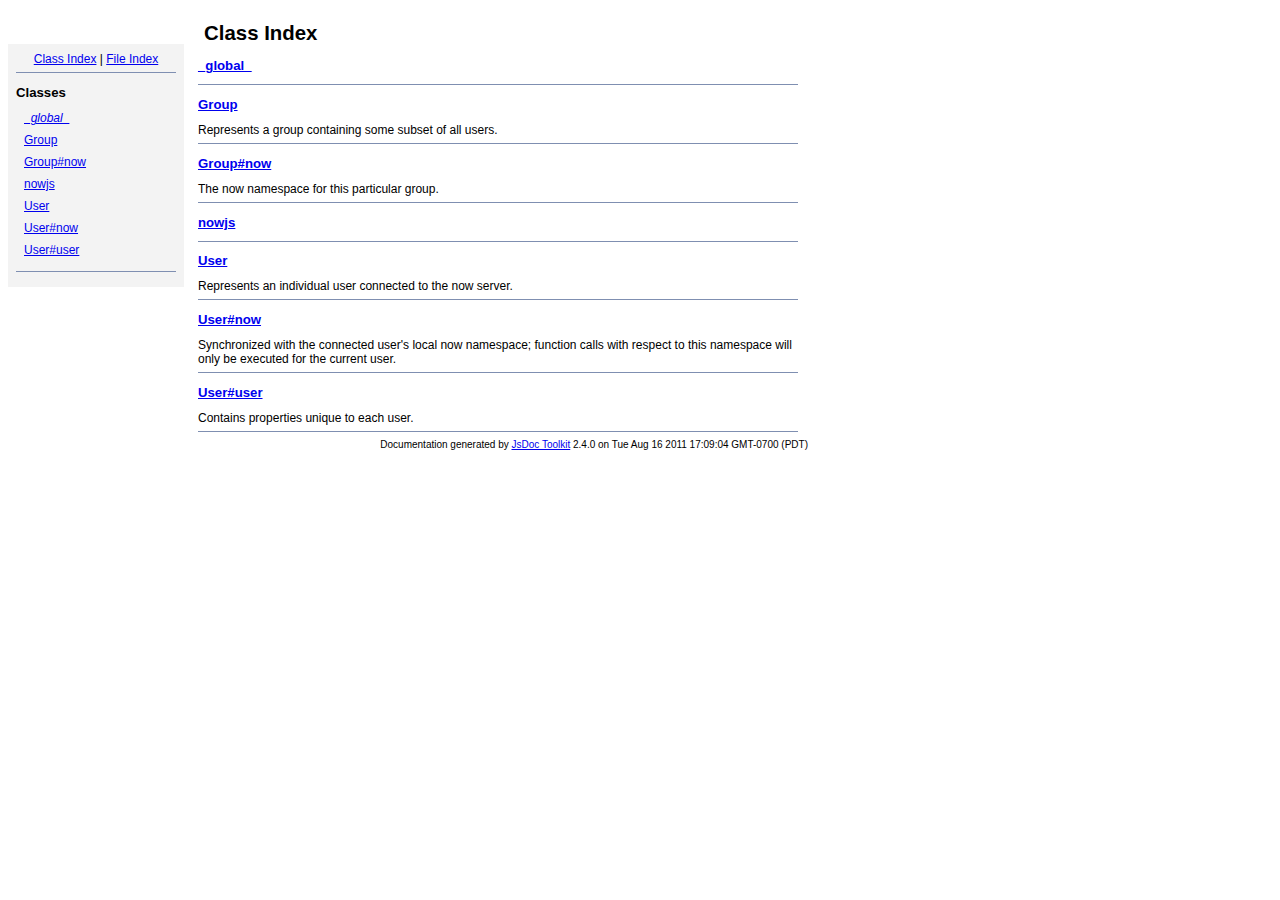
<file: node_modules/now/doc/jsdoc/index.html>
<!DOCTYPE html PUBLIC "-//W3C//DTD XHTML 1.0 Transitional//EN"
        "http://www.w3.org/TR/xhtml1/DTD/xhtml1-transitional.dtd">
<html xmlns="http://www.w3.org/1999/xhtml" xml:lang="en" lang="en">
	<head>
		<meta http-equiv="content-type" content="text/html; charset=utf8" />
		
		<title>JsDoc Reference - Index</title>
		<meta name="generator" content="JsDoc Toolkit" />
		
		<style type="text/css">
		/* default.css */
body
{
	font: 12px "Lucida Grande", Tahoma, Arial, Helvetica, sans-serif;
	width: 800px;
}

.header
{
	clear: both;
	background-color: #ccc;
	padding: 8px;
}

h1
{
	font-size: 150%;
	font-weight: bold;
	padding: 0;
	margin: 1em 0 0 .3em;
}

hr
{
	border: none 0;
	border-top: 1px solid #7F8FB1;
	height: 1px;
}

pre.code
{
	display: block;
	padding: 8px;
	border: 1px dashed #ccc;
}

#index
{
	margin-top: 24px;
	float: left;
	width: 160px;
	position: absolute;
	left: 8px;
	background-color: #F3F3F3;
	padding: 8px;
}

#content
{
	margin-left: 190px;
	width: 600px;
}

.classList
{
	list-style-type: none;
	padding: 0;
	margin: 0 0 0 8px;
	font-family: arial, sans-serif;
	font-size: 1em;
	overflow: auto;
}

.classList li
{
	padding: 0;
	margin: 0 0 8px 0;
}

.summaryTable { width: 100%; }

h1.classTitle
{
	font-size:170%;
	line-height:130%;
}

h2 { font-size: 110%; }
caption, div.sectionTitle
{
	background-color: #7F8FB1;
	color: #fff;
	font-size:130%;
	text-align: left;
	padding: 2px 6px 2px 6px;
	border: 1px #7F8FB1 solid;
}

div.sectionTitle { margin-bottom: 8px; }
.summaryTable thead { display: none; }

.summaryTable td
{
	vertical-align: top;
	padding: 4px;
	border-bottom: 1px #7F8FB1 solid;
	border-right: 1px #7F8FB1 solid;
}

/*col#summaryAttributes {}*/
.summaryTable td.attributes
{
	border-left: 1px #7F8FB1 solid;
	width: 140px;
	text-align: right;
}

td.attributes, .fixedFont
{
	line-height: 15px;
	color: #002EBE;
	font-family: "Courier New",Courier,monospace;
	font-size: 13px;
}

.summaryTable td.nameDescription
{
	text-align: left;
	font-size: 13px;
	line-height: 15px;
}

.summaryTable td.nameDescription, .description
{
	line-height: 15px;
	padding: 4px;
	padding-left: 4px;
}

.summaryTable { margin-bottom: 8px; }

ul.inheritsList
{
	list-style: square;
	margin-left: 20px;
	padding-left: 0;
}

.detailList {
	margin-left: 20px; 
	line-height: 15px;
}
.detailList dt { margin-left: 20px; }

.detailList .heading
{
	font-weight: bold;
	padding-bottom: 6px;
	margin-left: 0;
}

.light, td.attributes, .light a:link, .light a:visited
{
	color: #777;
	font-style: italic;
}

.fineprint
{
	text-align: right;
	font-size: 10px;
}
		</style>
	</head>
	
	<body>
		<div id="header">
</div>
		
		<div id="index">
			<div align="center"><a href="index.html">Class Index</a>
| <a href="files.html">File Index</a></div>
<hr />
<h2>Classes</h2>
<ul class="classList">
	
	<li><i><a href="symbols/_global_.html">_global_</a></i></li>
	
	<li><a href="symbols/Group.html">Group</a></li>
	
	<li><a href="symbols/Group%23now.html">Group#now</a></li>
	
	<li><a href="symbols/nowjs.html">nowjs</a></li>
	
	<li><a href="symbols/User.html">User</a></li>
	
	<li><a href="symbols/User%23now.html">User#now</a></li>
	
	<li><a href="symbols/User%23user.html">User#user</a></li>
	
</ul>
<hr />
		</div>
		
		<div id="content">
			<h1 class="classTitle">Class Index</h1>
			
			
			<div>
				<h2><a href="symbols/_global_.html">_global_</a></h2>
				
			</div>
			<hr />
			
			<div>
				<h2><a href="symbols/Group.html">Group</a></h2>
				Represents a group containing some subset of all
     users.
			</div>
			<hr />
			
			<div>
				<h2><a href="symbols/Group%23now.html">Group#now</a></h2>
				The now namespace for this particular group.
			</div>
			<hr />
			
			<div>
				<h2><a href="symbols/nowjs.html">nowjs</a></h2>
				
			</div>
			<hr />
			
			<div>
				<h2><a href="symbols/User.html">User</a></h2>
				Represents an individual user connected to the now
server.
			</div>
			<hr />
			
			<div>
				<h2><a href="symbols/User%23now.html">User#now</a></h2>
				Synchronized with the connected user's local now
namespace; function calls with respect to this namespace will
only be executed for the current user.
			</div>
			<hr />
			
			<div>
				<h2><a href="symbols/User%23user.html">User#user</a></h2>
				Contains properties unique to each user.
			</div>
			<hr />
			
			
		</div>
		<div class="fineprint" style="clear:both">
			
			Documentation generated by <a href="http://code.google.com/p/jsdoc-toolkit/" target="_blankt">JsDoc Toolkit</a> 2.4.0 on Tue Aug 16 2011 17:09:04 GMT-0700 (PDT)
		</div>
	</body>
</html>
</file>
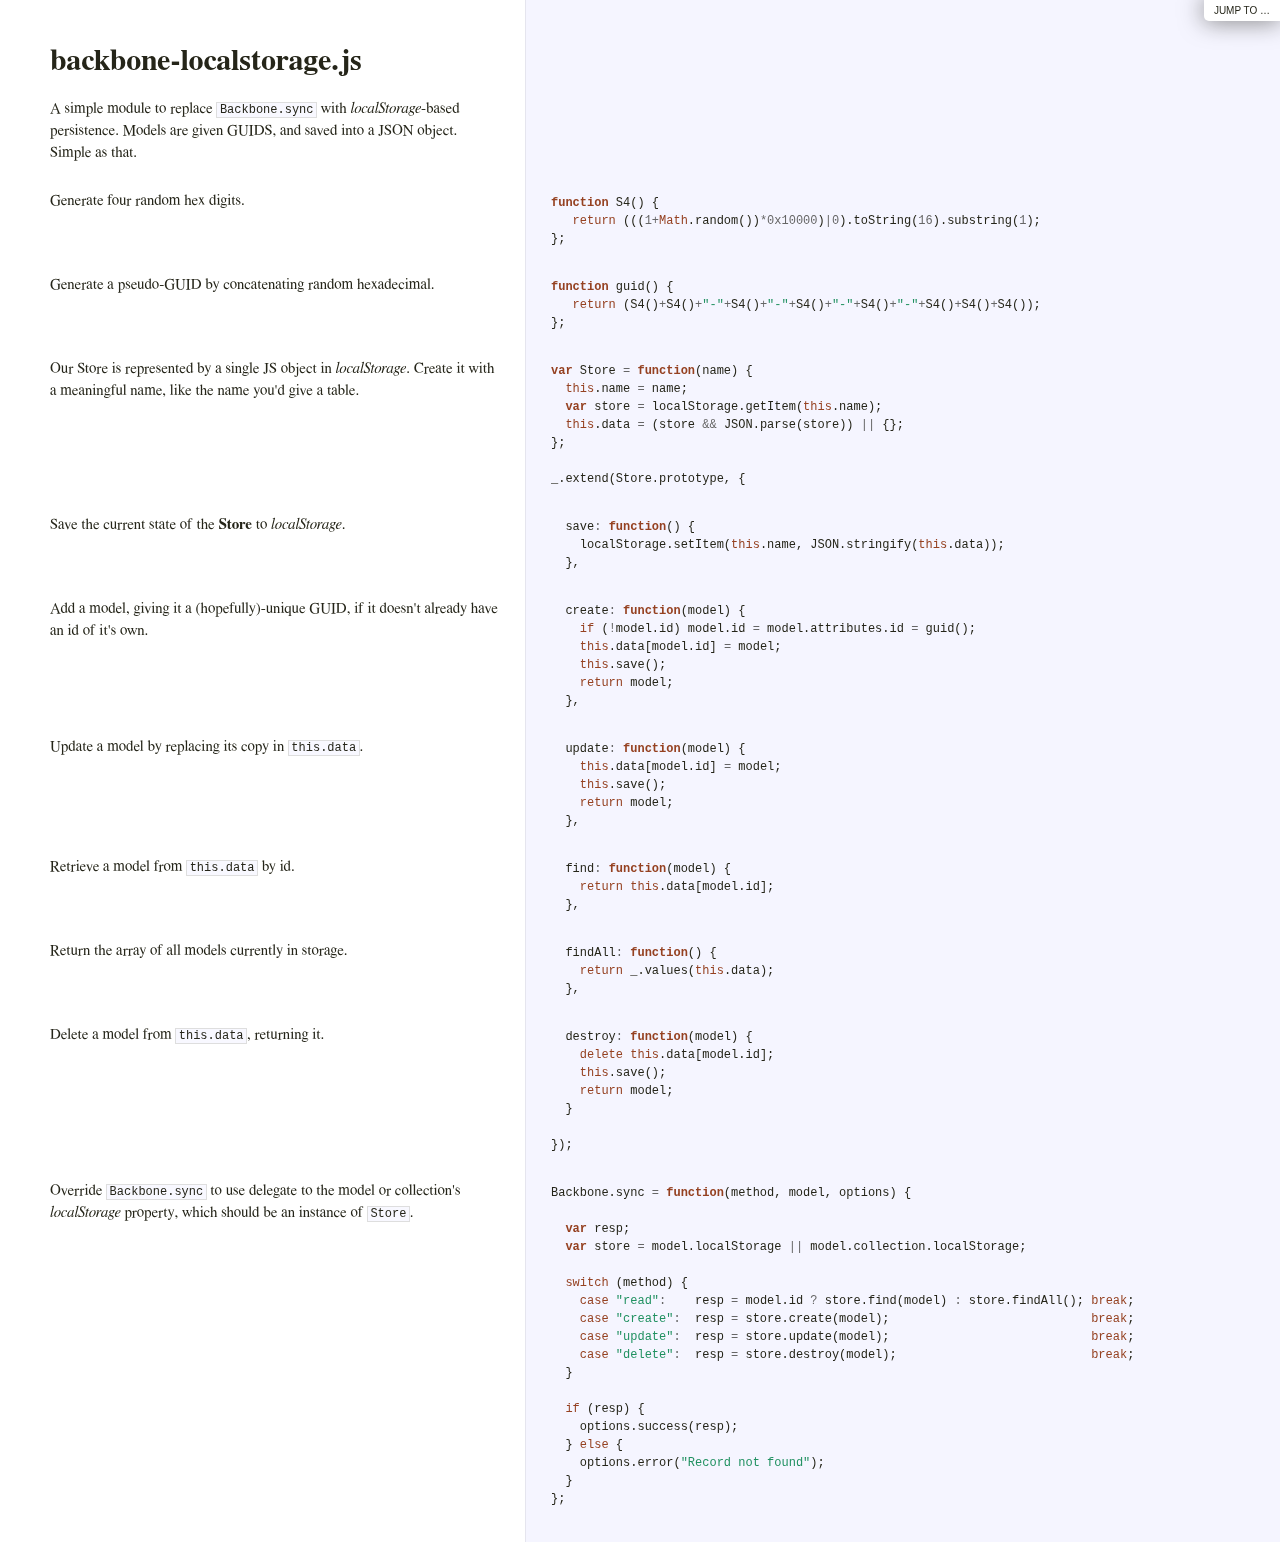
<file: node_modules/backbone/docs/backbone-localstorage.html>
<!DOCTYPE html>  <html> <head>   <title>backbone-localstorage.js</title>   <meta http-equiv="content-type" content="text/html; charset=UTF-8">   <link rel="stylesheet" media="all" href="docco.css" /> </head> <body>   <div id="container">     <div id="background"></div>            <div id="jump_to">         Jump To &hellip;         <div id="jump_wrapper">           <div id="jump_page">                                           <a class="source" href="backbone-localstorage.html">                 backbone-localstorage.js               </a>                                           <a class="source" href="todos.html">                 todos.js               </a>                        </div>         </div>       </div>          <table cellpadding="0" cellspacing="0">       <thead>         <tr>           <th class="docs">             <h1>               backbone-localstorage.js             </h1>           </th>           <th class="code">           </th>         </tr>       </thead>       <tbody>                               <tr id="section-1">             <td class="docs">               <div class="pilwrap">                 <a class="pilcrow" href="#section-1">&#182;</a>               </div>               <p>A simple module to replace <code>Backbone.sync</code> with <em>localStorage</em>-based
persistence. Models are given GUIDS, and saved into a JSON object. Simple
as that.</p>             </td>             <td class="code">               <div class="highlight"><pre></pre></div>             </td>           </tr>                               <tr id="section-2">             <td class="docs">               <div class="pilwrap">                 <a class="pilcrow" href="#section-2">&#182;</a>               </div>               <p>Generate four random hex digits.</p>             </td>             <td class="code">               <div class="highlight"><pre><span class="kd">function</span> <span class="nx">S4</span><span class="p">()</span> <span class="p">{</span>
   <span class="k">return</span> <span class="p">(((</span><span class="mi">1</span><span class="o">+</span><span class="nb">Math</span><span class="p">.</span><span class="nx">random</span><span class="p">())</span><span class="o">*</span><span class="mh">0x10000</span><span class="p">)</span><span class="o">|</span><span class="mi">0</span><span class="p">).</span><span class="nx">toString</span><span class="p">(</span><span class="mi">16</span><span class="p">).</span><span class="nx">substring</span><span class="p">(</span><span class="mi">1</span><span class="p">);</span>
<span class="p">};</span></pre></div>             </td>           </tr>                               <tr id="section-3">             <td class="docs">               <div class="pilwrap">                 <a class="pilcrow" href="#section-3">&#182;</a>               </div>               <p>Generate a pseudo-GUID by concatenating random hexadecimal.</p>             </td>             <td class="code">               <div class="highlight"><pre><span class="kd">function</span> <span class="nx">guid</span><span class="p">()</span> <span class="p">{</span>
   <span class="k">return</span> <span class="p">(</span><span class="nx">S4</span><span class="p">()</span><span class="o">+</span><span class="nx">S4</span><span class="p">()</span><span class="o">+</span><span class="s2">&quot;-&quot;</span><span class="o">+</span><span class="nx">S4</span><span class="p">()</span><span class="o">+</span><span class="s2">&quot;-&quot;</span><span class="o">+</span><span class="nx">S4</span><span class="p">()</span><span class="o">+</span><span class="s2">&quot;-&quot;</span><span class="o">+</span><span class="nx">S4</span><span class="p">()</span><span class="o">+</span><span class="s2">&quot;-&quot;</span><span class="o">+</span><span class="nx">S4</span><span class="p">()</span><span class="o">+</span><span class="nx">S4</span><span class="p">()</span><span class="o">+</span><span class="nx">S4</span><span class="p">());</span>
<span class="p">};</span></pre></div>             </td>           </tr>                               <tr id="section-4">             <td class="docs">               <div class="pilwrap">                 <a class="pilcrow" href="#section-4">&#182;</a>               </div>               <p>Our Store is represented by a single JS object in <em>localStorage</em>. Create it
with a meaningful name, like the name you'd give a table.</p>             </td>             <td class="code">               <div class="highlight"><pre><span class="kd">var</span> <span class="nx">Store</span> <span class="o">=</span> <span class="kd">function</span><span class="p">(</span><span class="nx">name</span><span class="p">)</span> <span class="p">{</span>
  <span class="k">this</span><span class="p">.</span><span class="nx">name</span> <span class="o">=</span> <span class="nx">name</span><span class="p">;</span>
  <span class="kd">var</span> <span class="nx">store</span> <span class="o">=</span> <span class="nx">localStorage</span><span class="p">.</span><span class="nx">getItem</span><span class="p">(</span><span class="k">this</span><span class="p">.</span><span class="nx">name</span><span class="p">);</span>
  <span class="k">this</span><span class="p">.</span><span class="nx">data</span> <span class="o">=</span> <span class="p">(</span><span class="nx">store</span> <span class="o">&amp;&amp;</span> <span class="nx">JSON</span><span class="p">.</span><span class="nx">parse</span><span class="p">(</span><span class="nx">store</span><span class="p">))</span> <span class="o">||</span> <span class="p">{};</span>
<span class="p">};</span>

<span class="nx">_</span><span class="p">.</span><span class="nx">extend</span><span class="p">(</span><span class="nx">Store</span><span class="p">.</span><span class="nx">prototype</span><span class="p">,</span> <span class="p">{</span></pre></div>             </td>           </tr>                               <tr id="section-5">             <td class="docs">               <div class="pilwrap">                 <a class="pilcrow" href="#section-5">&#182;</a>               </div>               <p>Save the current state of the <strong>Store</strong> to <em>localStorage</em>.</p>             </td>             <td class="code">               <div class="highlight"><pre>  <span class="nx">save</span><span class="o">:</span> <span class="kd">function</span><span class="p">()</span> <span class="p">{</span>
    <span class="nx">localStorage</span><span class="p">.</span><span class="nx">setItem</span><span class="p">(</span><span class="k">this</span><span class="p">.</span><span class="nx">name</span><span class="p">,</span> <span class="nx">JSON</span><span class="p">.</span><span class="nx">stringify</span><span class="p">(</span><span class="k">this</span><span class="p">.</span><span class="nx">data</span><span class="p">));</span>
  <span class="p">},</span></pre></div>             </td>           </tr>                               <tr id="section-6">             <td class="docs">               <div class="pilwrap">                 <a class="pilcrow" href="#section-6">&#182;</a>               </div>               <p>Add a model, giving it a (hopefully)-unique GUID, if it doesn't already
have an id of it's own.</p>             </td>             <td class="code">               <div class="highlight"><pre>  <span class="nx">create</span><span class="o">:</span> <span class="kd">function</span><span class="p">(</span><span class="nx">model</span><span class="p">)</span> <span class="p">{</span>
    <span class="k">if</span> <span class="p">(</span><span class="o">!</span><span class="nx">model</span><span class="p">.</span><span class="nx">id</span><span class="p">)</span> <span class="nx">model</span><span class="p">.</span><span class="nx">id</span> <span class="o">=</span> <span class="nx">model</span><span class="p">.</span><span class="nx">attributes</span><span class="p">.</span><span class="nx">id</span> <span class="o">=</span> <span class="nx">guid</span><span class="p">();</span>
    <span class="k">this</span><span class="p">.</span><span class="nx">data</span><span class="p">[</span><span class="nx">model</span><span class="p">.</span><span class="nx">id</span><span class="p">]</span> <span class="o">=</span> <span class="nx">model</span><span class="p">;</span>
    <span class="k">this</span><span class="p">.</span><span class="nx">save</span><span class="p">();</span>
    <span class="k">return</span> <span class="nx">model</span><span class="p">;</span>
  <span class="p">},</span></pre></div>             </td>           </tr>                               <tr id="section-7">             <td class="docs">               <div class="pilwrap">                 <a class="pilcrow" href="#section-7">&#182;</a>               </div>               <p>Update a model by replacing its copy in <code>this.data</code>.</p>             </td>             <td class="code">               <div class="highlight"><pre>  <span class="nx">update</span><span class="o">:</span> <span class="kd">function</span><span class="p">(</span><span class="nx">model</span><span class="p">)</span> <span class="p">{</span>
    <span class="k">this</span><span class="p">.</span><span class="nx">data</span><span class="p">[</span><span class="nx">model</span><span class="p">.</span><span class="nx">id</span><span class="p">]</span> <span class="o">=</span> <span class="nx">model</span><span class="p">;</span>
    <span class="k">this</span><span class="p">.</span><span class="nx">save</span><span class="p">();</span>
    <span class="k">return</span> <span class="nx">model</span><span class="p">;</span>
  <span class="p">},</span></pre></div>             </td>           </tr>                               <tr id="section-8">             <td class="docs">               <div class="pilwrap">                 <a class="pilcrow" href="#section-8">&#182;</a>               </div>               <p>Retrieve a model from <code>this.data</code> by id.</p>             </td>             <td class="code">               <div class="highlight"><pre>  <span class="nx">find</span><span class="o">:</span> <span class="kd">function</span><span class="p">(</span><span class="nx">model</span><span class="p">)</span> <span class="p">{</span>
    <span class="k">return</span> <span class="k">this</span><span class="p">.</span><span class="nx">data</span><span class="p">[</span><span class="nx">model</span><span class="p">.</span><span class="nx">id</span><span class="p">];</span>
  <span class="p">},</span></pre></div>             </td>           </tr>                               <tr id="section-9">             <td class="docs">               <div class="pilwrap">                 <a class="pilcrow" href="#section-9">&#182;</a>               </div>               <p>Return the array of all models currently in storage.</p>             </td>             <td class="code">               <div class="highlight"><pre>  <span class="nx">findAll</span><span class="o">:</span> <span class="kd">function</span><span class="p">()</span> <span class="p">{</span>
    <span class="k">return</span> <span class="nx">_</span><span class="p">.</span><span class="nx">values</span><span class="p">(</span><span class="k">this</span><span class="p">.</span><span class="nx">data</span><span class="p">);</span>
  <span class="p">},</span></pre></div>             </td>           </tr>                               <tr id="section-10">             <td class="docs">               <div class="pilwrap">                 <a class="pilcrow" href="#section-10">&#182;</a>               </div>               <p>Delete a model from <code>this.data</code>, returning it.</p>             </td>             <td class="code">               <div class="highlight"><pre>  <span class="nx">destroy</span><span class="o">:</span> <span class="kd">function</span><span class="p">(</span><span class="nx">model</span><span class="p">)</span> <span class="p">{</span>
    <span class="k">delete</span> <span class="k">this</span><span class="p">.</span><span class="nx">data</span><span class="p">[</span><span class="nx">model</span><span class="p">.</span><span class="nx">id</span><span class="p">];</span>
    <span class="k">this</span><span class="p">.</span><span class="nx">save</span><span class="p">();</span>
    <span class="k">return</span> <span class="nx">model</span><span class="p">;</span>
  <span class="p">}</span>

<span class="p">});</span></pre></div>             </td>           </tr>                               <tr id="section-11">             <td class="docs">               <div class="pilwrap">                 <a class="pilcrow" href="#section-11">&#182;</a>               </div>               <p>Override <code>Backbone.sync</code> to use delegate to the model or collection's
<em>localStorage</em> property, which should be an instance of <code>Store</code>.</p>             </td>             <td class="code">               <div class="highlight"><pre><span class="nx">Backbone</span><span class="p">.</span><span class="nx">sync</span> <span class="o">=</span> <span class="kd">function</span><span class="p">(</span><span class="nx">method</span><span class="p">,</span> <span class="nx">model</span><span class="p">,</span> <span class="nx">options</span><span class="p">)</span> <span class="p">{</span>

  <span class="kd">var</span> <span class="nx">resp</span><span class="p">;</span>
  <span class="kd">var</span> <span class="nx">store</span> <span class="o">=</span> <span class="nx">model</span><span class="p">.</span><span class="nx">localStorage</span> <span class="o">||</span> <span class="nx">model</span><span class="p">.</span><span class="nx">collection</span><span class="p">.</span><span class="nx">localStorage</span><span class="p">;</span>

  <span class="k">switch</span> <span class="p">(</span><span class="nx">method</span><span class="p">)</span> <span class="p">{</span>
    <span class="k">case</span> <span class="s2">&quot;read&quot;</span><span class="o">:</span>    <span class="nx">resp</span> <span class="o">=</span> <span class="nx">model</span><span class="p">.</span><span class="nx">id</span> <span class="o">?</span> <span class="nx">store</span><span class="p">.</span><span class="nx">find</span><span class="p">(</span><span class="nx">model</span><span class="p">)</span> <span class="o">:</span> <span class="nx">store</span><span class="p">.</span><span class="nx">findAll</span><span class="p">();</span> <span class="k">break</span><span class="p">;</span>
    <span class="k">case</span> <span class="s2">&quot;create&quot;</span><span class="o">:</span>  <span class="nx">resp</span> <span class="o">=</span> <span class="nx">store</span><span class="p">.</span><span class="nx">create</span><span class="p">(</span><span class="nx">model</span><span class="p">);</span>                            <span class="k">break</span><span class="p">;</span>
    <span class="k">case</span> <span class="s2">&quot;update&quot;</span><span class="o">:</span>  <span class="nx">resp</span> <span class="o">=</span> <span class="nx">store</span><span class="p">.</span><span class="nx">update</span><span class="p">(</span><span class="nx">model</span><span class="p">);</span>                            <span class="k">break</span><span class="p">;</span>
    <span class="k">case</span> <span class="s2">&quot;delete&quot;</span><span class="o">:</span>  <span class="nx">resp</span> <span class="o">=</span> <span class="nx">store</span><span class="p">.</span><span class="nx">destroy</span><span class="p">(</span><span class="nx">model</span><span class="p">);</span>                           <span class="k">break</span><span class="p">;</span>
  <span class="p">}</span>

  <span class="k">if</span> <span class="p">(</span><span class="nx">resp</span><span class="p">)</span> <span class="p">{</span>
    <span class="nx">options</span><span class="p">.</span><span class="nx">success</span><span class="p">(</span><span class="nx">resp</span><span class="p">);</span>
  <span class="p">}</span> <span class="k">else</span> <span class="p">{</span>
    <span class="nx">options</span><span class="p">.</span><span class="nx">error</span><span class="p">(</span><span class="s2">&quot;Record not found&quot;</span><span class="p">);</span>
  <span class="p">}</span>
<span class="p">};</span>

</pre></div>             </td>           </tr>                </tbody>     </table>   </div> </body> </html>
</file>
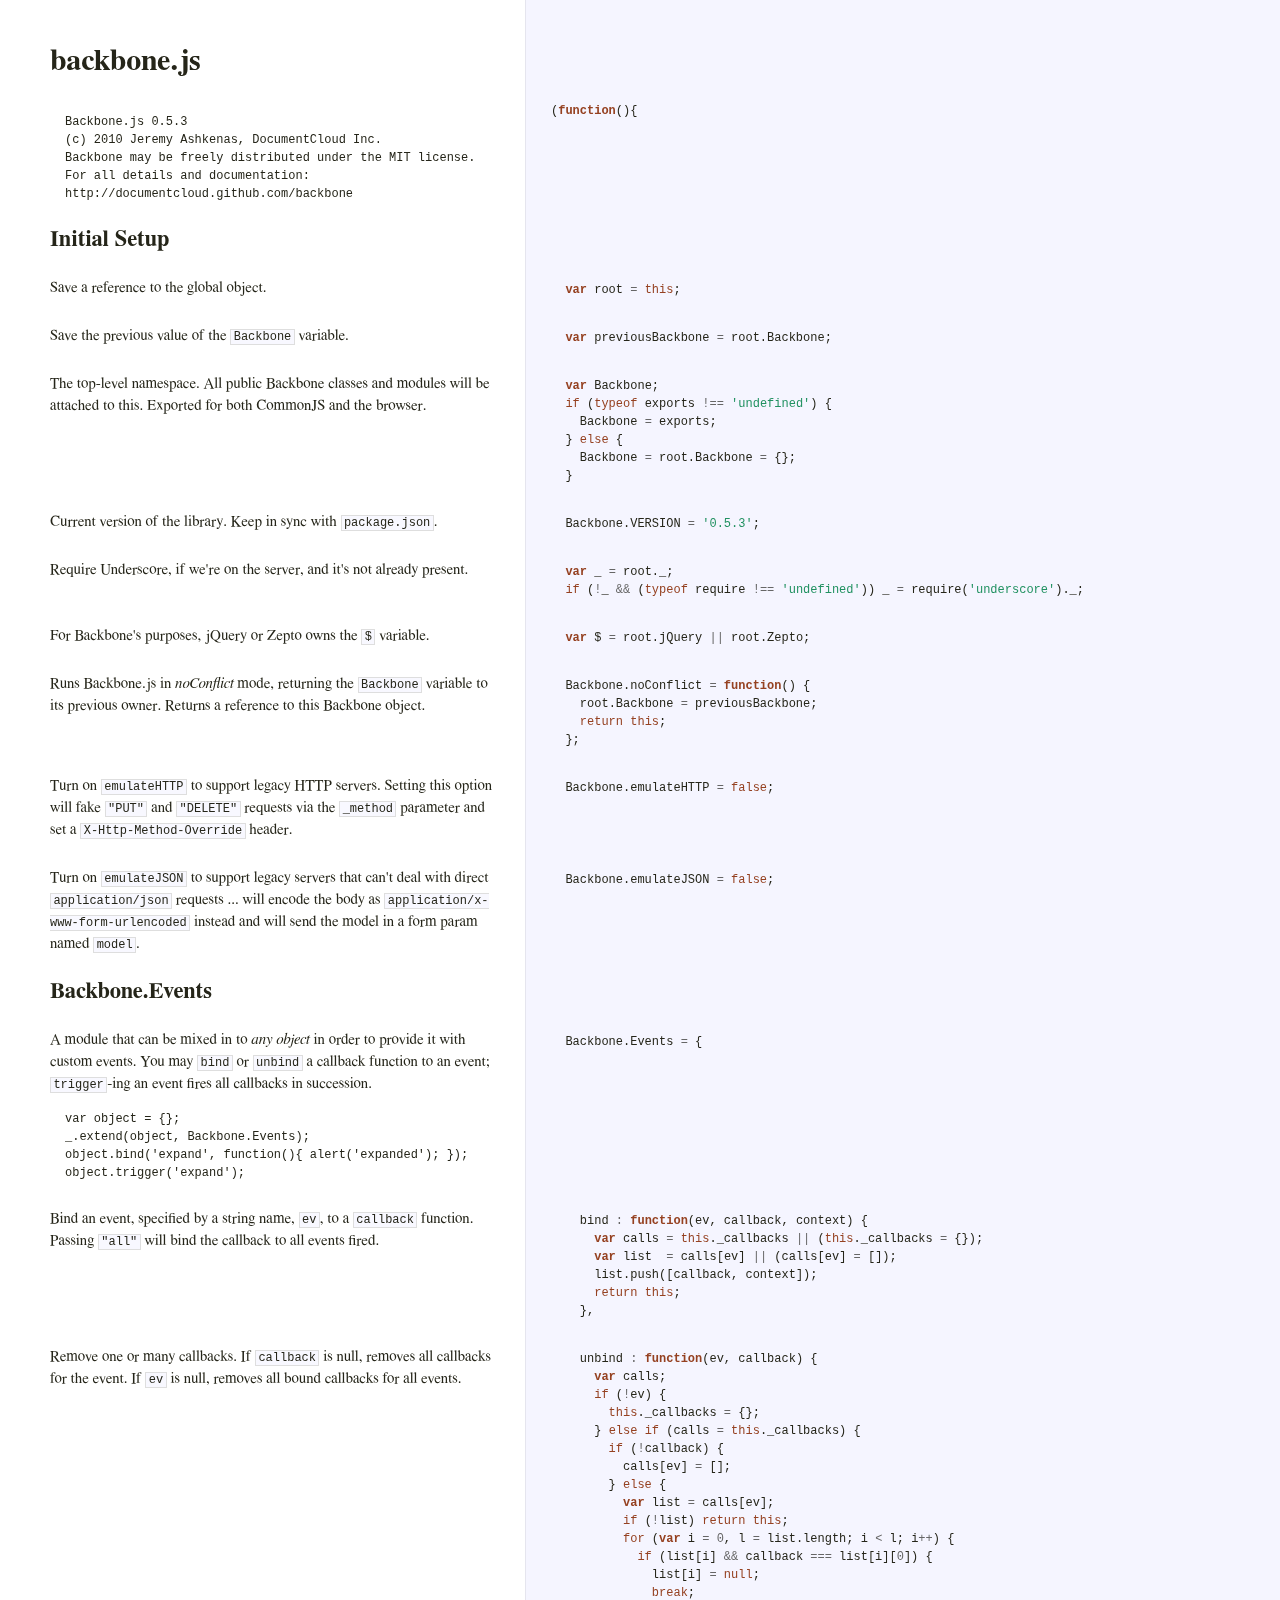
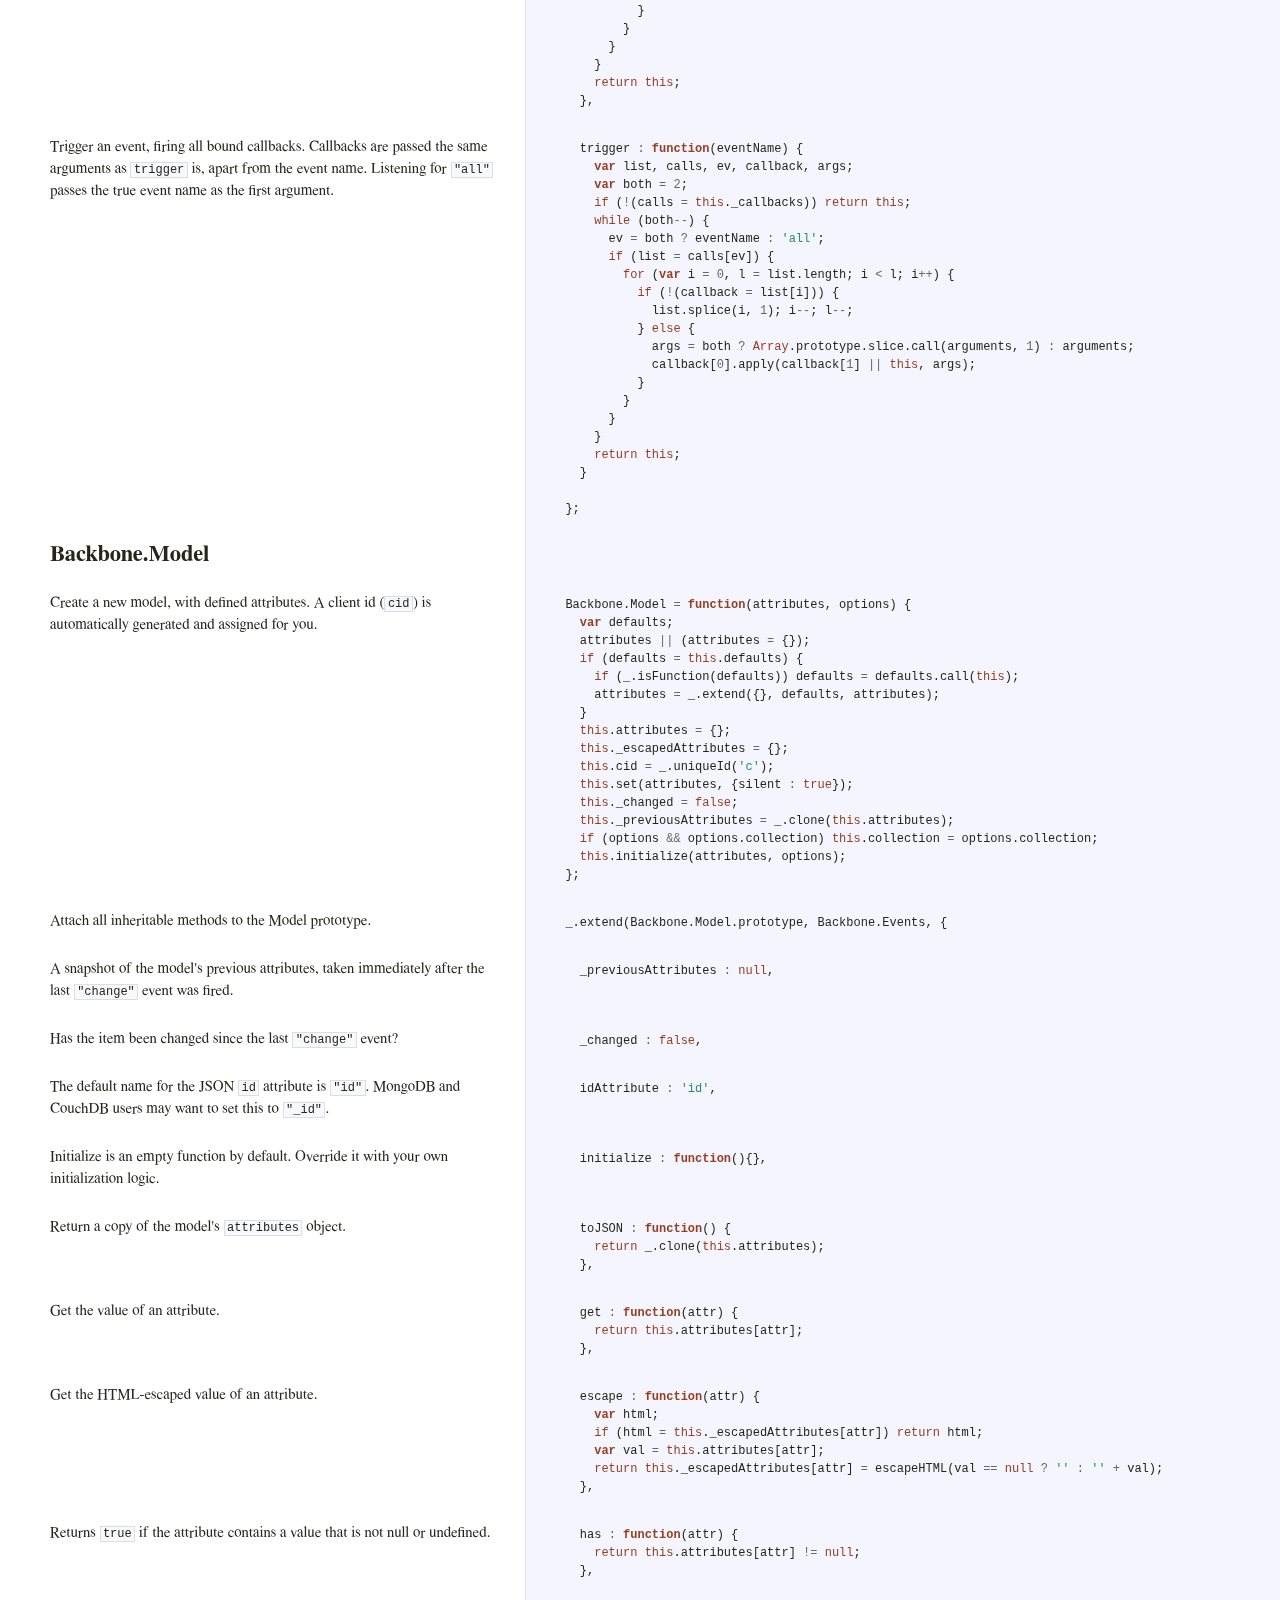
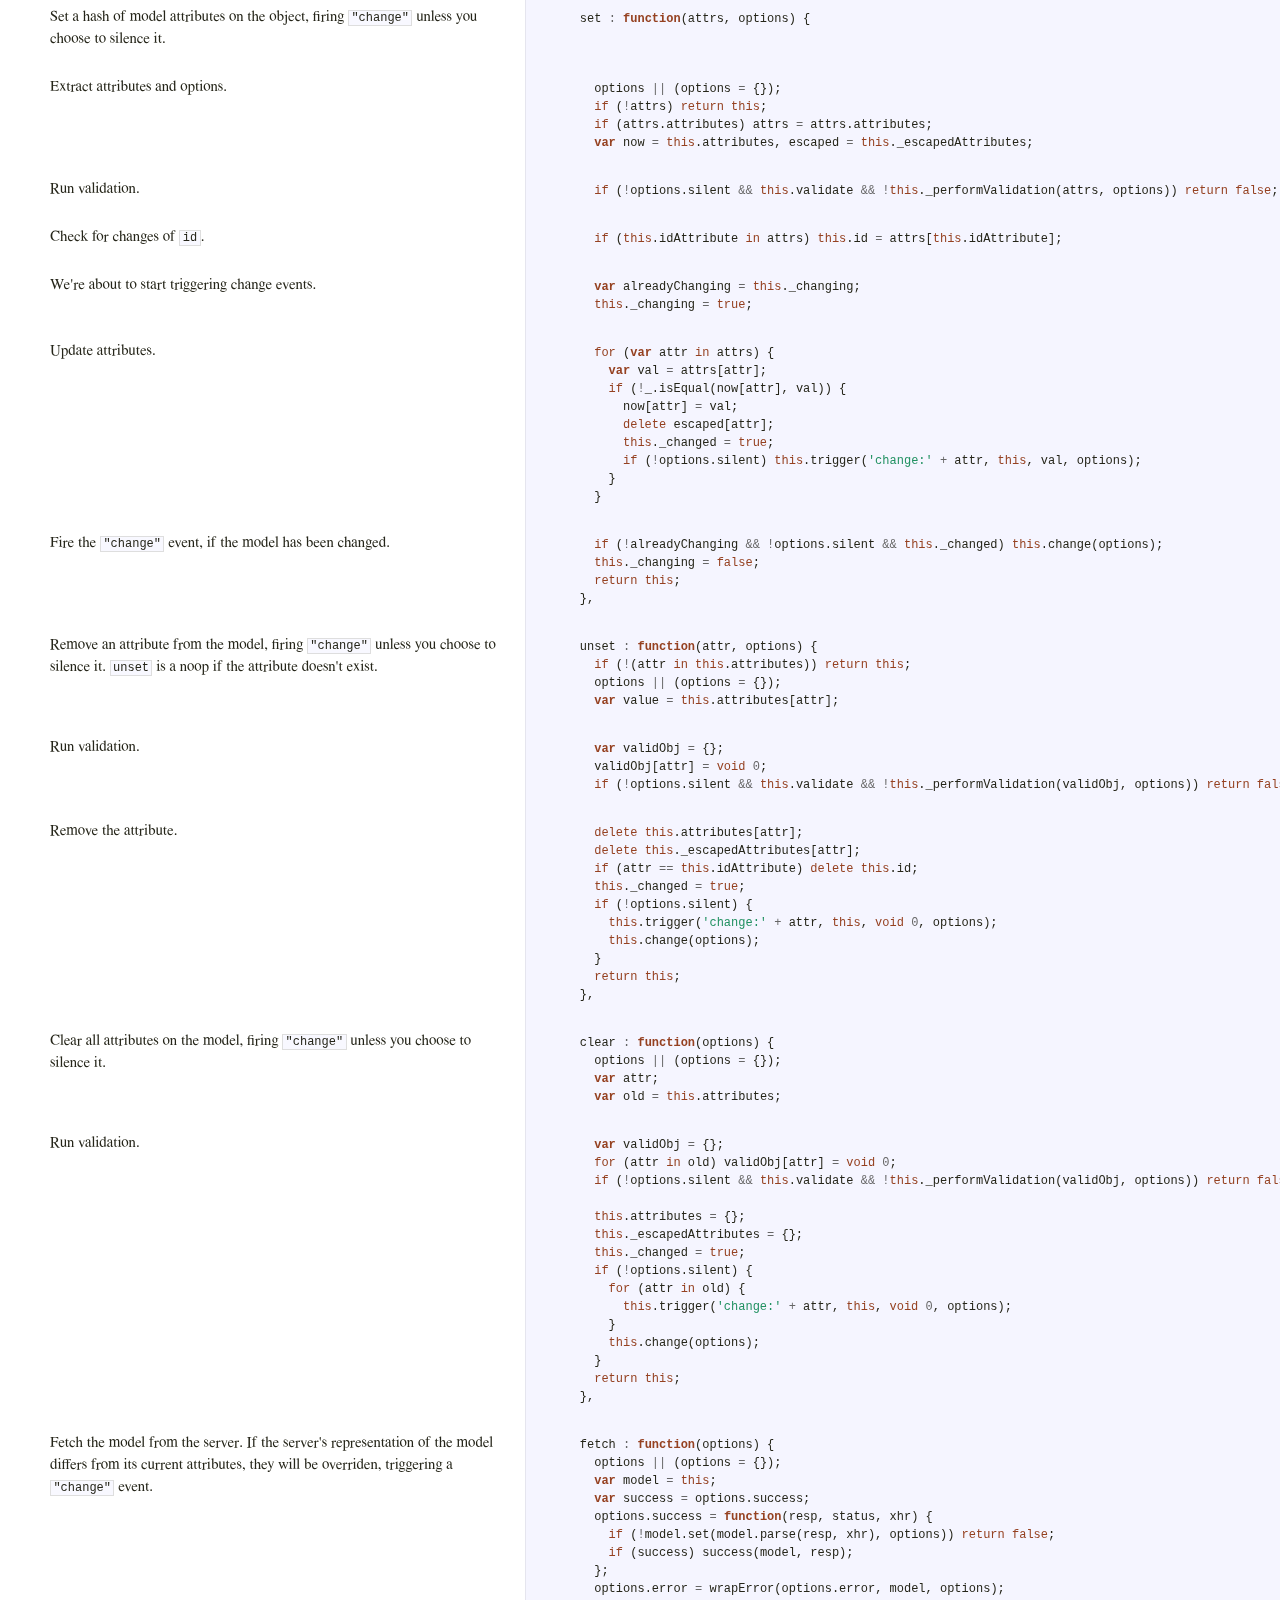
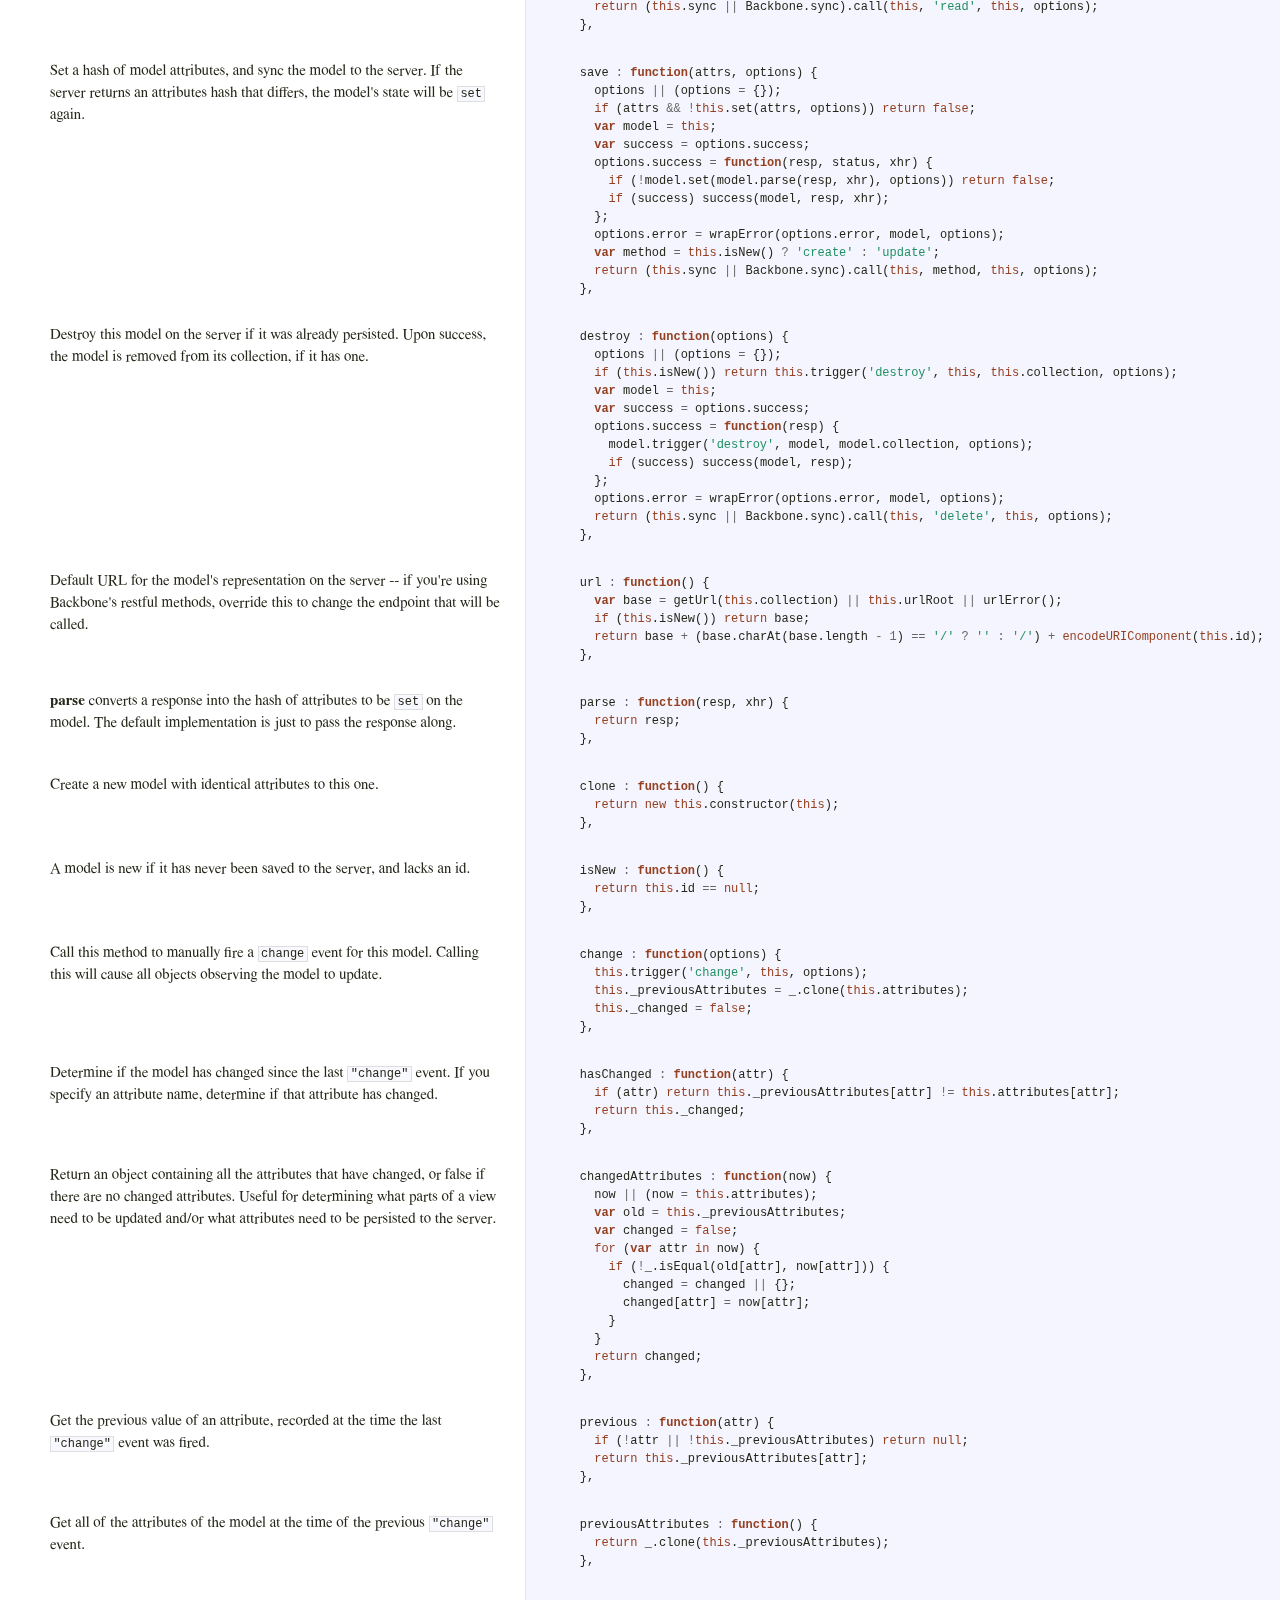
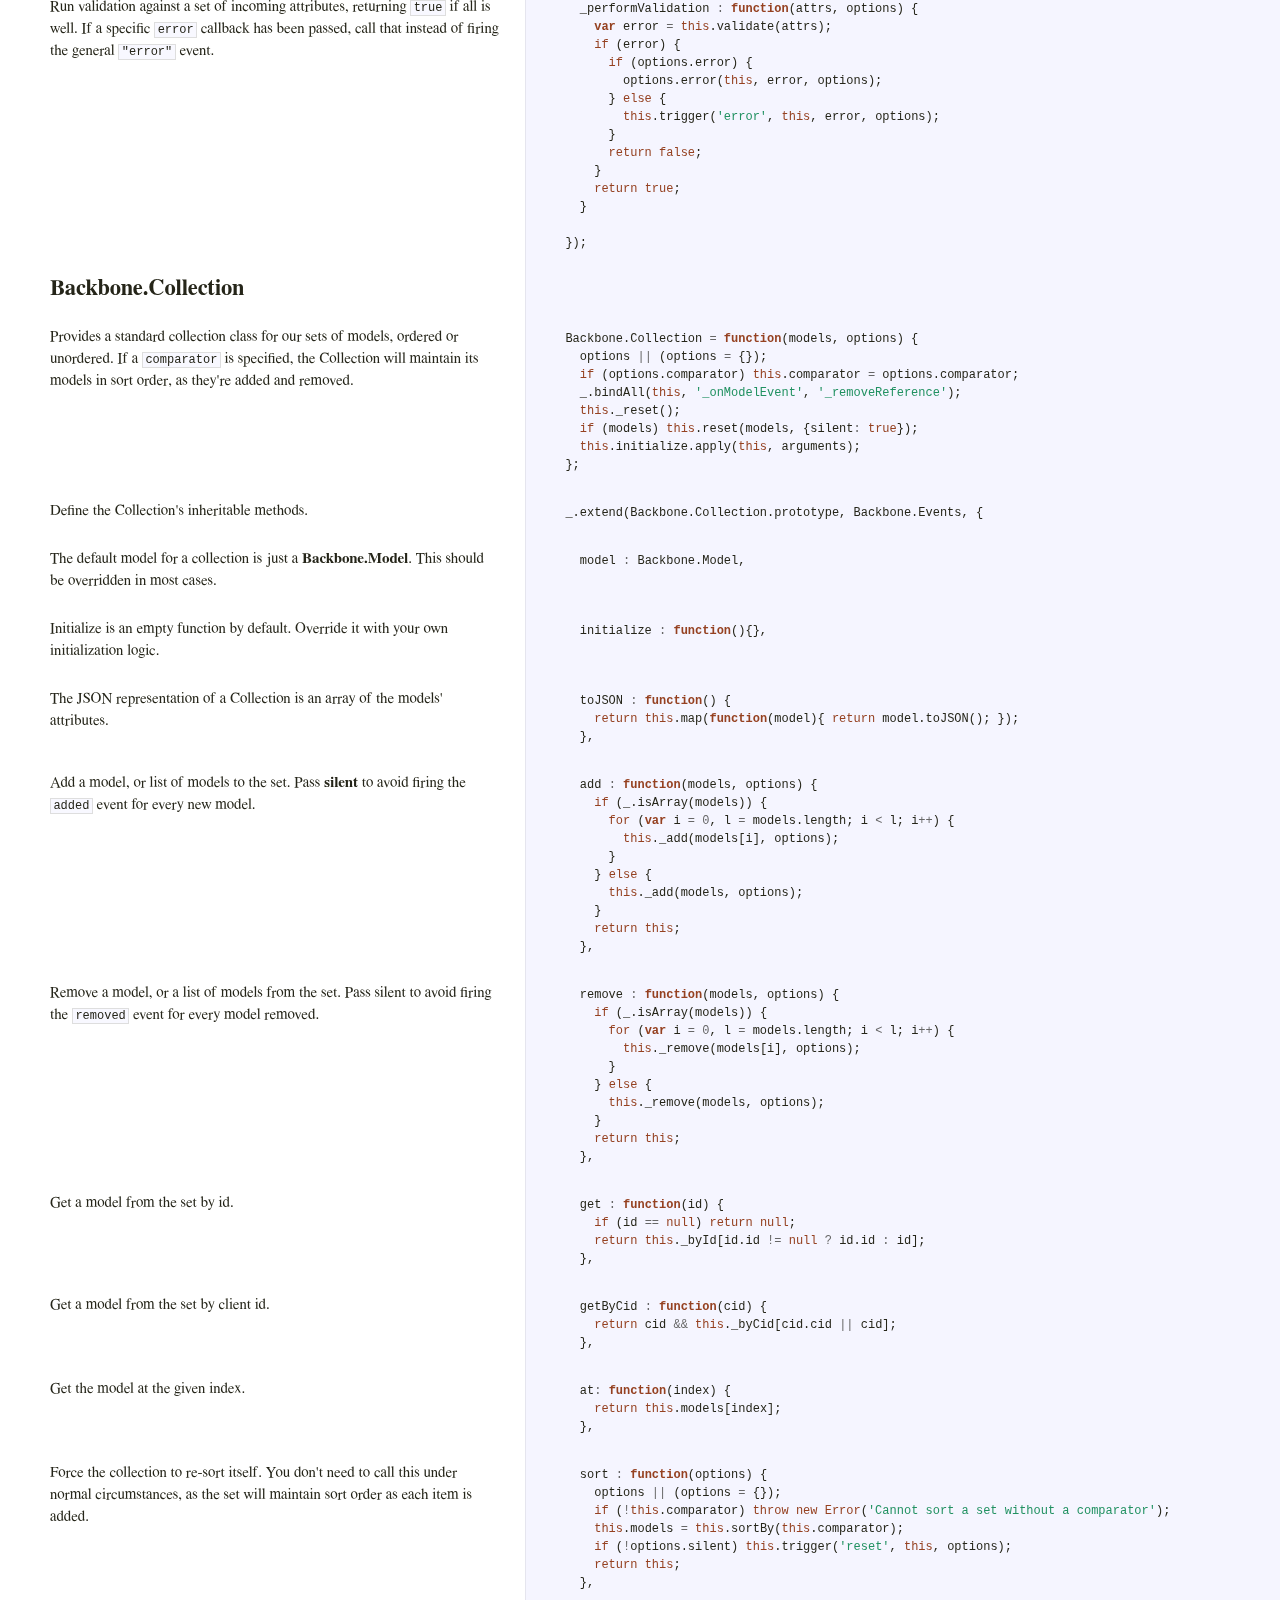
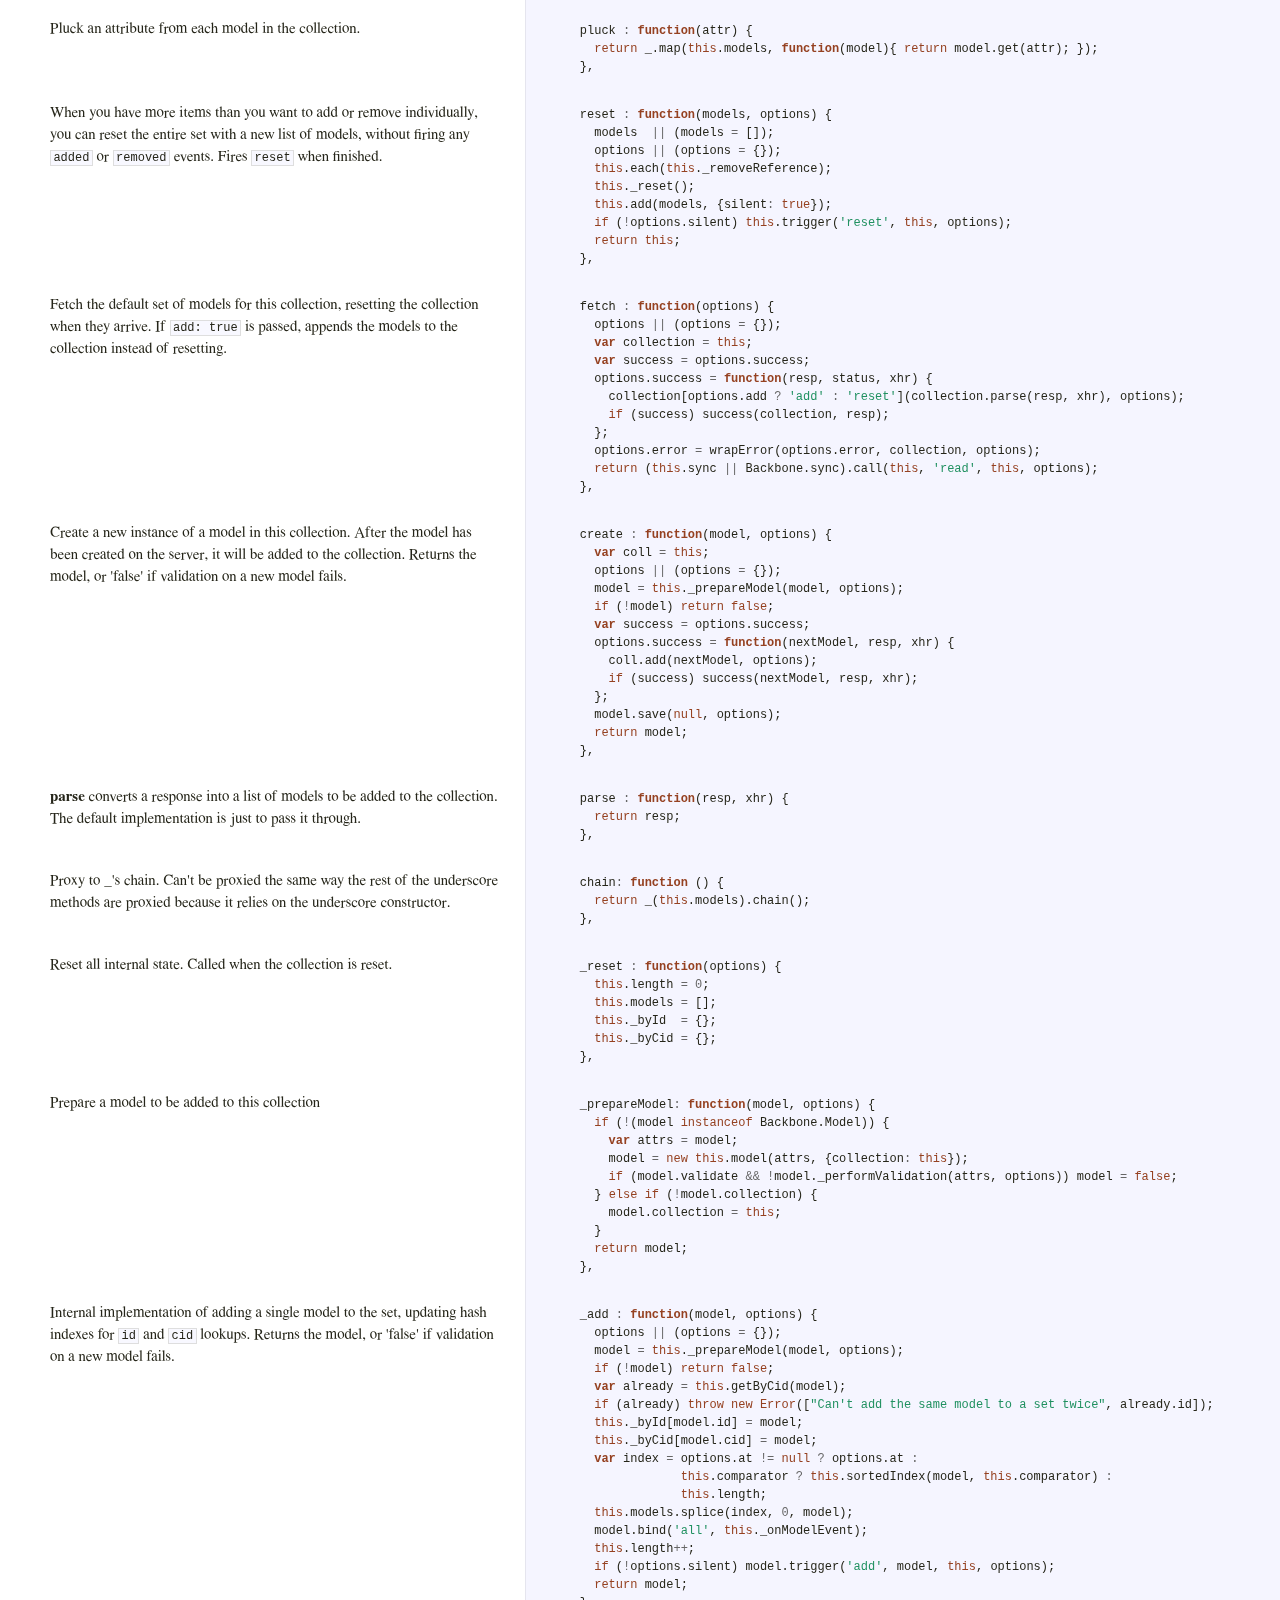
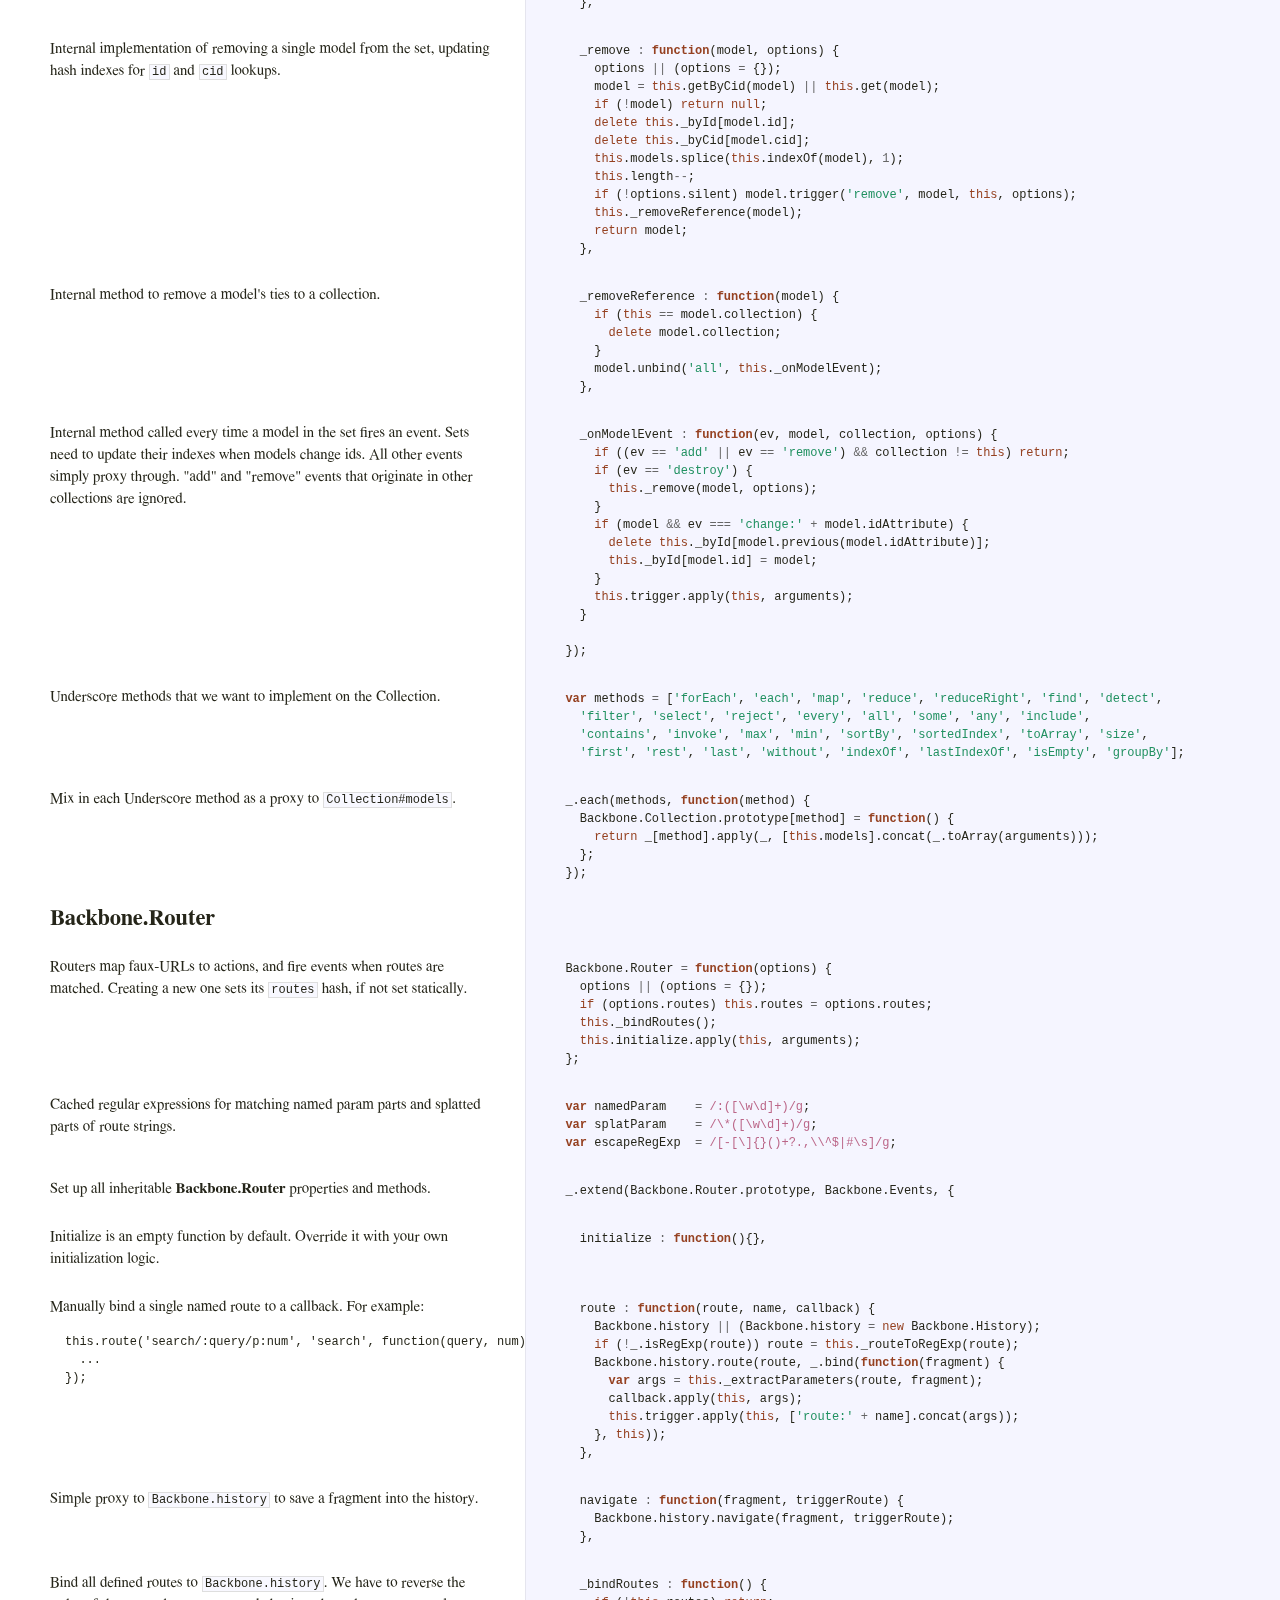
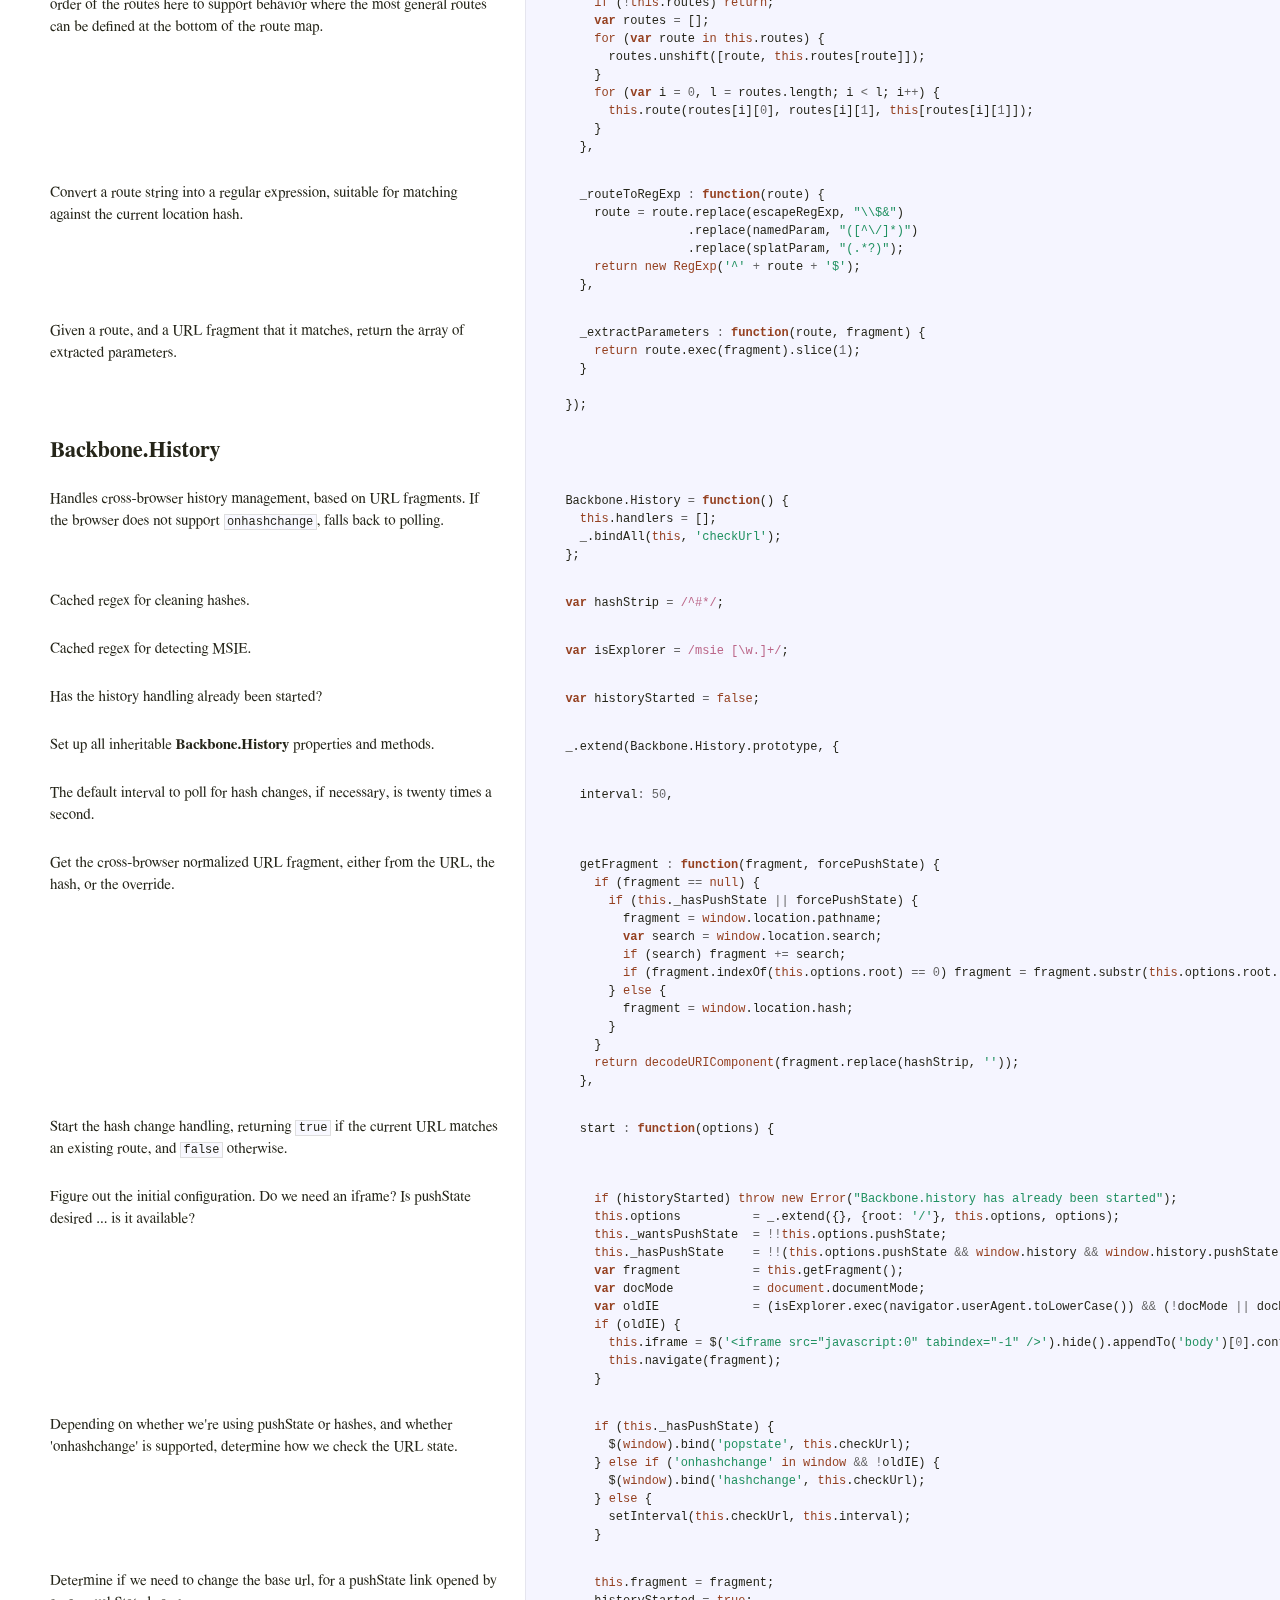
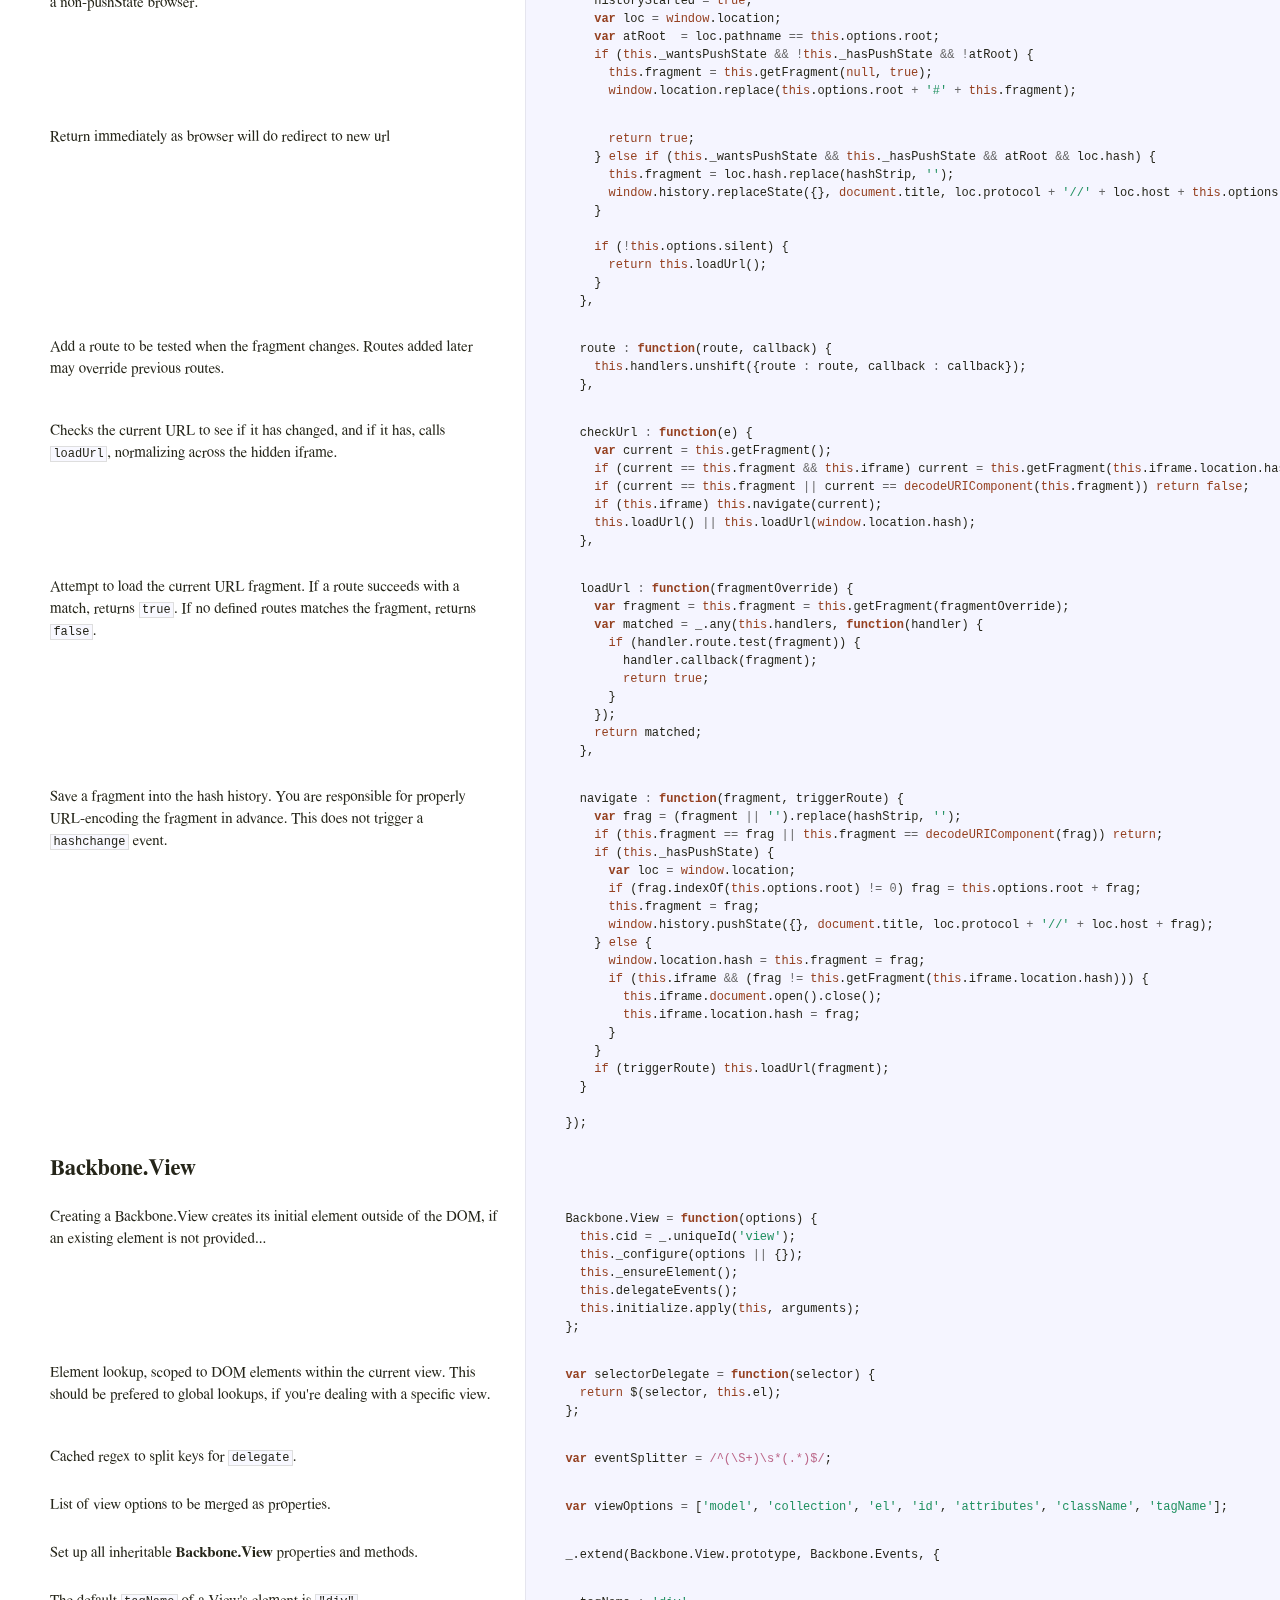
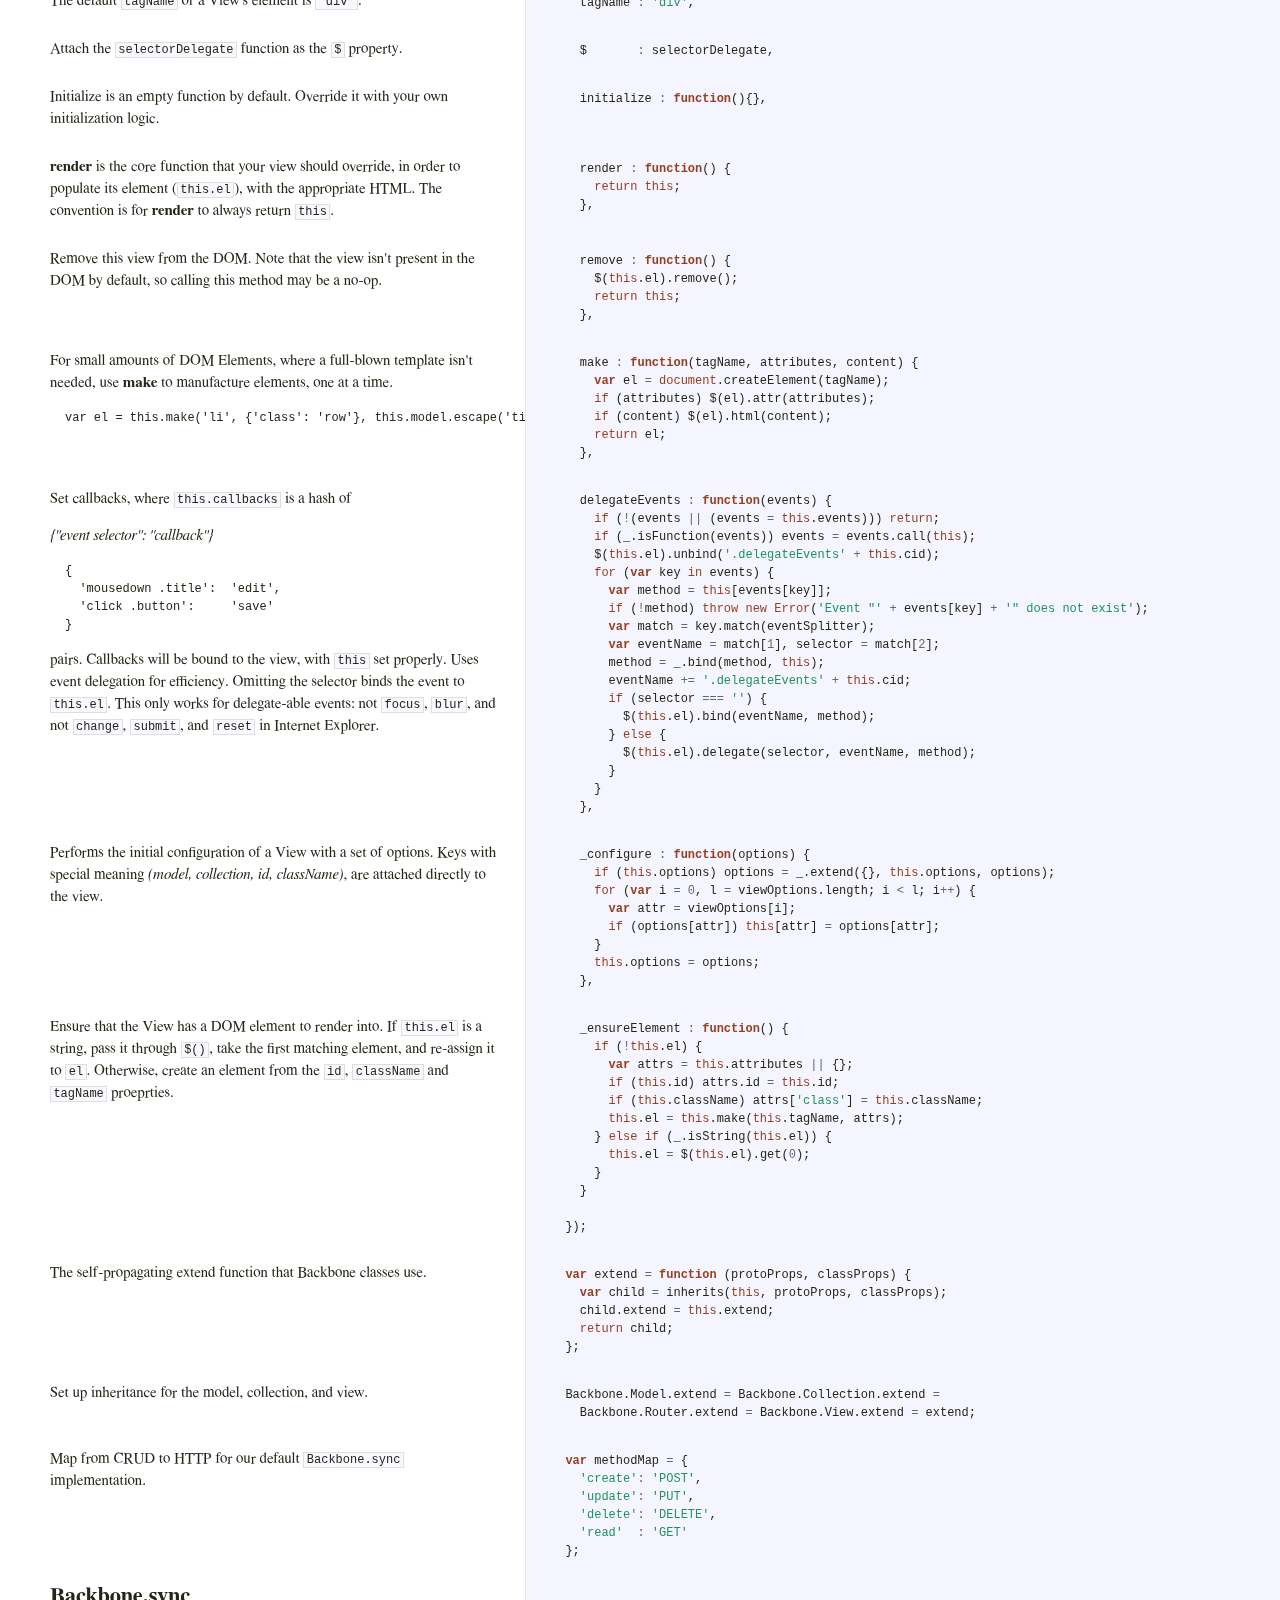
<file: node_modules/backbone/docs/backbone.html>
<!DOCTYPE html>  <html> <head>   <title>backbone.js</title>   <meta http-equiv="content-type" content="text/html; charset=UTF-8">   <link rel="stylesheet" media="all" href="docco.css" /> </head> <body>   <div id="container">     <div id="background"></div>          <table cellpadding="0" cellspacing="0">       <thead>         <tr>           <th class="docs">             <h1>               backbone.js             </h1>           </th>           <th class="code">           </th>         </tr>       </thead>       <tbody>                               <tr id="section-1">             <td class="docs">               <div class="pilwrap">                 <a class="pilcrow" href="#section-1">&#182;</a>               </div>               <pre><code>Backbone.js 0.5.3
(c) 2010 Jeremy Ashkenas, DocumentCloud Inc.
Backbone may be freely distributed under the MIT license.
For all details and documentation:
http://documentcloud.github.com/backbone
</code></pre>             </td>             <td class="code">               <div class="highlight"><pre><span class="p">(</span><span class="kd">function</span><span class="p">(){</span></pre></div>             </td>           </tr>                               <tr id="section-2">             <td class="docs">               <div class="pilwrap">                 <a class="pilcrow" href="#section-2">&#182;</a>               </div>               <h2>Initial Setup</h2>             </td>             <td class="code">               <div class="highlight"><pre></pre></div>             </td>           </tr>                               <tr id="section-3">             <td class="docs">               <div class="pilwrap">                 <a class="pilcrow" href="#section-3">&#182;</a>               </div>               <p>Save a reference to the global object.</p>             </td>             <td class="code">               <div class="highlight"><pre>  <span class="kd">var</span> <span class="nx">root</span> <span class="o">=</span> <span class="k">this</span><span class="p">;</span></pre></div>             </td>           </tr>                               <tr id="section-4">             <td class="docs">               <div class="pilwrap">                 <a class="pilcrow" href="#section-4">&#182;</a>               </div>               <p>Save the previous value of the <code>Backbone</code> variable.</p>             </td>             <td class="code">               <div class="highlight"><pre>  <span class="kd">var</span> <span class="nx">previousBackbone</span> <span class="o">=</span> <span class="nx">root</span><span class="p">.</span><span class="nx">Backbone</span><span class="p">;</span></pre></div>             </td>           </tr>                               <tr id="section-5">             <td class="docs">               <div class="pilwrap">                 <a class="pilcrow" href="#section-5">&#182;</a>               </div>               <p>The top-level namespace. All public Backbone classes and modules will
be attached to this. Exported for both CommonJS and the browser.</p>             </td>             <td class="code">               <div class="highlight"><pre>  <span class="kd">var</span> <span class="nx">Backbone</span><span class="p">;</span>
  <span class="k">if</span> <span class="p">(</span><span class="k">typeof</span> <span class="nx">exports</span> <span class="o">!==</span> <span class="s1">&#39;undefined&#39;</span><span class="p">)</span> <span class="p">{</span>
    <span class="nx">Backbone</span> <span class="o">=</span> <span class="nx">exports</span><span class="p">;</span>
  <span class="p">}</span> <span class="k">else</span> <span class="p">{</span>
    <span class="nx">Backbone</span> <span class="o">=</span> <span class="nx">root</span><span class="p">.</span><span class="nx">Backbone</span> <span class="o">=</span> <span class="p">{};</span>
  <span class="p">}</span></pre></div>             </td>           </tr>                               <tr id="section-6">             <td class="docs">               <div class="pilwrap">                 <a class="pilcrow" href="#section-6">&#182;</a>               </div>               <p>Current version of the library. Keep in sync with <code>package.json</code>.</p>             </td>             <td class="code">               <div class="highlight"><pre>  <span class="nx">Backbone</span><span class="p">.</span><span class="nx">VERSION</span> <span class="o">=</span> <span class="s1">&#39;0.5.3&#39;</span><span class="p">;</span></pre></div>             </td>           </tr>                               <tr id="section-7">             <td class="docs">               <div class="pilwrap">                 <a class="pilcrow" href="#section-7">&#182;</a>               </div>               <p>Require Underscore, if we're on the server, and it's not already present.</p>             </td>             <td class="code">               <div class="highlight"><pre>  <span class="kd">var</span> <span class="nx">_</span> <span class="o">=</span> <span class="nx">root</span><span class="p">.</span><span class="nx">_</span><span class="p">;</span>
  <span class="k">if</span> <span class="p">(</span><span class="o">!</span><span class="nx">_</span> <span class="o">&amp;&amp;</span> <span class="p">(</span><span class="k">typeof</span> <span class="nx">require</span> <span class="o">!==</span> <span class="s1">&#39;undefined&#39;</span><span class="p">))</span> <span class="nx">_</span> <span class="o">=</span> <span class="nx">require</span><span class="p">(</span><span class="s1">&#39;underscore&#39;</span><span class="p">).</span><span class="nx">_</span><span class="p">;</span></pre></div>             </td>           </tr>                               <tr id="section-8">             <td class="docs">               <div class="pilwrap">                 <a class="pilcrow" href="#section-8">&#182;</a>               </div>               <p>For Backbone's purposes, jQuery or Zepto owns the <code>$</code> variable.</p>             </td>             <td class="code">               <div class="highlight"><pre>  <span class="kd">var</span> <span class="nx">$</span> <span class="o">=</span> <span class="nx">root</span><span class="p">.</span><span class="nx">jQuery</span> <span class="o">||</span> <span class="nx">root</span><span class="p">.</span><span class="nx">Zepto</span><span class="p">;</span></pre></div>             </td>           </tr>                               <tr id="section-9">             <td class="docs">               <div class="pilwrap">                 <a class="pilcrow" href="#section-9">&#182;</a>               </div>               <p>Runs Backbone.js in <em>noConflict</em> mode, returning the <code>Backbone</code> variable
to its previous owner. Returns a reference to this Backbone object.</p>             </td>             <td class="code">               <div class="highlight"><pre>  <span class="nx">Backbone</span><span class="p">.</span><span class="nx">noConflict</span> <span class="o">=</span> <span class="kd">function</span><span class="p">()</span> <span class="p">{</span>
    <span class="nx">root</span><span class="p">.</span><span class="nx">Backbone</span> <span class="o">=</span> <span class="nx">previousBackbone</span><span class="p">;</span>
    <span class="k">return</span> <span class="k">this</span><span class="p">;</span>
  <span class="p">};</span></pre></div>             </td>           </tr>                               <tr id="section-10">             <td class="docs">               <div class="pilwrap">                 <a class="pilcrow" href="#section-10">&#182;</a>               </div>               <p>Turn on <code>emulateHTTP</code> to support legacy HTTP servers. Setting this option will
fake <code>"PUT"</code> and <code>"DELETE"</code> requests via the <code>_method</code> parameter and set a
<code>X-Http-Method-Override</code> header.</p>             </td>             <td class="code">               <div class="highlight"><pre>  <span class="nx">Backbone</span><span class="p">.</span><span class="nx">emulateHTTP</span> <span class="o">=</span> <span class="kc">false</span><span class="p">;</span></pre></div>             </td>           </tr>                               <tr id="section-11">             <td class="docs">               <div class="pilwrap">                 <a class="pilcrow" href="#section-11">&#182;</a>               </div>               <p>Turn on <code>emulateJSON</code> to support legacy servers that can't deal with direct
<code>application/json</code> requests ... will encode the body as
<code>application/x-www-form-urlencoded</code> instead and will send the model in a
form param named <code>model</code>.</p>             </td>             <td class="code">               <div class="highlight"><pre>  <span class="nx">Backbone</span><span class="p">.</span><span class="nx">emulateJSON</span> <span class="o">=</span> <span class="kc">false</span><span class="p">;</span></pre></div>             </td>           </tr>                               <tr id="section-12">             <td class="docs">               <div class="pilwrap">                 <a class="pilcrow" href="#section-12">&#182;</a>               </div>               <h2>Backbone.Events</h2>             </td>             <td class="code">               <div class="highlight"><pre></pre></div>             </td>           </tr>                               <tr id="section-13">             <td class="docs">               <div class="pilwrap">                 <a class="pilcrow" href="#section-13">&#182;</a>               </div>               <p>A module that can be mixed in to <em>any object</em> in order to provide it with
custom events. You may <code>bind</code> or <code>unbind</code> a callback function to an event;
<code>trigger</code>-ing an event fires all callbacks in succession.</p>

<pre><code>var object = {};
_.extend(object, Backbone.Events);
object.bind('expand', function(){ alert('expanded'); });
object.trigger('expand');
</code></pre>             </td>             <td class="code">               <div class="highlight"><pre>  <span class="nx">Backbone</span><span class="p">.</span><span class="nx">Events</span> <span class="o">=</span> <span class="p">{</span></pre></div>             </td>           </tr>                               <tr id="section-14">             <td class="docs">               <div class="pilwrap">                 <a class="pilcrow" href="#section-14">&#182;</a>               </div>               <p>Bind an event, specified by a string name, <code>ev</code>, to a <code>callback</code> function.
Passing <code>"all"</code> will bind the callback to all events fired.</p>             </td>             <td class="code">               <div class="highlight"><pre>    <span class="nx">bind</span> <span class="o">:</span> <span class="kd">function</span><span class="p">(</span><span class="nx">ev</span><span class="p">,</span> <span class="nx">callback</span><span class="p">,</span> <span class="nx">context</span><span class="p">)</span> <span class="p">{</span>
      <span class="kd">var</span> <span class="nx">calls</span> <span class="o">=</span> <span class="k">this</span><span class="p">.</span><span class="nx">_callbacks</span> <span class="o">||</span> <span class="p">(</span><span class="k">this</span><span class="p">.</span><span class="nx">_callbacks</span> <span class="o">=</span> <span class="p">{});</span>
      <span class="kd">var</span> <span class="nx">list</span>  <span class="o">=</span> <span class="nx">calls</span><span class="p">[</span><span class="nx">ev</span><span class="p">]</span> <span class="o">||</span> <span class="p">(</span><span class="nx">calls</span><span class="p">[</span><span class="nx">ev</span><span class="p">]</span> <span class="o">=</span> <span class="p">[]);</span>
      <span class="nx">list</span><span class="p">.</span><span class="nx">push</span><span class="p">([</span><span class="nx">callback</span><span class="p">,</span> <span class="nx">context</span><span class="p">]);</span>
      <span class="k">return</span> <span class="k">this</span><span class="p">;</span>
    <span class="p">},</span></pre></div>             </td>           </tr>                               <tr id="section-15">             <td class="docs">               <div class="pilwrap">                 <a class="pilcrow" href="#section-15">&#182;</a>               </div>               <p>Remove one or many callbacks. If <code>callback</code> is null, removes all
callbacks for the event. If <code>ev</code> is null, removes all bound callbacks
for all events.</p>             </td>             <td class="code">               <div class="highlight"><pre>    <span class="nx">unbind</span> <span class="o">:</span> <span class="kd">function</span><span class="p">(</span><span class="nx">ev</span><span class="p">,</span> <span class="nx">callback</span><span class="p">)</span> <span class="p">{</span>
      <span class="kd">var</span> <span class="nx">calls</span><span class="p">;</span>
      <span class="k">if</span> <span class="p">(</span><span class="o">!</span><span class="nx">ev</span><span class="p">)</span> <span class="p">{</span>
        <span class="k">this</span><span class="p">.</span><span class="nx">_callbacks</span> <span class="o">=</span> <span class="p">{};</span>
      <span class="p">}</span> <span class="k">else</span> <span class="k">if</span> <span class="p">(</span><span class="nx">calls</span> <span class="o">=</span> <span class="k">this</span><span class="p">.</span><span class="nx">_callbacks</span><span class="p">)</span> <span class="p">{</span>
        <span class="k">if</span> <span class="p">(</span><span class="o">!</span><span class="nx">callback</span><span class="p">)</span> <span class="p">{</span>
          <span class="nx">calls</span><span class="p">[</span><span class="nx">ev</span><span class="p">]</span> <span class="o">=</span> <span class="p">[];</span>
        <span class="p">}</span> <span class="k">else</span> <span class="p">{</span>
          <span class="kd">var</span> <span class="nx">list</span> <span class="o">=</span> <span class="nx">calls</span><span class="p">[</span><span class="nx">ev</span><span class="p">];</span>
          <span class="k">if</span> <span class="p">(</span><span class="o">!</span><span class="nx">list</span><span class="p">)</span> <span class="k">return</span> <span class="k">this</span><span class="p">;</span>
          <span class="k">for</span> <span class="p">(</span><span class="kd">var</span> <span class="nx">i</span> <span class="o">=</span> <span class="mi">0</span><span class="p">,</span> <span class="nx">l</span> <span class="o">=</span> <span class="nx">list</span><span class="p">.</span><span class="nx">length</span><span class="p">;</span> <span class="nx">i</span> <span class="o">&lt;</span> <span class="nx">l</span><span class="p">;</span> <span class="nx">i</span><span class="o">++</span><span class="p">)</span> <span class="p">{</span>
            <span class="k">if</span> <span class="p">(</span><span class="nx">list</span><span class="p">[</span><span class="nx">i</span><span class="p">]</span> <span class="o">&amp;&amp;</span> <span class="nx">callback</span> <span class="o">===</span> <span class="nx">list</span><span class="p">[</span><span class="nx">i</span><span class="p">][</span><span class="mi">0</span><span class="p">])</span> <span class="p">{</span>
              <span class="nx">list</span><span class="p">[</span><span class="nx">i</span><span class="p">]</span> <span class="o">=</span> <span class="kc">null</span><span class="p">;</span>
              <span class="k">break</span><span class="p">;</span>
            <span class="p">}</span>
          <span class="p">}</span>
        <span class="p">}</span>
      <span class="p">}</span>
      <span class="k">return</span> <span class="k">this</span><span class="p">;</span>
    <span class="p">},</span></pre></div>             </td>           </tr>                               <tr id="section-16">             <td class="docs">               <div class="pilwrap">                 <a class="pilcrow" href="#section-16">&#182;</a>               </div>               <p>Trigger an event, firing all bound callbacks. Callbacks are passed the
same arguments as <code>trigger</code> is, apart from the event name.
Listening for <code>"all"</code> passes the true event name as the first argument.</p>             </td>             <td class="code">               <div class="highlight"><pre>    <span class="nx">trigger</span> <span class="o">:</span> <span class="kd">function</span><span class="p">(</span><span class="nx">eventName</span><span class="p">)</span> <span class="p">{</span>
      <span class="kd">var</span> <span class="nx">list</span><span class="p">,</span> <span class="nx">calls</span><span class="p">,</span> <span class="nx">ev</span><span class="p">,</span> <span class="nx">callback</span><span class="p">,</span> <span class="nx">args</span><span class="p">;</span>
      <span class="kd">var</span> <span class="nx">both</span> <span class="o">=</span> <span class="mi">2</span><span class="p">;</span>
      <span class="k">if</span> <span class="p">(</span><span class="o">!</span><span class="p">(</span><span class="nx">calls</span> <span class="o">=</span> <span class="k">this</span><span class="p">.</span><span class="nx">_callbacks</span><span class="p">))</span> <span class="k">return</span> <span class="k">this</span><span class="p">;</span>
      <span class="k">while</span> <span class="p">(</span><span class="nx">both</span><span class="o">--</span><span class="p">)</span> <span class="p">{</span>
        <span class="nx">ev</span> <span class="o">=</span> <span class="nx">both</span> <span class="o">?</span> <span class="nx">eventName</span> <span class="o">:</span> <span class="s1">&#39;all&#39;</span><span class="p">;</span>
        <span class="k">if</span> <span class="p">(</span><span class="nx">list</span> <span class="o">=</span> <span class="nx">calls</span><span class="p">[</span><span class="nx">ev</span><span class="p">])</span> <span class="p">{</span>
          <span class="k">for</span> <span class="p">(</span><span class="kd">var</span> <span class="nx">i</span> <span class="o">=</span> <span class="mi">0</span><span class="p">,</span> <span class="nx">l</span> <span class="o">=</span> <span class="nx">list</span><span class="p">.</span><span class="nx">length</span><span class="p">;</span> <span class="nx">i</span> <span class="o">&lt;</span> <span class="nx">l</span><span class="p">;</span> <span class="nx">i</span><span class="o">++</span><span class="p">)</span> <span class="p">{</span>
            <span class="k">if</span> <span class="p">(</span><span class="o">!</span><span class="p">(</span><span class="nx">callback</span> <span class="o">=</span> <span class="nx">list</span><span class="p">[</span><span class="nx">i</span><span class="p">]))</span> <span class="p">{</span>
              <span class="nx">list</span><span class="p">.</span><span class="nx">splice</span><span class="p">(</span><span class="nx">i</span><span class="p">,</span> <span class="mi">1</span><span class="p">);</span> <span class="nx">i</span><span class="o">--</span><span class="p">;</span> <span class="nx">l</span><span class="o">--</span><span class="p">;</span>
            <span class="p">}</span> <span class="k">else</span> <span class="p">{</span>
              <span class="nx">args</span> <span class="o">=</span> <span class="nx">both</span> <span class="o">?</span> <span class="nb">Array</span><span class="p">.</span><span class="nx">prototype</span><span class="p">.</span><span class="nx">slice</span><span class="p">.</span><span class="nx">call</span><span class="p">(</span><span class="nx">arguments</span><span class="p">,</span> <span class="mi">1</span><span class="p">)</span> <span class="o">:</span> <span class="nx">arguments</span><span class="p">;</span>
              <span class="nx">callback</span><span class="p">[</span><span class="mi">0</span><span class="p">].</span><span class="nx">apply</span><span class="p">(</span><span class="nx">callback</span><span class="p">[</span><span class="mi">1</span><span class="p">]</span> <span class="o">||</span> <span class="k">this</span><span class="p">,</span> <span class="nx">args</span><span class="p">);</span>
            <span class="p">}</span>
          <span class="p">}</span>
        <span class="p">}</span>
      <span class="p">}</span>
      <span class="k">return</span> <span class="k">this</span><span class="p">;</span>
    <span class="p">}</span>

  <span class="p">};</span></pre></div>             </td>           </tr>                               <tr id="section-17">             <td class="docs">               <div class="pilwrap">                 <a class="pilcrow" href="#section-17">&#182;</a>               </div>               <h2>Backbone.Model</h2>             </td>             <td class="code">               <div class="highlight"><pre></pre></div>             </td>           </tr>                               <tr id="section-18">             <td class="docs">               <div class="pilwrap">                 <a class="pilcrow" href="#section-18">&#182;</a>               </div>               <p>Create a new model, with defined attributes. A client id (<code>cid</code>)
is automatically generated and assigned for you.</p>             </td>             <td class="code">               <div class="highlight"><pre>  <span class="nx">Backbone</span><span class="p">.</span><span class="nx">Model</span> <span class="o">=</span> <span class="kd">function</span><span class="p">(</span><span class="nx">attributes</span><span class="p">,</span> <span class="nx">options</span><span class="p">)</span> <span class="p">{</span>
    <span class="kd">var</span> <span class="nx">defaults</span><span class="p">;</span>
    <span class="nx">attributes</span> <span class="o">||</span> <span class="p">(</span><span class="nx">attributes</span> <span class="o">=</span> <span class="p">{});</span>
    <span class="k">if</span> <span class="p">(</span><span class="nx">defaults</span> <span class="o">=</span> <span class="k">this</span><span class="p">.</span><span class="nx">defaults</span><span class="p">)</span> <span class="p">{</span>
      <span class="k">if</span> <span class="p">(</span><span class="nx">_</span><span class="p">.</span><span class="nx">isFunction</span><span class="p">(</span><span class="nx">defaults</span><span class="p">))</span> <span class="nx">defaults</span> <span class="o">=</span> <span class="nx">defaults</span><span class="p">.</span><span class="nx">call</span><span class="p">(</span><span class="k">this</span><span class="p">);</span>
      <span class="nx">attributes</span> <span class="o">=</span> <span class="nx">_</span><span class="p">.</span><span class="nx">extend</span><span class="p">({},</span> <span class="nx">defaults</span><span class="p">,</span> <span class="nx">attributes</span><span class="p">);</span>
    <span class="p">}</span>
    <span class="k">this</span><span class="p">.</span><span class="nx">attributes</span> <span class="o">=</span> <span class="p">{};</span>
    <span class="k">this</span><span class="p">.</span><span class="nx">_escapedAttributes</span> <span class="o">=</span> <span class="p">{};</span>
    <span class="k">this</span><span class="p">.</span><span class="nx">cid</span> <span class="o">=</span> <span class="nx">_</span><span class="p">.</span><span class="nx">uniqueId</span><span class="p">(</span><span class="s1">&#39;c&#39;</span><span class="p">);</span>
    <span class="k">this</span><span class="p">.</span><span class="nx">set</span><span class="p">(</span><span class="nx">attributes</span><span class="p">,</span> <span class="p">{</span><span class="nx">silent</span> <span class="o">:</span> <span class="kc">true</span><span class="p">});</span>
    <span class="k">this</span><span class="p">.</span><span class="nx">_changed</span> <span class="o">=</span> <span class="kc">false</span><span class="p">;</span>
    <span class="k">this</span><span class="p">.</span><span class="nx">_previousAttributes</span> <span class="o">=</span> <span class="nx">_</span><span class="p">.</span><span class="nx">clone</span><span class="p">(</span><span class="k">this</span><span class="p">.</span><span class="nx">attributes</span><span class="p">);</span>
    <span class="k">if</span> <span class="p">(</span><span class="nx">options</span> <span class="o">&amp;&amp;</span> <span class="nx">options</span><span class="p">.</span><span class="nx">collection</span><span class="p">)</span> <span class="k">this</span><span class="p">.</span><span class="nx">collection</span> <span class="o">=</span> <span class="nx">options</span><span class="p">.</span><span class="nx">collection</span><span class="p">;</span>
    <span class="k">this</span><span class="p">.</span><span class="nx">initialize</span><span class="p">(</span><span class="nx">attributes</span><span class="p">,</span> <span class="nx">options</span><span class="p">);</span>
  <span class="p">};</span></pre></div>             </td>           </tr>                               <tr id="section-19">             <td class="docs">               <div class="pilwrap">                 <a class="pilcrow" href="#section-19">&#182;</a>               </div>               <p>Attach all inheritable methods to the Model prototype.</p>             </td>             <td class="code">               <div class="highlight"><pre>  <span class="nx">_</span><span class="p">.</span><span class="nx">extend</span><span class="p">(</span><span class="nx">Backbone</span><span class="p">.</span><span class="nx">Model</span><span class="p">.</span><span class="nx">prototype</span><span class="p">,</span> <span class="nx">Backbone</span><span class="p">.</span><span class="nx">Events</span><span class="p">,</span> <span class="p">{</span></pre></div>             </td>           </tr>                               <tr id="section-20">             <td class="docs">               <div class="pilwrap">                 <a class="pilcrow" href="#section-20">&#182;</a>               </div>               <p>A snapshot of the model's previous attributes, taken immediately
after the last <code>"change"</code> event was fired.</p>             </td>             <td class="code">               <div class="highlight"><pre>    <span class="nx">_previousAttributes</span> <span class="o">:</span> <span class="kc">null</span><span class="p">,</span></pre></div>             </td>           </tr>                               <tr id="section-21">             <td class="docs">               <div class="pilwrap">                 <a class="pilcrow" href="#section-21">&#182;</a>               </div>               <p>Has the item been changed since the last <code>"change"</code> event?</p>             </td>             <td class="code">               <div class="highlight"><pre>    <span class="nx">_changed</span> <span class="o">:</span> <span class="kc">false</span><span class="p">,</span></pre></div>             </td>           </tr>                               <tr id="section-22">             <td class="docs">               <div class="pilwrap">                 <a class="pilcrow" href="#section-22">&#182;</a>               </div>               <p>The default name for the JSON <code>id</code> attribute is <code>"id"</code>. MongoDB and
CouchDB users may want to set this to <code>"_id"</code>.</p>             </td>             <td class="code">               <div class="highlight"><pre>    <span class="nx">idAttribute</span> <span class="o">:</span> <span class="s1">&#39;id&#39;</span><span class="p">,</span></pre></div>             </td>           </tr>                               <tr id="section-23">             <td class="docs">               <div class="pilwrap">                 <a class="pilcrow" href="#section-23">&#182;</a>               </div>               <p>Initialize is an empty function by default. Override it with your own
initialization logic.</p>             </td>             <td class="code">               <div class="highlight"><pre>    <span class="nx">initialize</span> <span class="o">:</span> <span class="kd">function</span><span class="p">(){},</span></pre></div>             </td>           </tr>                               <tr id="section-24">             <td class="docs">               <div class="pilwrap">                 <a class="pilcrow" href="#section-24">&#182;</a>               </div>               <p>Return a copy of the model's <code>attributes</code> object.</p>             </td>             <td class="code">               <div class="highlight"><pre>    <span class="nx">toJSON</span> <span class="o">:</span> <span class="kd">function</span><span class="p">()</span> <span class="p">{</span>
      <span class="k">return</span> <span class="nx">_</span><span class="p">.</span><span class="nx">clone</span><span class="p">(</span><span class="k">this</span><span class="p">.</span><span class="nx">attributes</span><span class="p">);</span>
    <span class="p">},</span></pre></div>             </td>           </tr>                               <tr id="section-25">             <td class="docs">               <div class="pilwrap">                 <a class="pilcrow" href="#section-25">&#182;</a>               </div>               <p>Get the value of an attribute.</p>             </td>             <td class="code">               <div class="highlight"><pre>    <span class="nx">get</span> <span class="o">:</span> <span class="kd">function</span><span class="p">(</span><span class="nx">attr</span><span class="p">)</span> <span class="p">{</span>
      <span class="k">return</span> <span class="k">this</span><span class="p">.</span><span class="nx">attributes</span><span class="p">[</span><span class="nx">attr</span><span class="p">];</span>
    <span class="p">},</span></pre></div>             </td>           </tr>                               <tr id="section-26">             <td class="docs">               <div class="pilwrap">                 <a class="pilcrow" href="#section-26">&#182;</a>               </div>               <p>Get the HTML-escaped value of an attribute.</p>             </td>             <td class="code">               <div class="highlight"><pre>    <span class="nx">escape</span> <span class="o">:</span> <span class="kd">function</span><span class="p">(</span><span class="nx">attr</span><span class="p">)</span> <span class="p">{</span>
      <span class="kd">var</span> <span class="nx">html</span><span class="p">;</span>
      <span class="k">if</span> <span class="p">(</span><span class="nx">html</span> <span class="o">=</span> <span class="k">this</span><span class="p">.</span><span class="nx">_escapedAttributes</span><span class="p">[</span><span class="nx">attr</span><span class="p">])</span> <span class="k">return</span> <span class="nx">html</span><span class="p">;</span>
      <span class="kd">var</span> <span class="nx">val</span> <span class="o">=</span> <span class="k">this</span><span class="p">.</span><span class="nx">attributes</span><span class="p">[</span><span class="nx">attr</span><span class="p">];</span>
      <span class="k">return</span> <span class="k">this</span><span class="p">.</span><span class="nx">_escapedAttributes</span><span class="p">[</span><span class="nx">attr</span><span class="p">]</span> <span class="o">=</span> <span class="nx">escapeHTML</span><span class="p">(</span><span class="nx">val</span> <span class="o">==</span> <span class="kc">null</span> <span class="o">?</span> <span class="s1">&#39;&#39;</span> <span class="o">:</span> <span class="s1">&#39;&#39;</span> <span class="o">+</span> <span class="nx">val</span><span class="p">);</span>
    <span class="p">},</span></pre></div>             </td>           </tr>                               <tr id="section-27">             <td class="docs">               <div class="pilwrap">                 <a class="pilcrow" href="#section-27">&#182;</a>               </div>               <p>Returns <code>true</code> if the attribute contains a value that is not null
or undefined.</p>             </td>             <td class="code">               <div class="highlight"><pre>    <span class="nx">has</span> <span class="o">:</span> <span class="kd">function</span><span class="p">(</span><span class="nx">attr</span><span class="p">)</span> <span class="p">{</span>
      <span class="k">return</span> <span class="k">this</span><span class="p">.</span><span class="nx">attributes</span><span class="p">[</span><span class="nx">attr</span><span class="p">]</span> <span class="o">!=</span> <span class="kc">null</span><span class="p">;</span>
    <span class="p">},</span></pre></div>             </td>           </tr>                               <tr id="section-28">             <td class="docs">               <div class="pilwrap">                 <a class="pilcrow" href="#section-28">&#182;</a>               </div>               <p>Set a hash of model attributes on the object, firing <code>"change"</code> unless you
choose to silence it.</p>             </td>             <td class="code">               <div class="highlight"><pre>    <span class="nx">set</span> <span class="o">:</span> <span class="kd">function</span><span class="p">(</span><span class="nx">attrs</span><span class="p">,</span> <span class="nx">options</span><span class="p">)</span> <span class="p">{</span></pre></div>             </td>           </tr>                               <tr id="section-29">             <td class="docs">               <div class="pilwrap">                 <a class="pilcrow" href="#section-29">&#182;</a>               </div>               <p>Extract attributes and options.</p>             </td>             <td class="code">               <div class="highlight"><pre>      <span class="nx">options</span> <span class="o">||</span> <span class="p">(</span><span class="nx">options</span> <span class="o">=</span> <span class="p">{});</span>
      <span class="k">if</span> <span class="p">(</span><span class="o">!</span><span class="nx">attrs</span><span class="p">)</span> <span class="k">return</span> <span class="k">this</span><span class="p">;</span>
      <span class="k">if</span> <span class="p">(</span><span class="nx">attrs</span><span class="p">.</span><span class="nx">attributes</span><span class="p">)</span> <span class="nx">attrs</span> <span class="o">=</span> <span class="nx">attrs</span><span class="p">.</span><span class="nx">attributes</span><span class="p">;</span>
      <span class="kd">var</span> <span class="nx">now</span> <span class="o">=</span> <span class="k">this</span><span class="p">.</span><span class="nx">attributes</span><span class="p">,</span> <span class="nx">escaped</span> <span class="o">=</span> <span class="k">this</span><span class="p">.</span><span class="nx">_escapedAttributes</span><span class="p">;</span></pre></div>             </td>           </tr>                               <tr id="section-30">             <td class="docs">               <div class="pilwrap">                 <a class="pilcrow" href="#section-30">&#182;</a>               </div>               <p>Run validation.</p>             </td>             <td class="code">               <div class="highlight"><pre>      <span class="k">if</span> <span class="p">(</span><span class="o">!</span><span class="nx">options</span><span class="p">.</span><span class="nx">silent</span> <span class="o">&amp;&amp;</span> <span class="k">this</span><span class="p">.</span><span class="nx">validate</span> <span class="o">&amp;&amp;</span> <span class="o">!</span><span class="k">this</span><span class="p">.</span><span class="nx">_performValidation</span><span class="p">(</span><span class="nx">attrs</span><span class="p">,</span> <span class="nx">options</span><span class="p">))</span> <span class="k">return</span> <span class="kc">false</span><span class="p">;</span></pre></div>             </td>           </tr>                               <tr id="section-31">             <td class="docs">               <div class="pilwrap">                 <a class="pilcrow" href="#section-31">&#182;</a>               </div>               <p>Check for changes of <code>id</code>.</p>             </td>             <td class="code">               <div class="highlight"><pre>      <span class="k">if</span> <span class="p">(</span><span class="k">this</span><span class="p">.</span><span class="nx">idAttribute</span> <span class="k">in</span> <span class="nx">attrs</span><span class="p">)</span> <span class="k">this</span><span class="p">.</span><span class="nx">id</span> <span class="o">=</span> <span class="nx">attrs</span><span class="p">[</span><span class="k">this</span><span class="p">.</span><span class="nx">idAttribute</span><span class="p">];</span></pre></div>             </td>           </tr>                               <tr id="section-32">             <td class="docs">               <div class="pilwrap">                 <a class="pilcrow" href="#section-32">&#182;</a>               </div>               <p>We're about to start triggering change events.</p>             </td>             <td class="code">               <div class="highlight"><pre>      <span class="kd">var</span> <span class="nx">alreadyChanging</span> <span class="o">=</span> <span class="k">this</span><span class="p">.</span><span class="nx">_changing</span><span class="p">;</span>
      <span class="k">this</span><span class="p">.</span><span class="nx">_changing</span> <span class="o">=</span> <span class="kc">true</span><span class="p">;</span></pre></div>             </td>           </tr>                               <tr id="section-33">             <td class="docs">               <div class="pilwrap">                 <a class="pilcrow" href="#section-33">&#182;</a>               </div>               <p>Update attributes.</p>             </td>             <td class="code">               <div class="highlight"><pre>      <span class="k">for</span> <span class="p">(</span><span class="kd">var</span> <span class="nx">attr</span> <span class="k">in</span> <span class="nx">attrs</span><span class="p">)</span> <span class="p">{</span>
        <span class="kd">var</span> <span class="nx">val</span> <span class="o">=</span> <span class="nx">attrs</span><span class="p">[</span><span class="nx">attr</span><span class="p">];</span>
        <span class="k">if</span> <span class="p">(</span><span class="o">!</span><span class="nx">_</span><span class="p">.</span><span class="nx">isEqual</span><span class="p">(</span><span class="nx">now</span><span class="p">[</span><span class="nx">attr</span><span class="p">],</span> <span class="nx">val</span><span class="p">))</span> <span class="p">{</span>
          <span class="nx">now</span><span class="p">[</span><span class="nx">attr</span><span class="p">]</span> <span class="o">=</span> <span class="nx">val</span><span class="p">;</span>
          <span class="k">delete</span> <span class="nx">escaped</span><span class="p">[</span><span class="nx">attr</span><span class="p">];</span>
          <span class="k">this</span><span class="p">.</span><span class="nx">_changed</span> <span class="o">=</span> <span class="kc">true</span><span class="p">;</span>
          <span class="k">if</span> <span class="p">(</span><span class="o">!</span><span class="nx">options</span><span class="p">.</span><span class="nx">silent</span><span class="p">)</span> <span class="k">this</span><span class="p">.</span><span class="nx">trigger</span><span class="p">(</span><span class="s1">&#39;change:&#39;</span> <span class="o">+</span> <span class="nx">attr</span><span class="p">,</span> <span class="k">this</span><span class="p">,</span> <span class="nx">val</span><span class="p">,</span> <span class="nx">options</span><span class="p">);</span>
        <span class="p">}</span>
      <span class="p">}</span></pre></div>             </td>           </tr>                               <tr id="section-34">             <td class="docs">               <div class="pilwrap">                 <a class="pilcrow" href="#section-34">&#182;</a>               </div>               <p>Fire the <code>"change"</code> event, if the model has been changed.</p>             </td>             <td class="code">               <div class="highlight"><pre>      <span class="k">if</span> <span class="p">(</span><span class="o">!</span><span class="nx">alreadyChanging</span> <span class="o">&amp;&amp;</span> <span class="o">!</span><span class="nx">options</span><span class="p">.</span><span class="nx">silent</span> <span class="o">&amp;&amp;</span> <span class="k">this</span><span class="p">.</span><span class="nx">_changed</span><span class="p">)</span> <span class="k">this</span><span class="p">.</span><span class="nx">change</span><span class="p">(</span><span class="nx">options</span><span class="p">);</span>
      <span class="k">this</span><span class="p">.</span><span class="nx">_changing</span> <span class="o">=</span> <span class="kc">false</span><span class="p">;</span>
      <span class="k">return</span> <span class="k">this</span><span class="p">;</span>
    <span class="p">},</span></pre></div>             </td>           </tr>                               <tr id="section-35">             <td class="docs">               <div class="pilwrap">                 <a class="pilcrow" href="#section-35">&#182;</a>               </div>               <p>Remove an attribute from the model, firing <code>"change"</code> unless you choose
to silence it. <code>unset</code> is a noop if the attribute doesn't exist.</p>             </td>             <td class="code">               <div class="highlight"><pre>    <span class="nx">unset</span> <span class="o">:</span> <span class="kd">function</span><span class="p">(</span><span class="nx">attr</span><span class="p">,</span> <span class="nx">options</span><span class="p">)</span> <span class="p">{</span>
      <span class="k">if</span> <span class="p">(</span><span class="o">!</span><span class="p">(</span><span class="nx">attr</span> <span class="k">in</span> <span class="k">this</span><span class="p">.</span><span class="nx">attributes</span><span class="p">))</span> <span class="k">return</span> <span class="k">this</span><span class="p">;</span>
      <span class="nx">options</span> <span class="o">||</span> <span class="p">(</span><span class="nx">options</span> <span class="o">=</span> <span class="p">{});</span>
      <span class="kd">var</span> <span class="nx">value</span> <span class="o">=</span> <span class="k">this</span><span class="p">.</span><span class="nx">attributes</span><span class="p">[</span><span class="nx">attr</span><span class="p">];</span></pre></div>             </td>           </tr>                               <tr id="section-36">             <td class="docs">               <div class="pilwrap">                 <a class="pilcrow" href="#section-36">&#182;</a>               </div>               <p>Run validation.</p>             </td>             <td class="code">               <div class="highlight"><pre>      <span class="kd">var</span> <span class="nx">validObj</span> <span class="o">=</span> <span class="p">{};</span>
      <span class="nx">validObj</span><span class="p">[</span><span class="nx">attr</span><span class="p">]</span> <span class="o">=</span> <span class="k">void</span> <span class="mi">0</span><span class="p">;</span>
      <span class="k">if</span> <span class="p">(</span><span class="o">!</span><span class="nx">options</span><span class="p">.</span><span class="nx">silent</span> <span class="o">&amp;&amp;</span> <span class="k">this</span><span class="p">.</span><span class="nx">validate</span> <span class="o">&amp;&amp;</span> <span class="o">!</span><span class="k">this</span><span class="p">.</span><span class="nx">_performValidation</span><span class="p">(</span><span class="nx">validObj</span><span class="p">,</span> <span class="nx">options</span><span class="p">))</span> <span class="k">return</span> <span class="kc">false</span><span class="p">;</span></pre></div>             </td>           </tr>                               <tr id="section-37">             <td class="docs">               <div class="pilwrap">                 <a class="pilcrow" href="#section-37">&#182;</a>               </div>               <p>Remove the attribute.</p>             </td>             <td class="code">               <div class="highlight"><pre>      <span class="k">delete</span> <span class="k">this</span><span class="p">.</span><span class="nx">attributes</span><span class="p">[</span><span class="nx">attr</span><span class="p">];</span>
      <span class="k">delete</span> <span class="k">this</span><span class="p">.</span><span class="nx">_escapedAttributes</span><span class="p">[</span><span class="nx">attr</span><span class="p">];</span>
      <span class="k">if</span> <span class="p">(</span><span class="nx">attr</span> <span class="o">==</span> <span class="k">this</span><span class="p">.</span><span class="nx">idAttribute</span><span class="p">)</span> <span class="k">delete</span> <span class="k">this</span><span class="p">.</span><span class="nx">id</span><span class="p">;</span>
      <span class="k">this</span><span class="p">.</span><span class="nx">_changed</span> <span class="o">=</span> <span class="kc">true</span><span class="p">;</span>
      <span class="k">if</span> <span class="p">(</span><span class="o">!</span><span class="nx">options</span><span class="p">.</span><span class="nx">silent</span><span class="p">)</span> <span class="p">{</span>
        <span class="k">this</span><span class="p">.</span><span class="nx">trigger</span><span class="p">(</span><span class="s1">&#39;change:&#39;</span> <span class="o">+</span> <span class="nx">attr</span><span class="p">,</span> <span class="k">this</span><span class="p">,</span> <span class="k">void</span> <span class="mi">0</span><span class="p">,</span> <span class="nx">options</span><span class="p">);</span>
        <span class="k">this</span><span class="p">.</span><span class="nx">change</span><span class="p">(</span><span class="nx">options</span><span class="p">);</span>
      <span class="p">}</span>
      <span class="k">return</span> <span class="k">this</span><span class="p">;</span>
    <span class="p">},</span></pre></div>             </td>           </tr>                               <tr id="section-38">             <td class="docs">               <div class="pilwrap">                 <a class="pilcrow" href="#section-38">&#182;</a>               </div>               <p>Clear all attributes on the model, firing <code>"change"</code> unless you choose
to silence it.</p>             </td>             <td class="code">               <div class="highlight"><pre>    <span class="nx">clear</span> <span class="o">:</span> <span class="kd">function</span><span class="p">(</span><span class="nx">options</span><span class="p">)</span> <span class="p">{</span>
      <span class="nx">options</span> <span class="o">||</span> <span class="p">(</span><span class="nx">options</span> <span class="o">=</span> <span class="p">{});</span>
      <span class="kd">var</span> <span class="nx">attr</span><span class="p">;</span>
      <span class="kd">var</span> <span class="nx">old</span> <span class="o">=</span> <span class="k">this</span><span class="p">.</span><span class="nx">attributes</span><span class="p">;</span></pre></div>             </td>           </tr>                               <tr id="section-39">             <td class="docs">               <div class="pilwrap">                 <a class="pilcrow" href="#section-39">&#182;</a>               </div>               <p>Run validation.</p>             </td>             <td class="code">               <div class="highlight"><pre>      <span class="kd">var</span> <span class="nx">validObj</span> <span class="o">=</span> <span class="p">{};</span>
      <span class="k">for</span> <span class="p">(</span><span class="nx">attr</span> <span class="k">in</span> <span class="nx">old</span><span class="p">)</span> <span class="nx">validObj</span><span class="p">[</span><span class="nx">attr</span><span class="p">]</span> <span class="o">=</span> <span class="k">void</span> <span class="mi">0</span><span class="p">;</span>
      <span class="k">if</span> <span class="p">(</span><span class="o">!</span><span class="nx">options</span><span class="p">.</span><span class="nx">silent</span> <span class="o">&amp;&amp;</span> <span class="k">this</span><span class="p">.</span><span class="nx">validate</span> <span class="o">&amp;&amp;</span> <span class="o">!</span><span class="k">this</span><span class="p">.</span><span class="nx">_performValidation</span><span class="p">(</span><span class="nx">validObj</span><span class="p">,</span> <span class="nx">options</span><span class="p">))</span> <span class="k">return</span> <span class="kc">false</span><span class="p">;</span>

      <span class="k">this</span><span class="p">.</span><span class="nx">attributes</span> <span class="o">=</span> <span class="p">{};</span>
      <span class="k">this</span><span class="p">.</span><span class="nx">_escapedAttributes</span> <span class="o">=</span> <span class="p">{};</span>
      <span class="k">this</span><span class="p">.</span><span class="nx">_changed</span> <span class="o">=</span> <span class="kc">true</span><span class="p">;</span>
      <span class="k">if</span> <span class="p">(</span><span class="o">!</span><span class="nx">options</span><span class="p">.</span><span class="nx">silent</span><span class="p">)</span> <span class="p">{</span>
        <span class="k">for</span> <span class="p">(</span><span class="nx">attr</span> <span class="k">in</span> <span class="nx">old</span><span class="p">)</span> <span class="p">{</span>
          <span class="k">this</span><span class="p">.</span><span class="nx">trigger</span><span class="p">(</span><span class="s1">&#39;change:&#39;</span> <span class="o">+</span> <span class="nx">attr</span><span class="p">,</span> <span class="k">this</span><span class="p">,</span> <span class="k">void</span> <span class="mi">0</span><span class="p">,</span> <span class="nx">options</span><span class="p">);</span>
        <span class="p">}</span>
        <span class="k">this</span><span class="p">.</span><span class="nx">change</span><span class="p">(</span><span class="nx">options</span><span class="p">);</span>
      <span class="p">}</span>
      <span class="k">return</span> <span class="k">this</span><span class="p">;</span>
    <span class="p">},</span></pre></div>             </td>           </tr>                               <tr id="section-40">             <td class="docs">               <div class="pilwrap">                 <a class="pilcrow" href="#section-40">&#182;</a>               </div>               <p>Fetch the model from the server. If the server's representation of the
model differs from its current attributes, they will be overriden,
triggering a <code>"change"</code> event.</p>             </td>             <td class="code">               <div class="highlight"><pre>    <span class="nx">fetch</span> <span class="o">:</span> <span class="kd">function</span><span class="p">(</span><span class="nx">options</span><span class="p">)</span> <span class="p">{</span>
      <span class="nx">options</span> <span class="o">||</span> <span class="p">(</span><span class="nx">options</span> <span class="o">=</span> <span class="p">{});</span>
      <span class="kd">var</span> <span class="nx">model</span> <span class="o">=</span> <span class="k">this</span><span class="p">;</span>
      <span class="kd">var</span> <span class="nx">success</span> <span class="o">=</span> <span class="nx">options</span><span class="p">.</span><span class="nx">success</span><span class="p">;</span>
      <span class="nx">options</span><span class="p">.</span><span class="nx">success</span> <span class="o">=</span> <span class="kd">function</span><span class="p">(</span><span class="nx">resp</span><span class="p">,</span> <span class="nx">status</span><span class="p">,</span> <span class="nx">xhr</span><span class="p">)</span> <span class="p">{</span>
        <span class="k">if</span> <span class="p">(</span><span class="o">!</span><span class="nx">model</span><span class="p">.</span><span class="nx">set</span><span class="p">(</span><span class="nx">model</span><span class="p">.</span><span class="nx">parse</span><span class="p">(</span><span class="nx">resp</span><span class="p">,</span> <span class="nx">xhr</span><span class="p">),</span> <span class="nx">options</span><span class="p">))</span> <span class="k">return</span> <span class="kc">false</span><span class="p">;</span>
        <span class="k">if</span> <span class="p">(</span><span class="nx">success</span><span class="p">)</span> <span class="nx">success</span><span class="p">(</span><span class="nx">model</span><span class="p">,</span> <span class="nx">resp</span><span class="p">);</span>
      <span class="p">};</span>
      <span class="nx">options</span><span class="p">.</span><span class="nx">error</span> <span class="o">=</span> <span class="nx">wrapError</span><span class="p">(</span><span class="nx">options</span><span class="p">.</span><span class="nx">error</span><span class="p">,</span> <span class="nx">model</span><span class="p">,</span> <span class="nx">options</span><span class="p">);</span>
      <span class="k">return</span> <span class="p">(</span><span class="k">this</span><span class="p">.</span><span class="nx">sync</span> <span class="o">||</span> <span class="nx">Backbone</span><span class="p">.</span><span class="nx">sync</span><span class="p">).</span><span class="nx">call</span><span class="p">(</span><span class="k">this</span><span class="p">,</span> <span class="s1">&#39;read&#39;</span><span class="p">,</span> <span class="k">this</span><span class="p">,</span> <span class="nx">options</span><span class="p">);</span>
    <span class="p">},</span></pre></div>             </td>           </tr>                               <tr id="section-41">             <td class="docs">               <div class="pilwrap">                 <a class="pilcrow" href="#section-41">&#182;</a>               </div>               <p>Set a hash of model attributes, and sync the model to the server.
If the server returns an attributes hash that differs, the model's
state will be <code>set</code> again.</p>             </td>             <td class="code">               <div class="highlight"><pre>    <span class="nx">save</span> <span class="o">:</span> <span class="kd">function</span><span class="p">(</span><span class="nx">attrs</span><span class="p">,</span> <span class="nx">options</span><span class="p">)</span> <span class="p">{</span>
      <span class="nx">options</span> <span class="o">||</span> <span class="p">(</span><span class="nx">options</span> <span class="o">=</span> <span class="p">{});</span>
      <span class="k">if</span> <span class="p">(</span><span class="nx">attrs</span> <span class="o">&amp;&amp;</span> <span class="o">!</span><span class="k">this</span><span class="p">.</span><span class="nx">set</span><span class="p">(</span><span class="nx">attrs</span><span class="p">,</span> <span class="nx">options</span><span class="p">))</span> <span class="k">return</span> <span class="kc">false</span><span class="p">;</span>
      <span class="kd">var</span> <span class="nx">model</span> <span class="o">=</span> <span class="k">this</span><span class="p">;</span>
      <span class="kd">var</span> <span class="nx">success</span> <span class="o">=</span> <span class="nx">options</span><span class="p">.</span><span class="nx">success</span><span class="p">;</span>
      <span class="nx">options</span><span class="p">.</span><span class="nx">success</span> <span class="o">=</span> <span class="kd">function</span><span class="p">(</span><span class="nx">resp</span><span class="p">,</span> <span class="nx">status</span><span class="p">,</span> <span class="nx">xhr</span><span class="p">)</span> <span class="p">{</span>
        <span class="k">if</span> <span class="p">(</span><span class="o">!</span><span class="nx">model</span><span class="p">.</span><span class="nx">set</span><span class="p">(</span><span class="nx">model</span><span class="p">.</span><span class="nx">parse</span><span class="p">(</span><span class="nx">resp</span><span class="p">,</span> <span class="nx">xhr</span><span class="p">),</span> <span class="nx">options</span><span class="p">))</span> <span class="k">return</span> <span class="kc">false</span><span class="p">;</span>
        <span class="k">if</span> <span class="p">(</span><span class="nx">success</span><span class="p">)</span> <span class="nx">success</span><span class="p">(</span><span class="nx">model</span><span class="p">,</span> <span class="nx">resp</span><span class="p">,</span> <span class="nx">xhr</span><span class="p">);</span>
      <span class="p">};</span>
      <span class="nx">options</span><span class="p">.</span><span class="nx">error</span> <span class="o">=</span> <span class="nx">wrapError</span><span class="p">(</span><span class="nx">options</span><span class="p">.</span><span class="nx">error</span><span class="p">,</span> <span class="nx">model</span><span class="p">,</span> <span class="nx">options</span><span class="p">);</span>
      <span class="kd">var</span> <span class="nx">method</span> <span class="o">=</span> <span class="k">this</span><span class="p">.</span><span class="nx">isNew</span><span class="p">()</span> <span class="o">?</span> <span class="s1">&#39;create&#39;</span> <span class="o">:</span> <span class="s1">&#39;update&#39;</span><span class="p">;</span>
      <span class="k">return</span> <span class="p">(</span><span class="k">this</span><span class="p">.</span><span class="nx">sync</span> <span class="o">||</span> <span class="nx">Backbone</span><span class="p">.</span><span class="nx">sync</span><span class="p">).</span><span class="nx">call</span><span class="p">(</span><span class="k">this</span><span class="p">,</span> <span class="nx">method</span><span class="p">,</span> <span class="k">this</span><span class="p">,</span> <span class="nx">options</span><span class="p">);</span>
    <span class="p">},</span></pre></div>             </td>           </tr>                               <tr id="section-42">             <td class="docs">               <div class="pilwrap">                 <a class="pilcrow" href="#section-42">&#182;</a>               </div>               <p>Destroy this model on the server if it was already persisted. Upon success, the model is removed
from its collection, if it has one.</p>             </td>             <td class="code">               <div class="highlight"><pre>    <span class="nx">destroy</span> <span class="o">:</span> <span class="kd">function</span><span class="p">(</span><span class="nx">options</span><span class="p">)</span> <span class="p">{</span>
      <span class="nx">options</span> <span class="o">||</span> <span class="p">(</span><span class="nx">options</span> <span class="o">=</span> <span class="p">{});</span>
      <span class="k">if</span> <span class="p">(</span><span class="k">this</span><span class="p">.</span><span class="nx">isNew</span><span class="p">())</span> <span class="k">return</span> <span class="k">this</span><span class="p">.</span><span class="nx">trigger</span><span class="p">(</span><span class="s1">&#39;destroy&#39;</span><span class="p">,</span> <span class="k">this</span><span class="p">,</span> <span class="k">this</span><span class="p">.</span><span class="nx">collection</span><span class="p">,</span> <span class="nx">options</span><span class="p">);</span>
      <span class="kd">var</span> <span class="nx">model</span> <span class="o">=</span> <span class="k">this</span><span class="p">;</span>
      <span class="kd">var</span> <span class="nx">success</span> <span class="o">=</span> <span class="nx">options</span><span class="p">.</span><span class="nx">success</span><span class="p">;</span>
      <span class="nx">options</span><span class="p">.</span><span class="nx">success</span> <span class="o">=</span> <span class="kd">function</span><span class="p">(</span><span class="nx">resp</span><span class="p">)</span> <span class="p">{</span>
        <span class="nx">model</span><span class="p">.</span><span class="nx">trigger</span><span class="p">(</span><span class="s1">&#39;destroy&#39;</span><span class="p">,</span> <span class="nx">model</span><span class="p">,</span> <span class="nx">model</span><span class="p">.</span><span class="nx">collection</span><span class="p">,</span> <span class="nx">options</span><span class="p">);</span>
        <span class="k">if</span> <span class="p">(</span><span class="nx">success</span><span class="p">)</span> <span class="nx">success</span><span class="p">(</span><span class="nx">model</span><span class="p">,</span> <span class="nx">resp</span><span class="p">);</span>
      <span class="p">};</span>
      <span class="nx">options</span><span class="p">.</span><span class="nx">error</span> <span class="o">=</span> <span class="nx">wrapError</span><span class="p">(</span><span class="nx">options</span><span class="p">.</span><span class="nx">error</span><span class="p">,</span> <span class="nx">model</span><span class="p">,</span> <span class="nx">options</span><span class="p">);</span>
      <span class="k">return</span> <span class="p">(</span><span class="k">this</span><span class="p">.</span><span class="nx">sync</span> <span class="o">||</span> <span class="nx">Backbone</span><span class="p">.</span><span class="nx">sync</span><span class="p">).</span><span class="nx">call</span><span class="p">(</span><span class="k">this</span><span class="p">,</span> <span class="s1">&#39;delete&#39;</span><span class="p">,</span> <span class="k">this</span><span class="p">,</span> <span class="nx">options</span><span class="p">);</span>
    <span class="p">},</span></pre></div>             </td>           </tr>                               <tr id="section-43">             <td class="docs">               <div class="pilwrap">                 <a class="pilcrow" href="#section-43">&#182;</a>               </div>               <p>Default URL for the model's representation on the server -- if you're
using Backbone's restful methods, override this to change the endpoint
that will be called.</p>             </td>             <td class="code">               <div class="highlight"><pre>    <span class="nx">url</span> <span class="o">:</span> <span class="kd">function</span><span class="p">()</span> <span class="p">{</span>
      <span class="kd">var</span> <span class="nx">base</span> <span class="o">=</span> <span class="nx">getUrl</span><span class="p">(</span><span class="k">this</span><span class="p">.</span><span class="nx">collection</span><span class="p">)</span> <span class="o">||</span> <span class="k">this</span><span class="p">.</span><span class="nx">urlRoot</span> <span class="o">||</span> <span class="nx">urlError</span><span class="p">();</span>
      <span class="k">if</span> <span class="p">(</span><span class="k">this</span><span class="p">.</span><span class="nx">isNew</span><span class="p">())</span> <span class="k">return</span> <span class="nx">base</span><span class="p">;</span>
      <span class="k">return</span> <span class="nx">base</span> <span class="o">+</span> <span class="p">(</span><span class="nx">base</span><span class="p">.</span><span class="nx">charAt</span><span class="p">(</span><span class="nx">base</span><span class="p">.</span><span class="nx">length</span> <span class="o">-</span> <span class="mi">1</span><span class="p">)</span> <span class="o">==</span> <span class="s1">&#39;/&#39;</span> <span class="o">?</span> <span class="s1">&#39;&#39;</span> <span class="o">:</span> <span class="s1">&#39;/&#39;</span><span class="p">)</span> <span class="o">+</span> <span class="nb">encodeURIComponent</span><span class="p">(</span><span class="k">this</span><span class="p">.</span><span class="nx">id</span><span class="p">);</span>
    <span class="p">},</span></pre></div>             </td>           </tr>                               <tr id="section-44">             <td class="docs">               <div class="pilwrap">                 <a class="pilcrow" href="#section-44">&#182;</a>               </div>               <p><strong>parse</strong> converts a response into the hash of attributes to be <code>set</code> on
the model. The default implementation is just to pass the response along.</p>             </td>             <td class="code">               <div class="highlight"><pre>    <span class="nx">parse</span> <span class="o">:</span> <span class="kd">function</span><span class="p">(</span><span class="nx">resp</span><span class="p">,</span> <span class="nx">xhr</span><span class="p">)</span> <span class="p">{</span>
      <span class="k">return</span> <span class="nx">resp</span><span class="p">;</span>
    <span class="p">},</span></pre></div>             </td>           </tr>                               <tr id="section-45">             <td class="docs">               <div class="pilwrap">                 <a class="pilcrow" href="#section-45">&#182;</a>               </div>               <p>Create a new model with identical attributes to this one.</p>             </td>             <td class="code">               <div class="highlight"><pre>    <span class="nx">clone</span> <span class="o">:</span> <span class="kd">function</span><span class="p">()</span> <span class="p">{</span>
      <span class="k">return</span> <span class="k">new</span> <span class="k">this</span><span class="p">.</span><span class="nx">constructor</span><span class="p">(</span><span class="k">this</span><span class="p">);</span>
    <span class="p">},</span></pre></div>             </td>           </tr>                               <tr id="section-46">             <td class="docs">               <div class="pilwrap">                 <a class="pilcrow" href="#section-46">&#182;</a>               </div>               <p>A model is new if it has never been saved to the server, and lacks an id.</p>             </td>             <td class="code">               <div class="highlight"><pre>    <span class="nx">isNew</span> <span class="o">:</span> <span class="kd">function</span><span class="p">()</span> <span class="p">{</span>
      <span class="k">return</span> <span class="k">this</span><span class="p">.</span><span class="nx">id</span> <span class="o">==</span> <span class="kc">null</span><span class="p">;</span>
    <span class="p">},</span></pre></div>             </td>           </tr>                               <tr id="section-47">             <td class="docs">               <div class="pilwrap">                 <a class="pilcrow" href="#section-47">&#182;</a>               </div>               <p>Call this method to manually fire a <code>change</code> event for this model.
Calling this will cause all objects observing the model to update.</p>             </td>             <td class="code">               <div class="highlight"><pre>    <span class="nx">change</span> <span class="o">:</span> <span class="kd">function</span><span class="p">(</span><span class="nx">options</span><span class="p">)</span> <span class="p">{</span>
      <span class="k">this</span><span class="p">.</span><span class="nx">trigger</span><span class="p">(</span><span class="s1">&#39;change&#39;</span><span class="p">,</span> <span class="k">this</span><span class="p">,</span> <span class="nx">options</span><span class="p">);</span>
      <span class="k">this</span><span class="p">.</span><span class="nx">_previousAttributes</span> <span class="o">=</span> <span class="nx">_</span><span class="p">.</span><span class="nx">clone</span><span class="p">(</span><span class="k">this</span><span class="p">.</span><span class="nx">attributes</span><span class="p">);</span>
      <span class="k">this</span><span class="p">.</span><span class="nx">_changed</span> <span class="o">=</span> <span class="kc">false</span><span class="p">;</span>
    <span class="p">},</span></pre></div>             </td>           </tr>                               <tr id="section-48">             <td class="docs">               <div class="pilwrap">                 <a class="pilcrow" href="#section-48">&#182;</a>               </div>               <p>Determine if the model has changed since the last <code>"change"</code> event.
If you specify an attribute name, determine if that attribute has changed.</p>             </td>             <td class="code">               <div class="highlight"><pre>    <span class="nx">hasChanged</span> <span class="o">:</span> <span class="kd">function</span><span class="p">(</span><span class="nx">attr</span><span class="p">)</span> <span class="p">{</span>
      <span class="k">if</span> <span class="p">(</span><span class="nx">attr</span><span class="p">)</span> <span class="k">return</span> <span class="k">this</span><span class="p">.</span><span class="nx">_previousAttributes</span><span class="p">[</span><span class="nx">attr</span><span class="p">]</span> <span class="o">!=</span> <span class="k">this</span><span class="p">.</span><span class="nx">attributes</span><span class="p">[</span><span class="nx">attr</span><span class="p">];</span>
      <span class="k">return</span> <span class="k">this</span><span class="p">.</span><span class="nx">_changed</span><span class="p">;</span>
    <span class="p">},</span></pre></div>             </td>           </tr>                               <tr id="section-49">             <td class="docs">               <div class="pilwrap">                 <a class="pilcrow" href="#section-49">&#182;</a>               </div>               <p>Return an object containing all the attributes that have changed, or false
if there are no changed attributes. Useful for determining what parts of a
view need to be updated and/or what attributes need to be persisted to
the server.</p>             </td>             <td class="code">               <div class="highlight"><pre>    <span class="nx">changedAttributes</span> <span class="o">:</span> <span class="kd">function</span><span class="p">(</span><span class="nx">now</span><span class="p">)</span> <span class="p">{</span>
      <span class="nx">now</span> <span class="o">||</span> <span class="p">(</span><span class="nx">now</span> <span class="o">=</span> <span class="k">this</span><span class="p">.</span><span class="nx">attributes</span><span class="p">);</span>
      <span class="kd">var</span> <span class="nx">old</span> <span class="o">=</span> <span class="k">this</span><span class="p">.</span><span class="nx">_previousAttributes</span><span class="p">;</span>
      <span class="kd">var</span> <span class="nx">changed</span> <span class="o">=</span> <span class="kc">false</span><span class="p">;</span>
      <span class="k">for</span> <span class="p">(</span><span class="kd">var</span> <span class="nx">attr</span> <span class="k">in</span> <span class="nx">now</span><span class="p">)</span> <span class="p">{</span>
        <span class="k">if</span> <span class="p">(</span><span class="o">!</span><span class="nx">_</span><span class="p">.</span><span class="nx">isEqual</span><span class="p">(</span><span class="nx">old</span><span class="p">[</span><span class="nx">attr</span><span class="p">],</span> <span class="nx">now</span><span class="p">[</span><span class="nx">attr</span><span class="p">]))</span> <span class="p">{</span>
          <span class="nx">changed</span> <span class="o">=</span> <span class="nx">changed</span> <span class="o">||</span> <span class="p">{};</span>
          <span class="nx">changed</span><span class="p">[</span><span class="nx">attr</span><span class="p">]</span> <span class="o">=</span> <span class="nx">now</span><span class="p">[</span><span class="nx">attr</span><span class="p">];</span>
        <span class="p">}</span>
      <span class="p">}</span>
      <span class="k">return</span> <span class="nx">changed</span><span class="p">;</span>
    <span class="p">},</span></pre></div>             </td>           </tr>                               <tr id="section-50">             <td class="docs">               <div class="pilwrap">                 <a class="pilcrow" href="#section-50">&#182;</a>               </div>               <p>Get the previous value of an attribute, recorded at the time the last
<code>"change"</code> event was fired.</p>             </td>             <td class="code">               <div class="highlight"><pre>    <span class="nx">previous</span> <span class="o">:</span> <span class="kd">function</span><span class="p">(</span><span class="nx">attr</span><span class="p">)</span> <span class="p">{</span>
      <span class="k">if</span> <span class="p">(</span><span class="o">!</span><span class="nx">attr</span> <span class="o">||</span> <span class="o">!</span><span class="k">this</span><span class="p">.</span><span class="nx">_previousAttributes</span><span class="p">)</span> <span class="k">return</span> <span class="kc">null</span><span class="p">;</span>
      <span class="k">return</span> <span class="k">this</span><span class="p">.</span><span class="nx">_previousAttributes</span><span class="p">[</span><span class="nx">attr</span><span class="p">];</span>
    <span class="p">},</span></pre></div>             </td>           </tr>                               <tr id="section-51">             <td class="docs">               <div class="pilwrap">                 <a class="pilcrow" href="#section-51">&#182;</a>               </div>               <p>Get all of the attributes of the model at the time of the previous
<code>"change"</code> event.</p>             </td>             <td class="code">               <div class="highlight"><pre>    <span class="nx">previousAttributes</span> <span class="o">:</span> <span class="kd">function</span><span class="p">()</span> <span class="p">{</span>
      <span class="k">return</span> <span class="nx">_</span><span class="p">.</span><span class="nx">clone</span><span class="p">(</span><span class="k">this</span><span class="p">.</span><span class="nx">_previousAttributes</span><span class="p">);</span>
    <span class="p">},</span></pre></div>             </td>           </tr>                               <tr id="section-52">             <td class="docs">               <div class="pilwrap">                 <a class="pilcrow" href="#section-52">&#182;</a>               </div>               <p>Run validation against a set of incoming attributes, returning <code>true</code>
if all is well. If a specific <code>error</code> callback has been passed,
call that instead of firing the general <code>"error"</code> event.</p>             </td>             <td class="code">               <div class="highlight"><pre>    <span class="nx">_performValidation</span> <span class="o">:</span> <span class="kd">function</span><span class="p">(</span><span class="nx">attrs</span><span class="p">,</span> <span class="nx">options</span><span class="p">)</span> <span class="p">{</span>
      <span class="kd">var</span> <span class="nx">error</span> <span class="o">=</span> <span class="k">this</span><span class="p">.</span><span class="nx">validate</span><span class="p">(</span><span class="nx">attrs</span><span class="p">);</span>
      <span class="k">if</span> <span class="p">(</span><span class="nx">error</span><span class="p">)</span> <span class="p">{</span>
        <span class="k">if</span> <span class="p">(</span><span class="nx">options</span><span class="p">.</span><span class="nx">error</span><span class="p">)</span> <span class="p">{</span>
          <span class="nx">options</span><span class="p">.</span><span class="nx">error</span><span class="p">(</span><span class="k">this</span><span class="p">,</span> <span class="nx">error</span><span class="p">,</span> <span class="nx">options</span><span class="p">);</span>
        <span class="p">}</span> <span class="k">else</span> <span class="p">{</span>
          <span class="k">this</span><span class="p">.</span><span class="nx">trigger</span><span class="p">(</span><span class="s1">&#39;error&#39;</span><span class="p">,</span> <span class="k">this</span><span class="p">,</span> <span class="nx">error</span><span class="p">,</span> <span class="nx">options</span><span class="p">);</span>
        <span class="p">}</span>
        <span class="k">return</span> <span class="kc">false</span><span class="p">;</span>
      <span class="p">}</span>
      <span class="k">return</span> <span class="kc">true</span><span class="p">;</span>
    <span class="p">}</span>

  <span class="p">});</span></pre></div>             </td>           </tr>                               <tr id="section-53">             <td class="docs">               <div class="pilwrap">                 <a class="pilcrow" href="#section-53">&#182;</a>               </div>               <h2>Backbone.Collection</h2>             </td>             <td class="code">               <div class="highlight"><pre></pre></div>             </td>           </tr>                               <tr id="section-54">             <td class="docs">               <div class="pilwrap">                 <a class="pilcrow" href="#section-54">&#182;</a>               </div>               <p>Provides a standard collection class for our sets of models, ordered
or unordered. If a <code>comparator</code> is specified, the Collection will maintain
its models in sort order, as they're added and removed.</p>             </td>             <td class="code">               <div class="highlight"><pre>  <span class="nx">Backbone</span><span class="p">.</span><span class="nx">Collection</span> <span class="o">=</span> <span class="kd">function</span><span class="p">(</span><span class="nx">models</span><span class="p">,</span> <span class="nx">options</span><span class="p">)</span> <span class="p">{</span>
    <span class="nx">options</span> <span class="o">||</span> <span class="p">(</span><span class="nx">options</span> <span class="o">=</span> <span class="p">{});</span>
    <span class="k">if</span> <span class="p">(</span><span class="nx">options</span><span class="p">.</span><span class="nx">comparator</span><span class="p">)</span> <span class="k">this</span><span class="p">.</span><span class="nx">comparator</span> <span class="o">=</span> <span class="nx">options</span><span class="p">.</span><span class="nx">comparator</span><span class="p">;</span>
    <span class="nx">_</span><span class="p">.</span><span class="nx">bindAll</span><span class="p">(</span><span class="k">this</span><span class="p">,</span> <span class="s1">&#39;_onModelEvent&#39;</span><span class="p">,</span> <span class="s1">&#39;_removeReference&#39;</span><span class="p">);</span>
    <span class="k">this</span><span class="p">.</span><span class="nx">_reset</span><span class="p">();</span>
    <span class="k">if</span> <span class="p">(</span><span class="nx">models</span><span class="p">)</span> <span class="k">this</span><span class="p">.</span><span class="nx">reset</span><span class="p">(</span><span class="nx">models</span><span class="p">,</span> <span class="p">{</span><span class="nx">silent</span><span class="o">:</span> <span class="kc">true</span><span class="p">});</span>
    <span class="k">this</span><span class="p">.</span><span class="nx">initialize</span><span class="p">.</span><span class="nx">apply</span><span class="p">(</span><span class="k">this</span><span class="p">,</span> <span class="nx">arguments</span><span class="p">);</span>
  <span class="p">};</span></pre></div>             </td>           </tr>                               <tr id="section-55">             <td class="docs">               <div class="pilwrap">                 <a class="pilcrow" href="#section-55">&#182;</a>               </div>               <p>Define the Collection's inheritable methods.</p>             </td>             <td class="code">               <div class="highlight"><pre>  <span class="nx">_</span><span class="p">.</span><span class="nx">extend</span><span class="p">(</span><span class="nx">Backbone</span><span class="p">.</span><span class="nx">Collection</span><span class="p">.</span><span class="nx">prototype</span><span class="p">,</span> <span class="nx">Backbone</span><span class="p">.</span><span class="nx">Events</span><span class="p">,</span> <span class="p">{</span></pre></div>             </td>           </tr>                               <tr id="section-56">             <td class="docs">               <div class="pilwrap">                 <a class="pilcrow" href="#section-56">&#182;</a>               </div>               <p>The default model for a collection is just a <strong>Backbone.Model</strong>.
This should be overridden in most cases.</p>             </td>             <td class="code">               <div class="highlight"><pre>    <span class="nx">model</span> <span class="o">:</span> <span class="nx">Backbone</span><span class="p">.</span><span class="nx">Model</span><span class="p">,</span></pre></div>             </td>           </tr>                               <tr id="section-57">             <td class="docs">               <div class="pilwrap">                 <a class="pilcrow" href="#section-57">&#182;</a>               </div>               <p>Initialize is an empty function by default. Override it with your own
initialization logic.</p>             </td>             <td class="code">               <div class="highlight"><pre>    <span class="nx">initialize</span> <span class="o">:</span> <span class="kd">function</span><span class="p">(){},</span></pre></div>             </td>           </tr>                               <tr id="section-58">             <td class="docs">               <div class="pilwrap">                 <a class="pilcrow" href="#section-58">&#182;</a>               </div>               <p>The JSON representation of a Collection is an array of the
models' attributes.</p>             </td>             <td class="code">               <div class="highlight"><pre>    <span class="nx">toJSON</span> <span class="o">:</span> <span class="kd">function</span><span class="p">()</span> <span class="p">{</span>
      <span class="k">return</span> <span class="k">this</span><span class="p">.</span><span class="nx">map</span><span class="p">(</span><span class="kd">function</span><span class="p">(</span><span class="nx">model</span><span class="p">){</span> <span class="k">return</span> <span class="nx">model</span><span class="p">.</span><span class="nx">toJSON</span><span class="p">();</span> <span class="p">});</span>
    <span class="p">},</span></pre></div>             </td>           </tr>                               <tr id="section-59">             <td class="docs">               <div class="pilwrap">                 <a class="pilcrow" href="#section-59">&#182;</a>               </div>               <p>Add a model, or list of models to the set. Pass <strong>silent</strong> to avoid
firing the <code>added</code> event for every new model.</p>             </td>             <td class="code">               <div class="highlight"><pre>    <span class="nx">add</span> <span class="o">:</span> <span class="kd">function</span><span class="p">(</span><span class="nx">models</span><span class="p">,</span> <span class="nx">options</span><span class="p">)</span> <span class="p">{</span>
      <span class="k">if</span> <span class="p">(</span><span class="nx">_</span><span class="p">.</span><span class="nx">isArray</span><span class="p">(</span><span class="nx">models</span><span class="p">))</span> <span class="p">{</span>
        <span class="k">for</span> <span class="p">(</span><span class="kd">var</span> <span class="nx">i</span> <span class="o">=</span> <span class="mi">0</span><span class="p">,</span> <span class="nx">l</span> <span class="o">=</span> <span class="nx">models</span><span class="p">.</span><span class="nx">length</span><span class="p">;</span> <span class="nx">i</span> <span class="o">&lt;</span> <span class="nx">l</span><span class="p">;</span> <span class="nx">i</span><span class="o">++</span><span class="p">)</span> <span class="p">{</span>
          <span class="k">this</span><span class="p">.</span><span class="nx">_add</span><span class="p">(</span><span class="nx">models</span><span class="p">[</span><span class="nx">i</span><span class="p">],</span> <span class="nx">options</span><span class="p">);</span>
        <span class="p">}</span>
      <span class="p">}</span> <span class="k">else</span> <span class="p">{</span>
        <span class="k">this</span><span class="p">.</span><span class="nx">_add</span><span class="p">(</span><span class="nx">models</span><span class="p">,</span> <span class="nx">options</span><span class="p">);</span>
      <span class="p">}</span>
      <span class="k">return</span> <span class="k">this</span><span class="p">;</span>
    <span class="p">},</span></pre></div>             </td>           </tr>                               <tr id="section-60">             <td class="docs">               <div class="pilwrap">                 <a class="pilcrow" href="#section-60">&#182;</a>               </div>               <p>Remove a model, or a list of models from the set. Pass silent to avoid
firing the <code>removed</code> event for every model removed.</p>             </td>             <td class="code">               <div class="highlight"><pre>    <span class="nx">remove</span> <span class="o">:</span> <span class="kd">function</span><span class="p">(</span><span class="nx">models</span><span class="p">,</span> <span class="nx">options</span><span class="p">)</span> <span class="p">{</span>
      <span class="k">if</span> <span class="p">(</span><span class="nx">_</span><span class="p">.</span><span class="nx">isArray</span><span class="p">(</span><span class="nx">models</span><span class="p">))</span> <span class="p">{</span>
        <span class="k">for</span> <span class="p">(</span><span class="kd">var</span> <span class="nx">i</span> <span class="o">=</span> <span class="mi">0</span><span class="p">,</span> <span class="nx">l</span> <span class="o">=</span> <span class="nx">models</span><span class="p">.</span><span class="nx">length</span><span class="p">;</span> <span class="nx">i</span> <span class="o">&lt;</span> <span class="nx">l</span><span class="p">;</span> <span class="nx">i</span><span class="o">++</span><span class="p">)</span> <span class="p">{</span>
          <span class="k">this</span><span class="p">.</span><span class="nx">_remove</span><span class="p">(</span><span class="nx">models</span><span class="p">[</span><span class="nx">i</span><span class="p">],</span> <span class="nx">options</span><span class="p">);</span>
        <span class="p">}</span>
      <span class="p">}</span> <span class="k">else</span> <span class="p">{</span>
        <span class="k">this</span><span class="p">.</span><span class="nx">_remove</span><span class="p">(</span><span class="nx">models</span><span class="p">,</span> <span class="nx">options</span><span class="p">);</span>
      <span class="p">}</span>
      <span class="k">return</span> <span class="k">this</span><span class="p">;</span>
    <span class="p">},</span></pre></div>             </td>           </tr>                               <tr id="section-61">             <td class="docs">               <div class="pilwrap">                 <a class="pilcrow" href="#section-61">&#182;</a>               </div>               <p>Get a model from the set by id.</p>             </td>             <td class="code">               <div class="highlight"><pre>    <span class="nx">get</span> <span class="o">:</span> <span class="kd">function</span><span class="p">(</span><span class="nx">id</span><span class="p">)</span> <span class="p">{</span>
      <span class="k">if</span> <span class="p">(</span><span class="nx">id</span> <span class="o">==</span> <span class="kc">null</span><span class="p">)</span> <span class="k">return</span> <span class="kc">null</span><span class="p">;</span>
      <span class="k">return</span> <span class="k">this</span><span class="p">.</span><span class="nx">_byId</span><span class="p">[</span><span class="nx">id</span><span class="p">.</span><span class="nx">id</span> <span class="o">!=</span> <span class="kc">null</span> <span class="o">?</span> <span class="nx">id</span><span class="p">.</span><span class="nx">id</span> <span class="o">:</span> <span class="nx">id</span><span class="p">];</span>
    <span class="p">},</span></pre></div>             </td>           </tr>                               <tr id="section-62">             <td class="docs">               <div class="pilwrap">                 <a class="pilcrow" href="#section-62">&#182;</a>               </div>               <p>Get a model from the set by client id.</p>             </td>             <td class="code">               <div class="highlight"><pre>    <span class="nx">getByCid</span> <span class="o">:</span> <span class="kd">function</span><span class="p">(</span><span class="nx">cid</span><span class="p">)</span> <span class="p">{</span>
      <span class="k">return</span> <span class="nx">cid</span> <span class="o">&amp;&amp;</span> <span class="k">this</span><span class="p">.</span><span class="nx">_byCid</span><span class="p">[</span><span class="nx">cid</span><span class="p">.</span><span class="nx">cid</span> <span class="o">||</span> <span class="nx">cid</span><span class="p">];</span>
    <span class="p">},</span></pre></div>             </td>           </tr>                               <tr id="section-63">             <td class="docs">               <div class="pilwrap">                 <a class="pilcrow" href="#section-63">&#182;</a>               </div>               <p>Get the model at the given index.</p>             </td>             <td class="code">               <div class="highlight"><pre>    <span class="nx">at</span><span class="o">:</span> <span class="kd">function</span><span class="p">(</span><span class="nx">index</span><span class="p">)</span> <span class="p">{</span>
      <span class="k">return</span> <span class="k">this</span><span class="p">.</span><span class="nx">models</span><span class="p">[</span><span class="nx">index</span><span class="p">];</span>
    <span class="p">},</span></pre></div>             </td>           </tr>                               <tr id="section-64">             <td class="docs">               <div class="pilwrap">                 <a class="pilcrow" href="#section-64">&#182;</a>               </div>               <p>Force the collection to re-sort itself. You don't need to call this under normal
circumstances, as the set will maintain sort order as each item is added.</p>             </td>             <td class="code">               <div class="highlight"><pre>    <span class="nx">sort</span> <span class="o">:</span> <span class="kd">function</span><span class="p">(</span><span class="nx">options</span><span class="p">)</span> <span class="p">{</span>
      <span class="nx">options</span> <span class="o">||</span> <span class="p">(</span><span class="nx">options</span> <span class="o">=</span> <span class="p">{});</span>
      <span class="k">if</span> <span class="p">(</span><span class="o">!</span><span class="k">this</span><span class="p">.</span><span class="nx">comparator</span><span class="p">)</span> <span class="k">throw</span> <span class="k">new</span> <span class="nb">Error</span><span class="p">(</span><span class="s1">&#39;Cannot sort a set without a comparator&#39;</span><span class="p">);</span>
      <span class="k">this</span><span class="p">.</span><span class="nx">models</span> <span class="o">=</span> <span class="k">this</span><span class="p">.</span><span class="nx">sortBy</span><span class="p">(</span><span class="k">this</span><span class="p">.</span><span class="nx">comparator</span><span class="p">);</span>
      <span class="k">if</span> <span class="p">(</span><span class="o">!</span><span class="nx">options</span><span class="p">.</span><span class="nx">silent</span><span class="p">)</span> <span class="k">this</span><span class="p">.</span><span class="nx">trigger</span><span class="p">(</span><span class="s1">&#39;reset&#39;</span><span class="p">,</span> <span class="k">this</span><span class="p">,</span> <span class="nx">options</span><span class="p">);</span>
      <span class="k">return</span> <span class="k">this</span><span class="p">;</span>
    <span class="p">},</span></pre></div>             </td>           </tr>                               <tr id="section-65">             <td class="docs">               <div class="pilwrap">                 <a class="pilcrow" href="#section-65">&#182;</a>               </div>               <p>Pluck an attribute from each model in the collection.</p>             </td>             <td class="code">               <div class="highlight"><pre>    <span class="nx">pluck</span> <span class="o">:</span> <span class="kd">function</span><span class="p">(</span><span class="nx">attr</span><span class="p">)</span> <span class="p">{</span>
      <span class="k">return</span> <span class="nx">_</span><span class="p">.</span><span class="nx">map</span><span class="p">(</span><span class="k">this</span><span class="p">.</span><span class="nx">models</span><span class="p">,</span> <span class="kd">function</span><span class="p">(</span><span class="nx">model</span><span class="p">){</span> <span class="k">return</span> <span class="nx">model</span><span class="p">.</span><span class="nx">get</span><span class="p">(</span><span class="nx">attr</span><span class="p">);</span> <span class="p">});</span>
    <span class="p">},</span></pre></div>             </td>           </tr>                               <tr id="section-66">             <td class="docs">               <div class="pilwrap">                 <a class="pilcrow" href="#section-66">&#182;</a>               </div>               <p>When you have more items than you want to add or remove individually,
you can reset the entire set with a new list of models, without firing
any <code>added</code> or <code>removed</code> events. Fires <code>reset</code> when finished.</p>             </td>             <td class="code">               <div class="highlight"><pre>    <span class="nx">reset</span> <span class="o">:</span> <span class="kd">function</span><span class="p">(</span><span class="nx">models</span><span class="p">,</span> <span class="nx">options</span><span class="p">)</span> <span class="p">{</span>
      <span class="nx">models</span>  <span class="o">||</span> <span class="p">(</span><span class="nx">models</span> <span class="o">=</span> <span class="p">[]);</span>
      <span class="nx">options</span> <span class="o">||</span> <span class="p">(</span><span class="nx">options</span> <span class="o">=</span> <span class="p">{});</span>
      <span class="k">this</span><span class="p">.</span><span class="nx">each</span><span class="p">(</span><span class="k">this</span><span class="p">.</span><span class="nx">_removeReference</span><span class="p">);</span>
      <span class="k">this</span><span class="p">.</span><span class="nx">_reset</span><span class="p">();</span>
      <span class="k">this</span><span class="p">.</span><span class="nx">add</span><span class="p">(</span><span class="nx">models</span><span class="p">,</span> <span class="p">{</span><span class="nx">silent</span><span class="o">:</span> <span class="kc">true</span><span class="p">});</span>
      <span class="k">if</span> <span class="p">(</span><span class="o">!</span><span class="nx">options</span><span class="p">.</span><span class="nx">silent</span><span class="p">)</span> <span class="k">this</span><span class="p">.</span><span class="nx">trigger</span><span class="p">(</span><span class="s1">&#39;reset&#39;</span><span class="p">,</span> <span class="k">this</span><span class="p">,</span> <span class="nx">options</span><span class="p">);</span>
      <span class="k">return</span> <span class="k">this</span><span class="p">;</span>
    <span class="p">},</span></pre></div>             </td>           </tr>                               <tr id="section-67">             <td class="docs">               <div class="pilwrap">                 <a class="pilcrow" href="#section-67">&#182;</a>               </div>               <p>Fetch the default set of models for this collection, resetting the
collection when they arrive. If <code>add: true</code> is passed, appends the
models to the collection instead of resetting.</p>             </td>             <td class="code">               <div class="highlight"><pre>    <span class="nx">fetch</span> <span class="o">:</span> <span class="kd">function</span><span class="p">(</span><span class="nx">options</span><span class="p">)</span> <span class="p">{</span>
      <span class="nx">options</span> <span class="o">||</span> <span class="p">(</span><span class="nx">options</span> <span class="o">=</span> <span class="p">{});</span>
      <span class="kd">var</span> <span class="nx">collection</span> <span class="o">=</span> <span class="k">this</span><span class="p">;</span>
      <span class="kd">var</span> <span class="nx">success</span> <span class="o">=</span> <span class="nx">options</span><span class="p">.</span><span class="nx">success</span><span class="p">;</span>
      <span class="nx">options</span><span class="p">.</span><span class="nx">success</span> <span class="o">=</span> <span class="kd">function</span><span class="p">(</span><span class="nx">resp</span><span class="p">,</span> <span class="nx">status</span><span class="p">,</span> <span class="nx">xhr</span><span class="p">)</span> <span class="p">{</span>
        <span class="nx">collection</span><span class="p">[</span><span class="nx">options</span><span class="p">.</span><span class="nx">add</span> <span class="o">?</span> <span class="s1">&#39;add&#39;</span> <span class="o">:</span> <span class="s1">&#39;reset&#39;</span><span class="p">](</span><span class="nx">collection</span><span class="p">.</span><span class="nx">parse</span><span class="p">(</span><span class="nx">resp</span><span class="p">,</span> <span class="nx">xhr</span><span class="p">),</span> <span class="nx">options</span><span class="p">);</span>
        <span class="k">if</span> <span class="p">(</span><span class="nx">success</span><span class="p">)</span> <span class="nx">success</span><span class="p">(</span><span class="nx">collection</span><span class="p">,</span> <span class="nx">resp</span><span class="p">);</span>
      <span class="p">};</span>
      <span class="nx">options</span><span class="p">.</span><span class="nx">error</span> <span class="o">=</span> <span class="nx">wrapError</span><span class="p">(</span><span class="nx">options</span><span class="p">.</span><span class="nx">error</span><span class="p">,</span> <span class="nx">collection</span><span class="p">,</span> <span class="nx">options</span><span class="p">);</span>
      <span class="k">return</span> <span class="p">(</span><span class="k">this</span><span class="p">.</span><span class="nx">sync</span> <span class="o">||</span> <span class="nx">Backbone</span><span class="p">.</span><span class="nx">sync</span><span class="p">).</span><span class="nx">call</span><span class="p">(</span><span class="k">this</span><span class="p">,</span> <span class="s1">&#39;read&#39;</span><span class="p">,</span> <span class="k">this</span><span class="p">,</span> <span class="nx">options</span><span class="p">);</span>
    <span class="p">},</span></pre></div>             </td>           </tr>                               <tr id="section-68">             <td class="docs">               <div class="pilwrap">                 <a class="pilcrow" href="#section-68">&#182;</a>               </div>               <p>Create a new instance of a model in this collection. After the model
has been created on the server, it will be added to the collection.
Returns the model, or 'false' if validation on a new model fails.</p>             </td>             <td class="code">               <div class="highlight"><pre>    <span class="nx">create</span> <span class="o">:</span> <span class="kd">function</span><span class="p">(</span><span class="nx">model</span><span class="p">,</span> <span class="nx">options</span><span class="p">)</span> <span class="p">{</span>
      <span class="kd">var</span> <span class="nx">coll</span> <span class="o">=</span> <span class="k">this</span><span class="p">;</span>
      <span class="nx">options</span> <span class="o">||</span> <span class="p">(</span><span class="nx">options</span> <span class="o">=</span> <span class="p">{});</span>
      <span class="nx">model</span> <span class="o">=</span> <span class="k">this</span><span class="p">.</span><span class="nx">_prepareModel</span><span class="p">(</span><span class="nx">model</span><span class="p">,</span> <span class="nx">options</span><span class="p">);</span>
      <span class="k">if</span> <span class="p">(</span><span class="o">!</span><span class="nx">model</span><span class="p">)</span> <span class="k">return</span> <span class="kc">false</span><span class="p">;</span>
      <span class="kd">var</span> <span class="nx">success</span> <span class="o">=</span> <span class="nx">options</span><span class="p">.</span><span class="nx">success</span><span class="p">;</span>
      <span class="nx">options</span><span class="p">.</span><span class="nx">success</span> <span class="o">=</span> <span class="kd">function</span><span class="p">(</span><span class="nx">nextModel</span><span class="p">,</span> <span class="nx">resp</span><span class="p">,</span> <span class="nx">xhr</span><span class="p">)</span> <span class="p">{</span>
        <span class="nx">coll</span><span class="p">.</span><span class="nx">add</span><span class="p">(</span><span class="nx">nextModel</span><span class="p">,</span> <span class="nx">options</span><span class="p">);</span>
        <span class="k">if</span> <span class="p">(</span><span class="nx">success</span><span class="p">)</span> <span class="nx">success</span><span class="p">(</span><span class="nx">nextModel</span><span class="p">,</span> <span class="nx">resp</span><span class="p">,</span> <span class="nx">xhr</span><span class="p">);</span>
      <span class="p">};</span>
      <span class="nx">model</span><span class="p">.</span><span class="nx">save</span><span class="p">(</span><span class="kc">null</span><span class="p">,</span> <span class="nx">options</span><span class="p">);</span>
      <span class="k">return</span> <span class="nx">model</span><span class="p">;</span>
    <span class="p">},</span></pre></div>             </td>           </tr>                               <tr id="section-69">             <td class="docs">               <div class="pilwrap">                 <a class="pilcrow" href="#section-69">&#182;</a>               </div>               <p><strong>parse</strong> converts a response into a list of models to be added to the
collection. The default implementation is just to pass it through.</p>             </td>             <td class="code">               <div class="highlight"><pre>    <span class="nx">parse</span> <span class="o">:</span> <span class="kd">function</span><span class="p">(</span><span class="nx">resp</span><span class="p">,</span> <span class="nx">xhr</span><span class="p">)</span> <span class="p">{</span>
      <span class="k">return</span> <span class="nx">resp</span><span class="p">;</span>
    <span class="p">},</span></pre></div>             </td>           </tr>                               <tr id="section-70">             <td class="docs">               <div class="pilwrap">                 <a class="pilcrow" href="#section-70">&#182;</a>               </div>               <p>Proxy to _'s chain. Can't be proxied the same way the rest of the
underscore methods are proxied because it relies on the underscore
constructor.</p>             </td>             <td class="code">               <div class="highlight"><pre>    <span class="nx">chain</span><span class="o">:</span> <span class="kd">function</span> <span class="p">()</span> <span class="p">{</span>
      <span class="k">return</span> <span class="nx">_</span><span class="p">(</span><span class="k">this</span><span class="p">.</span><span class="nx">models</span><span class="p">).</span><span class="nx">chain</span><span class="p">();</span>
    <span class="p">},</span></pre></div>             </td>           </tr>                               <tr id="section-71">             <td class="docs">               <div class="pilwrap">                 <a class="pilcrow" href="#section-71">&#182;</a>               </div>               <p>Reset all internal state. Called when the collection is reset.</p>             </td>             <td class="code">               <div class="highlight"><pre>    <span class="nx">_reset</span> <span class="o">:</span> <span class="kd">function</span><span class="p">(</span><span class="nx">options</span><span class="p">)</span> <span class="p">{</span>
      <span class="k">this</span><span class="p">.</span><span class="nx">length</span> <span class="o">=</span> <span class="mi">0</span><span class="p">;</span>
      <span class="k">this</span><span class="p">.</span><span class="nx">models</span> <span class="o">=</span> <span class="p">[];</span>
      <span class="k">this</span><span class="p">.</span><span class="nx">_byId</span>  <span class="o">=</span> <span class="p">{};</span>
      <span class="k">this</span><span class="p">.</span><span class="nx">_byCid</span> <span class="o">=</span> <span class="p">{};</span>
    <span class="p">},</span></pre></div>             </td>           </tr>                               <tr id="section-72">             <td class="docs">               <div class="pilwrap">                 <a class="pilcrow" href="#section-72">&#182;</a>               </div>               <p>Prepare a model to be added to this collection</p>             </td>             <td class="code">               <div class="highlight"><pre>    <span class="nx">_prepareModel</span><span class="o">:</span> <span class="kd">function</span><span class="p">(</span><span class="nx">model</span><span class="p">,</span> <span class="nx">options</span><span class="p">)</span> <span class="p">{</span>
      <span class="k">if</span> <span class="p">(</span><span class="o">!</span><span class="p">(</span><span class="nx">model</span> <span class="k">instanceof</span> <span class="nx">Backbone</span><span class="p">.</span><span class="nx">Model</span><span class="p">))</span> <span class="p">{</span>
        <span class="kd">var</span> <span class="nx">attrs</span> <span class="o">=</span> <span class="nx">model</span><span class="p">;</span>
        <span class="nx">model</span> <span class="o">=</span> <span class="k">new</span> <span class="k">this</span><span class="p">.</span><span class="nx">model</span><span class="p">(</span><span class="nx">attrs</span><span class="p">,</span> <span class="p">{</span><span class="nx">collection</span><span class="o">:</span> <span class="k">this</span><span class="p">});</span>
        <span class="k">if</span> <span class="p">(</span><span class="nx">model</span><span class="p">.</span><span class="nx">validate</span> <span class="o">&amp;&amp;</span> <span class="o">!</span><span class="nx">model</span><span class="p">.</span><span class="nx">_performValidation</span><span class="p">(</span><span class="nx">attrs</span><span class="p">,</span> <span class="nx">options</span><span class="p">))</span> <span class="nx">model</span> <span class="o">=</span> <span class="kc">false</span><span class="p">;</span>
      <span class="p">}</span> <span class="k">else</span> <span class="k">if</span> <span class="p">(</span><span class="o">!</span><span class="nx">model</span><span class="p">.</span><span class="nx">collection</span><span class="p">)</span> <span class="p">{</span>
        <span class="nx">model</span><span class="p">.</span><span class="nx">collection</span> <span class="o">=</span> <span class="k">this</span><span class="p">;</span>
      <span class="p">}</span>
      <span class="k">return</span> <span class="nx">model</span><span class="p">;</span>
    <span class="p">},</span></pre></div>             </td>           </tr>                               <tr id="section-73">             <td class="docs">               <div class="pilwrap">                 <a class="pilcrow" href="#section-73">&#182;</a>               </div>               <p>Internal implementation of adding a single model to the set, updating
hash indexes for <code>id</code> and <code>cid</code> lookups.
Returns the model, or 'false' if validation on a new model fails.</p>             </td>             <td class="code">               <div class="highlight"><pre>    <span class="nx">_add</span> <span class="o">:</span> <span class="kd">function</span><span class="p">(</span><span class="nx">model</span><span class="p">,</span> <span class="nx">options</span><span class="p">)</span> <span class="p">{</span>
      <span class="nx">options</span> <span class="o">||</span> <span class="p">(</span><span class="nx">options</span> <span class="o">=</span> <span class="p">{});</span>
      <span class="nx">model</span> <span class="o">=</span> <span class="k">this</span><span class="p">.</span><span class="nx">_prepareModel</span><span class="p">(</span><span class="nx">model</span><span class="p">,</span> <span class="nx">options</span><span class="p">);</span>
      <span class="k">if</span> <span class="p">(</span><span class="o">!</span><span class="nx">model</span><span class="p">)</span> <span class="k">return</span> <span class="kc">false</span><span class="p">;</span>
      <span class="kd">var</span> <span class="nx">already</span> <span class="o">=</span> <span class="k">this</span><span class="p">.</span><span class="nx">getByCid</span><span class="p">(</span><span class="nx">model</span><span class="p">);</span>
      <span class="k">if</span> <span class="p">(</span><span class="nx">already</span><span class="p">)</span> <span class="k">throw</span> <span class="k">new</span> <span class="nb">Error</span><span class="p">([</span><span class="s2">&quot;Can&#39;t add the same model to a set twice&quot;</span><span class="p">,</span> <span class="nx">already</span><span class="p">.</span><span class="nx">id</span><span class="p">]);</span>
      <span class="k">this</span><span class="p">.</span><span class="nx">_byId</span><span class="p">[</span><span class="nx">model</span><span class="p">.</span><span class="nx">id</span><span class="p">]</span> <span class="o">=</span> <span class="nx">model</span><span class="p">;</span>
      <span class="k">this</span><span class="p">.</span><span class="nx">_byCid</span><span class="p">[</span><span class="nx">model</span><span class="p">.</span><span class="nx">cid</span><span class="p">]</span> <span class="o">=</span> <span class="nx">model</span><span class="p">;</span>
      <span class="kd">var</span> <span class="nx">index</span> <span class="o">=</span> <span class="nx">options</span><span class="p">.</span><span class="nx">at</span> <span class="o">!=</span> <span class="kc">null</span> <span class="o">?</span> <span class="nx">options</span><span class="p">.</span><span class="nx">at</span> <span class="o">:</span>
                  <span class="k">this</span><span class="p">.</span><span class="nx">comparator</span> <span class="o">?</span> <span class="k">this</span><span class="p">.</span><span class="nx">sortedIndex</span><span class="p">(</span><span class="nx">model</span><span class="p">,</span> <span class="k">this</span><span class="p">.</span><span class="nx">comparator</span><span class="p">)</span> <span class="o">:</span>
                  <span class="k">this</span><span class="p">.</span><span class="nx">length</span><span class="p">;</span>
      <span class="k">this</span><span class="p">.</span><span class="nx">models</span><span class="p">.</span><span class="nx">splice</span><span class="p">(</span><span class="nx">index</span><span class="p">,</span> <span class="mi">0</span><span class="p">,</span> <span class="nx">model</span><span class="p">);</span>
      <span class="nx">model</span><span class="p">.</span><span class="nx">bind</span><span class="p">(</span><span class="s1">&#39;all&#39;</span><span class="p">,</span> <span class="k">this</span><span class="p">.</span><span class="nx">_onModelEvent</span><span class="p">);</span>
      <span class="k">this</span><span class="p">.</span><span class="nx">length</span><span class="o">++</span><span class="p">;</span>
      <span class="k">if</span> <span class="p">(</span><span class="o">!</span><span class="nx">options</span><span class="p">.</span><span class="nx">silent</span><span class="p">)</span> <span class="nx">model</span><span class="p">.</span><span class="nx">trigger</span><span class="p">(</span><span class="s1">&#39;add&#39;</span><span class="p">,</span> <span class="nx">model</span><span class="p">,</span> <span class="k">this</span><span class="p">,</span> <span class="nx">options</span><span class="p">);</span>
      <span class="k">return</span> <span class="nx">model</span><span class="p">;</span>
    <span class="p">},</span></pre></div>             </td>           </tr>                               <tr id="section-74">             <td class="docs">               <div class="pilwrap">                 <a class="pilcrow" href="#section-74">&#182;</a>               </div>               <p>Internal implementation of removing a single model from the set, updating
hash indexes for <code>id</code> and <code>cid</code> lookups.</p>             </td>             <td class="code">               <div class="highlight"><pre>    <span class="nx">_remove</span> <span class="o">:</span> <span class="kd">function</span><span class="p">(</span><span class="nx">model</span><span class="p">,</span> <span class="nx">options</span><span class="p">)</span> <span class="p">{</span>
      <span class="nx">options</span> <span class="o">||</span> <span class="p">(</span><span class="nx">options</span> <span class="o">=</span> <span class="p">{});</span>
      <span class="nx">model</span> <span class="o">=</span> <span class="k">this</span><span class="p">.</span><span class="nx">getByCid</span><span class="p">(</span><span class="nx">model</span><span class="p">)</span> <span class="o">||</span> <span class="k">this</span><span class="p">.</span><span class="nx">get</span><span class="p">(</span><span class="nx">model</span><span class="p">);</span>
      <span class="k">if</span> <span class="p">(</span><span class="o">!</span><span class="nx">model</span><span class="p">)</span> <span class="k">return</span> <span class="kc">null</span><span class="p">;</span>
      <span class="k">delete</span> <span class="k">this</span><span class="p">.</span><span class="nx">_byId</span><span class="p">[</span><span class="nx">model</span><span class="p">.</span><span class="nx">id</span><span class="p">];</span>
      <span class="k">delete</span> <span class="k">this</span><span class="p">.</span><span class="nx">_byCid</span><span class="p">[</span><span class="nx">model</span><span class="p">.</span><span class="nx">cid</span><span class="p">];</span>
      <span class="k">this</span><span class="p">.</span><span class="nx">models</span><span class="p">.</span><span class="nx">splice</span><span class="p">(</span><span class="k">this</span><span class="p">.</span><span class="nx">indexOf</span><span class="p">(</span><span class="nx">model</span><span class="p">),</span> <span class="mi">1</span><span class="p">);</span>
      <span class="k">this</span><span class="p">.</span><span class="nx">length</span><span class="o">--</span><span class="p">;</span>
      <span class="k">if</span> <span class="p">(</span><span class="o">!</span><span class="nx">options</span><span class="p">.</span><span class="nx">silent</span><span class="p">)</span> <span class="nx">model</span><span class="p">.</span><span class="nx">trigger</span><span class="p">(</span><span class="s1">&#39;remove&#39;</span><span class="p">,</span> <span class="nx">model</span><span class="p">,</span> <span class="k">this</span><span class="p">,</span> <span class="nx">options</span><span class="p">);</span>
      <span class="k">this</span><span class="p">.</span><span class="nx">_removeReference</span><span class="p">(</span><span class="nx">model</span><span class="p">);</span>
      <span class="k">return</span> <span class="nx">model</span><span class="p">;</span>
    <span class="p">},</span></pre></div>             </td>           </tr>                               <tr id="section-75">             <td class="docs">               <div class="pilwrap">                 <a class="pilcrow" href="#section-75">&#182;</a>               </div>               <p>Internal method to remove a model's ties to a collection.</p>             </td>             <td class="code">               <div class="highlight"><pre>    <span class="nx">_removeReference</span> <span class="o">:</span> <span class="kd">function</span><span class="p">(</span><span class="nx">model</span><span class="p">)</span> <span class="p">{</span>
      <span class="k">if</span> <span class="p">(</span><span class="k">this</span> <span class="o">==</span> <span class="nx">model</span><span class="p">.</span><span class="nx">collection</span><span class="p">)</span> <span class="p">{</span>
        <span class="k">delete</span> <span class="nx">model</span><span class="p">.</span><span class="nx">collection</span><span class="p">;</span>
      <span class="p">}</span>
      <span class="nx">model</span><span class="p">.</span><span class="nx">unbind</span><span class="p">(</span><span class="s1">&#39;all&#39;</span><span class="p">,</span> <span class="k">this</span><span class="p">.</span><span class="nx">_onModelEvent</span><span class="p">);</span>
    <span class="p">},</span></pre></div>             </td>           </tr>                               <tr id="section-76">             <td class="docs">               <div class="pilwrap">                 <a class="pilcrow" href="#section-76">&#182;</a>               </div>               <p>Internal method called every time a model in the set fires an event.
Sets need to update their indexes when models change ids. All other
events simply proxy through. "add" and "remove" events that originate
in other collections are ignored.</p>             </td>             <td class="code">               <div class="highlight"><pre>    <span class="nx">_onModelEvent</span> <span class="o">:</span> <span class="kd">function</span><span class="p">(</span><span class="nx">ev</span><span class="p">,</span> <span class="nx">model</span><span class="p">,</span> <span class="nx">collection</span><span class="p">,</span> <span class="nx">options</span><span class="p">)</span> <span class="p">{</span>
      <span class="k">if</span> <span class="p">((</span><span class="nx">ev</span> <span class="o">==</span> <span class="s1">&#39;add&#39;</span> <span class="o">||</span> <span class="nx">ev</span> <span class="o">==</span> <span class="s1">&#39;remove&#39;</span><span class="p">)</span> <span class="o">&amp;&amp;</span> <span class="nx">collection</span> <span class="o">!=</span> <span class="k">this</span><span class="p">)</span> <span class="k">return</span><span class="p">;</span>
      <span class="k">if</span> <span class="p">(</span><span class="nx">ev</span> <span class="o">==</span> <span class="s1">&#39;destroy&#39;</span><span class="p">)</span> <span class="p">{</span>
        <span class="k">this</span><span class="p">.</span><span class="nx">_remove</span><span class="p">(</span><span class="nx">model</span><span class="p">,</span> <span class="nx">options</span><span class="p">);</span>
      <span class="p">}</span>
      <span class="k">if</span> <span class="p">(</span><span class="nx">model</span> <span class="o">&amp;&amp;</span> <span class="nx">ev</span> <span class="o">===</span> <span class="s1">&#39;change:&#39;</span> <span class="o">+</span> <span class="nx">model</span><span class="p">.</span><span class="nx">idAttribute</span><span class="p">)</span> <span class="p">{</span>
        <span class="k">delete</span> <span class="k">this</span><span class="p">.</span><span class="nx">_byId</span><span class="p">[</span><span class="nx">model</span><span class="p">.</span><span class="nx">previous</span><span class="p">(</span><span class="nx">model</span><span class="p">.</span><span class="nx">idAttribute</span><span class="p">)];</span>
        <span class="k">this</span><span class="p">.</span><span class="nx">_byId</span><span class="p">[</span><span class="nx">model</span><span class="p">.</span><span class="nx">id</span><span class="p">]</span> <span class="o">=</span> <span class="nx">model</span><span class="p">;</span>
      <span class="p">}</span>
      <span class="k">this</span><span class="p">.</span><span class="nx">trigger</span><span class="p">.</span><span class="nx">apply</span><span class="p">(</span><span class="k">this</span><span class="p">,</span> <span class="nx">arguments</span><span class="p">);</span>
    <span class="p">}</span>

  <span class="p">});</span></pre></div>             </td>           </tr>                               <tr id="section-77">             <td class="docs">               <div class="pilwrap">                 <a class="pilcrow" href="#section-77">&#182;</a>               </div>               <p>Underscore methods that we want to implement on the Collection.</p>             </td>             <td class="code">               <div class="highlight"><pre>  <span class="kd">var</span> <span class="nx">methods</span> <span class="o">=</span> <span class="p">[</span><span class="s1">&#39;forEach&#39;</span><span class="p">,</span> <span class="s1">&#39;each&#39;</span><span class="p">,</span> <span class="s1">&#39;map&#39;</span><span class="p">,</span> <span class="s1">&#39;reduce&#39;</span><span class="p">,</span> <span class="s1">&#39;reduceRight&#39;</span><span class="p">,</span> <span class="s1">&#39;find&#39;</span><span class="p">,</span> <span class="s1">&#39;detect&#39;</span><span class="p">,</span>
    <span class="s1">&#39;filter&#39;</span><span class="p">,</span> <span class="s1">&#39;select&#39;</span><span class="p">,</span> <span class="s1">&#39;reject&#39;</span><span class="p">,</span> <span class="s1">&#39;every&#39;</span><span class="p">,</span> <span class="s1">&#39;all&#39;</span><span class="p">,</span> <span class="s1">&#39;some&#39;</span><span class="p">,</span> <span class="s1">&#39;any&#39;</span><span class="p">,</span> <span class="s1">&#39;include&#39;</span><span class="p">,</span>
    <span class="s1">&#39;contains&#39;</span><span class="p">,</span> <span class="s1">&#39;invoke&#39;</span><span class="p">,</span> <span class="s1">&#39;max&#39;</span><span class="p">,</span> <span class="s1">&#39;min&#39;</span><span class="p">,</span> <span class="s1">&#39;sortBy&#39;</span><span class="p">,</span> <span class="s1">&#39;sortedIndex&#39;</span><span class="p">,</span> <span class="s1">&#39;toArray&#39;</span><span class="p">,</span> <span class="s1">&#39;size&#39;</span><span class="p">,</span>
    <span class="s1">&#39;first&#39;</span><span class="p">,</span> <span class="s1">&#39;rest&#39;</span><span class="p">,</span> <span class="s1">&#39;last&#39;</span><span class="p">,</span> <span class="s1">&#39;without&#39;</span><span class="p">,</span> <span class="s1">&#39;indexOf&#39;</span><span class="p">,</span> <span class="s1">&#39;lastIndexOf&#39;</span><span class="p">,</span> <span class="s1">&#39;isEmpty&#39;</span><span class="p">,</span> <span class="s1">&#39;groupBy&#39;</span><span class="p">];</span></pre></div>             </td>           </tr>                               <tr id="section-78">             <td class="docs">               <div class="pilwrap">                 <a class="pilcrow" href="#section-78">&#182;</a>               </div>               <p>Mix in each Underscore method as a proxy to <code>Collection#models</code>.</p>             </td>             <td class="code">               <div class="highlight"><pre>  <span class="nx">_</span><span class="p">.</span><span class="nx">each</span><span class="p">(</span><span class="nx">methods</span><span class="p">,</span> <span class="kd">function</span><span class="p">(</span><span class="nx">method</span><span class="p">)</span> <span class="p">{</span>
    <span class="nx">Backbone</span><span class="p">.</span><span class="nx">Collection</span><span class="p">.</span><span class="nx">prototype</span><span class="p">[</span><span class="nx">method</span><span class="p">]</span> <span class="o">=</span> <span class="kd">function</span><span class="p">()</span> <span class="p">{</span>
      <span class="k">return</span> <span class="nx">_</span><span class="p">[</span><span class="nx">method</span><span class="p">].</span><span class="nx">apply</span><span class="p">(</span><span class="nx">_</span><span class="p">,</span> <span class="p">[</span><span class="k">this</span><span class="p">.</span><span class="nx">models</span><span class="p">].</span><span class="nx">concat</span><span class="p">(</span><span class="nx">_</span><span class="p">.</span><span class="nx">toArray</span><span class="p">(</span><span class="nx">arguments</span><span class="p">)));</span>
    <span class="p">};</span>
  <span class="p">});</span></pre></div>             </td>           </tr>                               <tr id="section-79">             <td class="docs">               <div class="pilwrap">                 <a class="pilcrow" href="#section-79">&#182;</a>               </div>               <h2>Backbone.Router</h2>             </td>             <td class="code">               <div class="highlight"><pre></pre></div>             </td>           </tr>                               <tr id="section-80">             <td class="docs">               <div class="pilwrap">                 <a class="pilcrow" href="#section-80">&#182;</a>               </div>               <p>Routers map faux-URLs to actions, and fire events when routes are
matched. Creating a new one sets its <code>routes</code> hash, if not set statically.</p>             </td>             <td class="code">               <div class="highlight"><pre>  <span class="nx">Backbone</span><span class="p">.</span><span class="nx">Router</span> <span class="o">=</span> <span class="kd">function</span><span class="p">(</span><span class="nx">options</span><span class="p">)</span> <span class="p">{</span>
    <span class="nx">options</span> <span class="o">||</span> <span class="p">(</span><span class="nx">options</span> <span class="o">=</span> <span class="p">{});</span>
    <span class="k">if</span> <span class="p">(</span><span class="nx">options</span><span class="p">.</span><span class="nx">routes</span><span class="p">)</span> <span class="k">this</span><span class="p">.</span><span class="nx">routes</span> <span class="o">=</span> <span class="nx">options</span><span class="p">.</span><span class="nx">routes</span><span class="p">;</span>
    <span class="k">this</span><span class="p">.</span><span class="nx">_bindRoutes</span><span class="p">();</span>
    <span class="k">this</span><span class="p">.</span><span class="nx">initialize</span><span class="p">.</span><span class="nx">apply</span><span class="p">(</span><span class="k">this</span><span class="p">,</span> <span class="nx">arguments</span><span class="p">);</span>
  <span class="p">};</span></pre></div>             </td>           </tr>                               <tr id="section-81">             <td class="docs">               <div class="pilwrap">                 <a class="pilcrow" href="#section-81">&#182;</a>               </div>               <p>Cached regular expressions for matching named param parts and splatted
parts of route strings.</p>             </td>             <td class="code">               <div class="highlight"><pre>  <span class="kd">var</span> <span class="nx">namedParam</span>    <span class="o">=</span> <span class="sr">/:([\w\d]+)/g</span><span class="p">;</span>
  <span class="kd">var</span> <span class="nx">splatParam</span>    <span class="o">=</span> <span class="sr">/\*([\w\d]+)/g</span><span class="p">;</span>
  <span class="kd">var</span> <span class="nx">escapeRegExp</span>  <span class="o">=</span> <span class="sr">/[-[\]{}()+?.,\\^$|#\s]/g</span><span class="p">;</span></pre></div>             </td>           </tr>                               <tr id="section-82">             <td class="docs">               <div class="pilwrap">                 <a class="pilcrow" href="#section-82">&#182;</a>               </div>               <p>Set up all inheritable <strong>Backbone.Router</strong> properties and methods.</p>             </td>             <td class="code">               <div class="highlight"><pre>  <span class="nx">_</span><span class="p">.</span><span class="nx">extend</span><span class="p">(</span><span class="nx">Backbone</span><span class="p">.</span><span class="nx">Router</span><span class="p">.</span><span class="nx">prototype</span><span class="p">,</span> <span class="nx">Backbone</span><span class="p">.</span><span class="nx">Events</span><span class="p">,</span> <span class="p">{</span></pre></div>             </td>           </tr>                               <tr id="section-83">             <td class="docs">               <div class="pilwrap">                 <a class="pilcrow" href="#section-83">&#182;</a>               </div>               <p>Initialize is an empty function by default. Override it with your own
initialization logic.</p>             </td>             <td class="code">               <div class="highlight"><pre>    <span class="nx">initialize</span> <span class="o">:</span> <span class="kd">function</span><span class="p">(){},</span></pre></div>             </td>           </tr>                               <tr id="section-84">             <td class="docs">               <div class="pilwrap">                 <a class="pilcrow" href="#section-84">&#182;</a>               </div>               <p>Manually bind a single named route to a callback. For example:</p>

<pre><code>this.route('search/:query/p:num', 'search', function(query, num) {
  ...
});
</code></pre>             </td>             <td class="code">               <div class="highlight"><pre>    <span class="nx">route</span> <span class="o">:</span> <span class="kd">function</span><span class="p">(</span><span class="nx">route</span><span class="p">,</span> <span class="nx">name</span><span class="p">,</span> <span class="nx">callback</span><span class="p">)</span> <span class="p">{</span>
      <span class="nx">Backbone</span><span class="p">.</span><span class="nx">history</span> <span class="o">||</span> <span class="p">(</span><span class="nx">Backbone</span><span class="p">.</span><span class="nx">history</span> <span class="o">=</span> <span class="k">new</span> <span class="nx">Backbone</span><span class="p">.</span><span class="nx">History</span><span class="p">);</span>
      <span class="k">if</span> <span class="p">(</span><span class="o">!</span><span class="nx">_</span><span class="p">.</span><span class="nx">isRegExp</span><span class="p">(</span><span class="nx">route</span><span class="p">))</span> <span class="nx">route</span> <span class="o">=</span> <span class="k">this</span><span class="p">.</span><span class="nx">_routeToRegExp</span><span class="p">(</span><span class="nx">route</span><span class="p">);</span>
      <span class="nx">Backbone</span><span class="p">.</span><span class="nx">history</span><span class="p">.</span><span class="nx">route</span><span class="p">(</span><span class="nx">route</span><span class="p">,</span> <span class="nx">_</span><span class="p">.</span><span class="nx">bind</span><span class="p">(</span><span class="kd">function</span><span class="p">(</span><span class="nx">fragment</span><span class="p">)</span> <span class="p">{</span>
        <span class="kd">var</span> <span class="nx">args</span> <span class="o">=</span> <span class="k">this</span><span class="p">.</span><span class="nx">_extractParameters</span><span class="p">(</span><span class="nx">route</span><span class="p">,</span> <span class="nx">fragment</span><span class="p">);</span>
        <span class="nx">callback</span><span class="p">.</span><span class="nx">apply</span><span class="p">(</span><span class="k">this</span><span class="p">,</span> <span class="nx">args</span><span class="p">);</span>
        <span class="k">this</span><span class="p">.</span><span class="nx">trigger</span><span class="p">.</span><span class="nx">apply</span><span class="p">(</span><span class="k">this</span><span class="p">,</span> <span class="p">[</span><span class="s1">&#39;route:&#39;</span> <span class="o">+</span> <span class="nx">name</span><span class="p">].</span><span class="nx">concat</span><span class="p">(</span><span class="nx">args</span><span class="p">));</span>
      <span class="p">},</span> <span class="k">this</span><span class="p">));</span>
    <span class="p">},</span></pre></div>             </td>           </tr>                               <tr id="section-85">             <td class="docs">               <div class="pilwrap">                 <a class="pilcrow" href="#section-85">&#182;</a>               </div>               <p>Simple proxy to <code>Backbone.history</code> to save a fragment into the history.</p>             </td>             <td class="code">               <div class="highlight"><pre>    <span class="nx">navigate</span> <span class="o">:</span> <span class="kd">function</span><span class="p">(</span><span class="nx">fragment</span><span class="p">,</span> <span class="nx">triggerRoute</span><span class="p">)</span> <span class="p">{</span>
      <span class="nx">Backbone</span><span class="p">.</span><span class="nx">history</span><span class="p">.</span><span class="nx">navigate</span><span class="p">(</span><span class="nx">fragment</span><span class="p">,</span> <span class="nx">triggerRoute</span><span class="p">);</span>
    <span class="p">},</span></pre></div>             </td>           </tr>                               <tr id="section-86">             <td class="docs">               <div class="pilwrap">                 <a class="pilcrow" href="#section-86">&#182;</a>               </div>               <p>Bind all defined routes to <code>Backbone.history</code>. We have to reverse the
order of the routes here to support behavior where the most general
routes can be defined at the bottom of the route map.</p>             </td>             <td class="code">               <div class="highlight"><pre>    <span class="nx">_bindRoutes</span> <span class="o">:</span> <span class="kd">function</span><span class="p">()</span> <span class="p">{</span>
      <span class="k">if</span> <span class="p">(</span><span class="o">!</span><span class="k">this</span><span class="p">.</span><span class="nx">routes</span><span class="p">)</span> <span class="k">return</span><span class="p">;</span>
      <span class="kd">var</span> <span class="nx">routes</span> <span class="o">=</span> <span class="p">[];</span>
      <span class="k">for</span> <span class="p">(</span><span class="kd">var</span> <span class="nx">route</span> <span class="k">in</span> <span class="k">this</span><span class="p">.</span><span class="nx">routes</span><span class="p">)</span> <span class="p">{</span>
        <span class="nx">routes</span><span class="p">.</span><span class="nx">unshift</span><span class="p">([</span><span class="nx">route</span><span class="p">,</span> <span class="k">this</span><span class="p">.</span><span class="nx">routes</span><span class="p">[</span><span class="nx">route</span><span class="p">]]);</span>
      <span class="p">}</span>
      <span class="k">for</span> <span class="p">(</span><span class="kd">var</span> <span class="nx">i</span> <span class="o">=</span> <span class="mi">0</span><span class="p">,</span> <span class="nx">l</span> <span class="o">=</span> <span class="nx">routes</span><span class="p">.</span><span class="nx">length</span><span class="p">;</span> <span class="nx">i</span> <span class="o">&lt;</span> <span class="nx">l</span><span class="p">;</span> <span class="nx">i</span><span class="o">++</span><span class="p">)</span> <span class="p">{</span>
        <span class="k">this</span><span class="p">.</span><span class="nx">route</span><span class="p">(</span><span class="nx">routes</span><span class="p">[</span><span class="nx">i</span><span class="p">][</span><span class="mi">0</span><span class="p">],</span> <span class="nx">routes</span><span class="p">[</span><span class="nx">i</span><span class="p">][</span><span class="mi">1</span><span class="p">],</span> <span class="k">this</span><span class="p">[</span><span class="nx">routes</span><span class="p">[</span><span class="nx">i</span><span class="p">][</span><span class="mi">1</span><span class="p">]]);</span>
      <span class="p">}</span>
    <span class="p">},</span></pre></div>             </td>           </tr>                               <tr id="section-87">             <td class="docs">               <div class="pilwrap">                 <a class="pilcrow" href="#section-87">&#182;</a>               </div>               <p>Convert a route string into a regular expression, suitable for matching
against the current location hash.</p>             </td>             <td class="code">               <div class="highlight"><pre>    <span class="nx">_routeToRegExp</span> <span class="o">:</span> <span class="kd">function</span><span class="p">(</span><span class="nx">route</span><span class="p">)</span> <span class="p">{</span>
      <span class="nx">route</span> <span class="o">=</span> <span class="nx">route</span><span class="p">.</span><span class="nx">replace</span><span class="p">(</span><span class="nx">escapeRegExp</span><span class="p">,</span> <span class="s2">&quot;\\$&amp;&quot;</span><span class="p">)</span>
                   <span class="p">.</span><span class="nx">replace</span><span class="p">(</span><span class="nx">namedParam</span><span class="p">,</span> <span class="s2">&quot;([^\/]*)&quot;</span><span class="p">)</span>
                   <span class="p">.</span><span class="nx">replace</span><span class="p">(</span><span class="nx">splatParam</span><span class="p">,</span> <span class="s2">&quot;(.*?)&quot;</span><span class="p">);</span>
      <span class="k">return</span> <span class="k">new</span> <span class="nb">RegExp</span><span class="p">(</span><span class="s1">&#39;^&#39;</span> <span class="o">+</span> <span class="nx">route</span> <span class="o">+</span> <span class="s1">&#39;$&#39;</span><span class="p">);</span>
    <span class="p">},</span></pre></div>             </td>           </tr>                               <tr id="section-88">             <td class="docs">               <div class="pilwrap">                 <a class="pilcrow" href="#section-88">&#182;</a>               </div>               <p>Given a route, and a URL fragment that it matches, return the array of
extracted parameters.</p>             </td>             <td class="code">               <div class="highlight"><pre>    <span class="nx">_extractParameters</span> <span class="o">:</span> <span class="kd">function</span><span class="p">(</span><span class="nx">route</span><span class="p">,</span> <span class="nx">fragment</span><span class="p">)</span> <span class="p">{</span>
      <span class="k">return</span> <span class="nx">route</span><span class="p">.</span><span class="nx">exec</span><span class="p">(</span><span class="nx">fragment</span><span class="p">).</span><span class="nx">slice</span><span class="p">(</span><span class="mi">1</span><span class="p">);</span>
    <span class="p">}</span>

  <span class="p">});</span></pre></div>             </td>           </tr>                               <tr id="section-89">             <td class="docs">               <div class="pilwrap">                 <a class="pilcrow" href="#section-89">&#182;</a>               </div>               <h2>Backbone.History</h2>             </td>             <td class="code">               <div class="highlight"><pre></pre></div>             </td>           </tr>                               <tr id="section-90">             <td class="docs">               <div class="pilwrap">                 <a class="pilcrow" href="#section-90">&#182;</a>               </div>               <p>Handles cross-browser history management, based on URL fragments. If the
browser does not support <code>onhashchange</code>, falls back to polling.</p>             </td>             <td class="code">               <div class="highlight"><pre>  <span class="nx">Backbone</span><span class="p">.</span><span class="nx">History</span> <span class="o">=</span> <span class="kd">function</span><span class="p">()</span> <span class="p">{</span>
    <span class="k">this</span><span class="p">.</span><span class="nx">handlers</span> <span class="o">=</span> <span class="p">[];</span>
    <span class="nx">_</span><span class="p">.</span><span class="nx">bindAll</span><span class="p">(</span><span class="k">this</span><span class="p">,</span> <span class="s1">&#39;checkUrl&#39;</span><span class="p">);</span>
  <span class="p">};</span></pre></div>             </td>           </tr>                               <tr id="section-91">             <td class="docs">               <div class="pilwrap">                 <a class="pilcrow" href="#section-91">&#182;</a>               </div>               <p>Cached regex for cleaning hashes.</p>             </td>             <td class="code">               <div class="highlight"><pre>  <span class="kd">var</span> <span class="nx">hashStrip</span> <span class="o">=</span> <span class="sr">/^#*/</span><span class="p">;</span></pre></div>             </td>           </tr>                               <tr id="section-92">             <td class="docs">               <div class="pilwrap">                 <a class="pilcrow" href="#section-92">&#182;</a>               </div>               <p>Cached regex for detecting MSIE.</p>             </td>             <td class="code">               <div class="highlight"><pre>  <span class="kd">var</span> <span class="nx">isExplorer</span> <span class="o">=</span> <span class="sr">/msie [\w.]+/</span><span class="p">;</span></pre></div>             </td>           </tr>                               <tr id="section-93">             <td class="docs">               <div class="pilwrap">                 <a class="pilcrow" href="#section-93">&#182;</a>               </div>               <p>Has the history handling already been started?</p>             </td>             <td class="code">               <div class="highlight"><pre>  <span class="kd">var</span> <span class="nx">historyStarted</span> <span class="o">=</span> <span class="kc">false</span><span class="p">;</span></pre></div>             </td>           </tr>                               <tr id="section-94">             <td class="docs">               <div class="pilwrap">                 <a class="pilcrow" href="#section-94">&#182;</a>               </div>               <p>Set up all inheritable <strong>Backbone.History</strong> properties and methods.</p>             </td>             <td class="code">               <div class="highlight"><pre>  <span class="nx">_</span><span class="p">.</span><span class="nx">extend</span><span class="p">(</span><span class="nx">Backbone</span><span class="p">.</span><span class="nx">History</span><span class="p">.</span><span class="nx">prototype</span><span class="p">,</span> <span class="p">{</span></pre></div>             </td>           </tr>                               <tr id="section-95">             <td class="docs">               <div class="pilwrap">                 <a class="pilcrow" href="#section-95">&#182;</a>               </div>               <p>The default interval to poll for hash changes, if necessary, is
twenty times a second.</p>             </td>             <td class="code">               <div class="highlight"><pre>    <span class="nx">interval</span><span class="o">:</span> <span class="mi">50</span><span class="p">,</span></pre></div>             </td>           </tr>                               <tr id="section-96">             <td class="docs">               <div class="pilwrap">                 <a class="pilcrow" href="#section-96">&#182;</a>               </div>               <p>Get the cross-browser normalized URL fragment, either from the URL,
the hash, or the override.</p>             </td>             <td class="code">               <div class="highlight"><pre>    <span class="nx">getFragment</span> <span class="o">:</span> <span class="kd">function</span><span class="p">(</span><span class="nx">fragment</span><span class="p">,</span> <span class="nx">forcePushState</span><span class="p">)</span> <span class="p">{</span>
      <span class="k">if</span> <span class="p">(</span><span class="nx">fragment</span> <span class="o">==</span> <span class="kc">null</span><span class="p">)</span> <span class="p">{</span>
        <span class="k">if</span> <span class="p">(</span><span class="k">this</span><span class="p">.</span><span class="nx">_hasPushState</span> <span class="o">||</span> <span class="nx">forcePushState</span><span class="p">)</span> <span class="p">{</span>
          <span class="nx">fragment</span> <span class="o">=</span> <span class="nb">window</span><span class="p">.</span><span class="nx">location</span><span class="p">.</span><span class="nx">pathname</span><span class="p">;</span>
          <span class="kd">var</span> <span class="nx">search</span> <span class="o">=</span> <span class="nb">window</span><span class="p">.</span><span class="nx">location</span><span class="p">.</span><span class="nx">search</span><span class="p">;</span>
          <span class="k">if</span> <span class="p">(</span><span class="nx">search</span><span class="p">)</span> <span class="nx">fragment</span> <span class="o">+=</span> <span class="nx">search</span><span class="p">;</span>
          <span class="k">if</span> <span class="p">(</span><span class="nx">fragment</span><span class="p">.</span><span class="nx">indexOf</span><span class="p">(</span><span class="k">this</span><span class="p">.</span><span class="nx">options</span><span class="p">.</span><span class="nx">root</span><span class="p">)</span> <span class="o">==</span> <span class="mi">0</span><span class="p">)</span> <span class="nx">fragment</span> <span class="o">=</span> <span class="nx">fragment</span><span class="p">.</span><span class="nx">substr</span><span class="p">(</span><span class="k">this</span><span class="p">.</span><span class="nx">options</span><span class="p">.</span><span class="nx">root</span><span class="p">.</span><span class="nx">length</span><span class="p">);</span>
        <span class="p">}</span> <span class="k">else</span> <span class="p">{</span>
          <span class="nx">fragment</span> <span class="o">=</span> <span class="nb">window</span><span class="p">.</span><span class="nx">location</span><span class="p">.</span><span class="nx">hash</span><span class="p">;</span>
        <span class="p">}</span>
      <span class="p">}</span>
      <span class="k">return</span> <span class="nb">decodeURIComponent</span><span class="p">(</span><span class="nx">fragment</span><span class="p">.</span><span class="nx">replace</span><span class="p">(</span><span class="nx">hashStrip</span><span class="p">,</span> <span class="s1">&#39;&#39;</span><span class="p">));</span>
    <span class="p">},</span></pre></div>             </td>           </tr>                               <tr id="section-97">             <td class="docs">               <div class="pilwrap">                 <a class="pilcrow" href="#section-97">&#182;</a>               </div>               <p>Start the hash change handling, returning <code>true</code> if the current URL matches
an existing route, and <code>false</code> otherwise.</p>             </td>             <td class="code">               <div class="highlight"><pre>    <span class="nx">start</span> <span class="o">:</span> <span class="kd">function</span><span class="p">(</span><span class="nx">options</span><span class="p">)</span> <span class="p">{</span></pre></div>             </td>           </tr>                               <tr id="section-98">             <td class="docs">               <div class="pilwrap">                 <a class="pilcrow" href="#section-98">&#182;</a>               </div>               <p>Figure out the initial configuration. Do we need an iframe?
Is pushState desired ... is it available?</p>             </td>             <td class="code">               <div class="highlight"><pre>      <span class="k">if</span> <span class="p">(</span><span class="nx">historyStarted</span><span class="p">)</span> <span class="k">throw</span> <span class="k">new</span> <span class="nb">Error</span><span class="p">(</span><span class="s2">&quot;Backbone.history has already been started&quot;</span><span class="p">);</span>
      <span class="k">this</span><span class="p">.</span><span class="nx">options</span>          <span class="o">=</span> <span class="nx">_</span><span class="p">.</span><span class="nx">extend</span><span class="p">({},</span> <span class="p">{</span><span class="nx">root</span><span class="o">:</span> <span class="s1">&#39;/&#39;</span><span class="p">},</span> <span class="k">this</span><span class="p">.</span><span class="nx">options</span><span class="p">,</span> <span class="nx">options</span><span class="p">);</span>
      <span class="k">this</span><span class="p">.</span><span class="nx">_wantsPushState</span>  <span class="o">=</span> <span class="o">!!</span><span class="k">this</span><span class="p">.</span><span class="nx">options</span><span class="p">.</span><span class="nx">pushState</span><span class="p">;</span>
      <span class="k">this</span><span class="p">.</span><span class="nx">_hasPushState</span>    <span class="o">=</span> <span class="o">!!</span><span class="p">(</span><span class="k">this</span><span class="p">.</span><span class="nx">options</span><span class="p">.</span><span class="nx">pushState</span> <span class="o">&amp;&amp;</span> <span class="nb">window</span><span class="p">.</span><span class="nx">history</span> <span class="o">&amp;&amp;</span> <span class="nb">window</span><span class="p">.</span><span class="nx">history</span><span class="p">.</span><span class="nx">pushState</span><span class="p">);</span>
      <span class="kd">var</span> <span class="nx">fragment</span>          <span class="o">=</span> <span class="k">this</span><span class="p">.</span><span class="nx">getFragment</span><span class="p">();</span>
      <span class="kd">var</span> <span class="nx">docMode</span>           <span class="o">=</span> <span class="nb">document</span><span class="p">.</span><span class="nx">documentMode</span><span class="p">;</span>
      <span class="kd">var</span> <span class="nx">oldIE</span>             <span class="o">=</span> <span class="p">(</span><span class="nx">isExplorer</span><span class="p">.</span><span class="nx">exec</span><span class="p">(</span><span class="nx">navigator</span><span class="p">.</span><span class="nx">userAgent</span><span class="p">.</span><span class="nx">toLowerCase</span><span class="p">())</span> <span class="o">&amp;&amp;</span> <span class="p">(</span><span class="o">!</span><span class="nx">docMode</span> <span class="o">||</span> <span class="nx">docMode</span> <span class="o">&lt;=</span> <span class="mi">7</span><span class="p">));</span>
      <span class="k">if</span> <span class="p">(</span><span class="nx">oldIE</span><span class="p">)</span> <span class="p">{</span>
        <span class="k">this</span><span class="p">.</span><span class="nx">iframe</span> <span class="o">=</span> <span class="nx">$</span><span class="p">(</span><span class="s1">&#39;&lt;iframe src=&quot;javascript:0&quot; tabindex=&quot;-1&quot; /&gt;&#39;</span><span class="p">).</span><span class="nx">hide</span><span class="p">().</span><span class="nx">appendTo</span><span class="p">(</span><span class="s1">&#39;body&#39;</span><span class="p">)[</span><span class="mi">0</span><span class="p">].</span><span class="nx">contentWindow</span><span class="p">;</span>
        <span class="k">this</span><span class="p">.</span><span class="nx">navigate</span><span class="p">(</span><span class="nx">fragment</span><span class="p">);</span>
      <span class="p">}</span></pre></div>             </td>           </tr>                               <tr id="section-99">             <td class="docs">               <div class="pilwrap">                 <a class="pilcrow" href="#section-99">&#182;</a>               </div>               <p>Depending on whether we're using pushState or hashes, and whether
'onhashchange' is supported, determine how we check the URL state.</p>             </td>             <td class="code">               <div class="highlight"><pre>      <span class="k">if</span> <span class="p">(</span><span class="k">this</span><span class="p">.</span><span class="nx">_hasPushState</span><span class="p">)</span> <span class="p">{</span>
        <span class="nx">$</span><span class="p">(</span><span class="nb">window</span><span class="p">).</span><span class="nx">bind</span><span class="p">(</span><span class="s1">&#39;popstate&#39;</span><span class="p">,</span> <span class="k">this</span><span class="p">.</span><span class="nx">checkUrl</span><span class="p">);</span>
      <span class="p">}</span> <span class="k">else</span> <span class="k">if</span> <span class="p">(</span><span class="s1">&#39;onhashchange&#39;</span> <span class="k">in</span> <span class="nb">window</span> <span class="o">&amp;&amp;</span> <span class="o">!</span><span class="nx">oldIE</span><span class="p">)</span> <span class="p">{</span>
        <span class="nx">$</span><span class="p">(</span><span class="nb">window</span><span class="p">).</span><span class="nx">bind</span><span class="p">(</span><span class="s1">&#39;hashchange&#39;</span><span class="p">,</span> <span class="k">this</span><span class="p">.</span><span class="nx">checkUrl</span><span class="p">);</span>
      <span class="p">}</span> <span class="k">else</span> <span class="p">{</span>
        <span class="nx">setInterval</span><span class="p">(</span><span class="k">this</span><span class="p">.</span><span class="nx">checkUrl</span><span class="p">,</span> <span class="k">this</span><span class="p">.</span><span class="nx">interval</span><span class="p">);</span>
      <span class="p">}</span></pre></div>             </td>           </tr>                               <tr id="section-100">             <td class="docs">               <div class="pilwrap">                 <a class="pilcrow" href="#section-100">&#182;</a>               </div>               <p>Determine if we need to change the base url, for a pushState link
opened by a non-pushState browser.</p>             </td>             <td class="code">               <div class="highlight"><pre>      <span class="k">this</span><span class="p">.</span><span class="nx">fragment</span> <span class="o">=</span> <span class="nx">fragment</span><span class="p">;</span>
      <span class="nx">historyStarted</span> <span class="o">=</span> <span class="kc">true</span><span class="p">;</span>
      <span class="kd">var</span> <span class="nx">loc</span> <span class="o">=</span> <span class="nb">window</span><span class="p">.</span><span class="nx">location</span><span class="p">;</span>
      <span class="kd">var</span> <span class="nx">atRoot</span>  <span class="o">=</span> <span class="nx">loc</span><span class="p">.</span><span class="nx">pathname</span> <span class="o">==</span> <span class="k">this</span><span class="p">.</span><span class="nx">options</span><span class="p">.</span><span class="nx">root</span><span class="p">;</span>
      <span class="k">if</span> <span class="p">(</span><span class="k">this</span><span class="p">.</span><span class="nx">_wantsPushState</span> <span class="o">&amp;&amp;</span> <span class="o">!</span><span class="k">this</span><span class="p">.</span><span class="nx">_hasPushState</span> <span class="o">&amp;&amp;</span> <span class="o">!</span><span class="nx">atRoot</span><span class="p">)</span> <span class="p">{</span>
        <span class="k">this</span><span class="p">.</span><span class="nx">fragment</span> <span class="o">=</span> <span class="k">this</span><span class="p">.</span><span class="nx">getFragment</span><span class="p">(</span><span class="kc">null</span><span class="p">,</span> <span class="kc">true</span><span class="p">);</span>
        <span class="nb">window</span><span class="p">.</span><span class="nx">location</span><span class="p">.</span><span class="nx">replace</span><span class="p">(</span><span class="k">this</span><span class="p">.</span><span class="nx">options</span><span class="p">.</span><span class="nx">root</span> <span class="o">+</span> <span class="s1">&#39;#&#39;</span> <span class="o">+</span> <span class="k">this</span><span class="p">.</span><span class="nx">fragment</span><span class="p">);</span></pre></div>             </td>           </tr>                               <tr id="section-101">             <td class="docs">               <div class="pilwrap">                 <a class="pilcrow" href="#section-101">&#182;</a>               </div>               <p>Return immediately as browser will do redirect to new url</p>             </td>             <td class="code">               <div class="highlight"><pre>        <span class="k">return</span> <span class="kc">true</span><span class="p">;</span>
      <span class="p">}</span> <span class="k">else</span> <span class="k">if</span> <span class="p">(</span><span class="k">this</span><span class="p">.</span><span class="nx">_wantsPushState</span> <span class="o">&amp;&amp;</span> <span class="k">this</span><span class="p">.</span><span class="nx">_hasPushState</span> <span class="o">&amp;&amp;</span> <span class="nx">atRoot</span> <span class="o">&amp;&amp;</span> <span class="nx">loc</span><span class="p">.</span><span class="nx">hash</span><span class="p">)</span> <span class="p">{</span>
        <span class="k">this</span><span class="p">.</span><span class="nx">fragment</span> <span class="o">=</span> <span class="nx">loc</span><span class="p">.</span><span class="nx">hash</span><span class="p">.</span><span class="nx">replace</span><span class="p">(</span><span class="nx">hashStrip</span><span class="p">,</span> <span class="s1">&#39;&#39;</span><span class="p">);</span>
        <span class="nb">window</span><span class="p">.</span><span class="nx">history</span><span class="p">.</span><span class="nx">replaceState</span><span class="p">({},</span> <span class="nb">document</span><span class="p">.</span><span class="nx">title</span><span class="p">,</span> <span class="nx">loc</span><span class="p">.</span><span class="nx">protocol</span> <span class="o">+</span> <span class="s1">&#39;//&#39;</span> <span class="o">+</span> <span class="nx">loc</span><span class="p">.</span><span class="nx">host</span> <span class="o">+</span> <span class="k">this</span><span class="p">.</span><span class="nx">options</span><span class="p">.</span><span class="nx">root</span> <span class="o">+</span> <span class="k">this</span><span class="p">.</span><span class="nx">fragment</span><span class="p">);</span>
      <span class="p">}</span>

      <span class="k">if</span> <span class="p">(</span><span class="o">!</span><span class="k">this</span><span class="p">.</span><span class="nx">options</span><span class="p">.</span><span class="nx">silent</span><span class="p">)</span> <span class="p">{</span>
        <span class="k">return</span> <span class="k">this</span><span class="p">.</span><span class="nx">loadUrl</span><span class="p">();</span>
      <span class="p">}</span>
    <span class="p">},</span></pre></div>             </td>           </tr>                               <tr id="section-102">             <td class="docs">               <div class="pilwrap">                 <a class="pilcrow" href="#section-102">&#182;</a>               </div>               <p>Add a route to be tested when the fragment changes. Routes added later may
override previous routes.</p>             </td>             <td class="code">               <div class="highlight"><pre>    <span class="nx">route</span> <span class="o">:</span> <span class="kd">function</span><span class="p">(</span><span class="nx">route</span><span class="p">,</span> <span class="nx">callback</span><span class="p">)</span> <span class="p">{</span>
      <span class="k">this</span><span class="p">.</span><span class="nx">handlers</span><span class="p">.</span><span class="nx">unshift</span><span class="p">({</span><span class="nx">route</span> <span class="o">:</span> <span class="nx">route</span><span class="p">,</span> <span class="nx">callback</span> <span class="o">:</span> <span class="nx">callback</span><span class="p">});</span>
    <span class="p">},</span></pre></div>             </td>           </tr>                               <tr id="section-103">             <td class="docs">               <div class="pilwrap">                 <a class="pilcrow" href="#section-103">&#182;</a>               </div>               <p>Checks the current URL to see if it has changed, and if it has,
calls <code>loadUrl</code>, normalizing across the hidden iframe.</p>             </td>             <td class="code">               <div class="highlight"><pre>    <span class="nx">checkUrl</span> <span class="o">:</span> <span class="kd">function</span><span class="p">(</span><span class="nx">e</span><span class="p">)</span> <span class="p">{</span>
      <span class="kd">var</span> <span class="nx">current</span> <span class="o">=</span> <span class="k">this</span><span class="p">.</span><span class="nx">getFragment</span><span class="p">();</span>
      <span class="k">if</span> <span class="p">(</span><span class="nx">current</span> <span class="o">==</span> <span class="k">this</span><span class="p">.</span><span class="nx">fragment</span> <span class="o">&amp;&amp;</span> <span class="k">this</span><span class="p">.</span><span class="nx">iframe</span><span class="p">)</span> <span class="nx">current</span> <span class="o">=</span> <span class="k">this</span><span class="p">.</span><span class="nx">getFragment</span><span class="p">(</span><span class="k">this</span><span class="p">.</span><span class="nx">iframe</span><span class="p">.</span><span class="nx">location</span><span class="p">.</span><span class="nx">hash</span><span class="p">);</span>
      <span class="k">if</span> <span class="p">(</span><span class="nx">current</span> <span class="o">==</span> <span class="k">this</span><span class="p">.</span><span class="nx">fragment</span> <span class="o">||</span> <span class="nx">current</span> <span class="o">==</span> <span class="nb">decodeURIComponent</span><span class="p">(</span><span class="k">this</span><span class="p">.</span><span class="nx">fragment</span><span class="p">))</span> <span class="k">return</span> <span class="kc">false</span><span class="p">;</span>
      <span class="k">if</span> <span class="p">(</span><span class="k">this</span><span class="p">.</span><span class="nx">iframe</span><span class="p">)</span> <span class="k">this</span><span class="p">.</span><span class="nx">navigate</span><span class="p">(</span><span class="nx">current</span><span class="p">);</span>
      <span class="k">this</span><span class="p">.</span><span class="nx">loadUrl</span><span class="p">()</span> <span class="o">||</span> <span class="k">this</span><span class="p">.</span><span class="nx">loadUrl</span><span class="p">(</span><span class="nb">window</span><span class="p">.</span><span class="nx">location</span><span class="p">.</span><span class="nx">hash</span><span class="p">);</span>
    <span class="p">},</span></pre></div>             </td>           </tr>                               <tr id="section-104">             <td class="docs">               <div class="pilwrap">                 <a class="pilcrow" href="#section-104">&#182;</a>               </div>               <p>Attempt to load the current URL fragment. If a route succeeds with a
match, returns <code>true</code>. If no defined routes matches the fragment,
returns <code>false</code>.</p>             </td>             <td class="code">               <div class="highlight"><pre>    <span class="nx">loadUrl</span> <span class="o">:</span> <span class="kd">function</span><span class="p">(</span><span class="nx">fragmentOverride</span><span class="p">)</span> <span class="p">{</span>
      <span class="kd">var</span> <span class="nx">fragment</span> <span class="o">=</span> <span class="k">this</span><span class="p">.</span><span class="nx">fragment</span> <span class="o">=</span> <span class="k">this</span><span class="p">.</span><span class="nx">getFragment</span><span class="p">(</span><span class="nx">fragmentOverride</span><span class="p">);</span>
      <span class="kd">var</span> <span class="nx">matched</span> <span class="o">=</span> <span class="nx">_</span><span class="p">.</span><span class="nx">any</span><span class="p">(</span><span class="k">this</span><span class="p">.</span><span class="nx">handlers</span><span class="p">,</span> <span class="kd">function</span><span class="p">(</span><span class="nx">handler</span><span class="p">)</span> <span class="p">{</span>
        <span class="k">if</span> <span class="p">(</span><span class="nx">handler</span><span class="p">.</span><span class="nx">route</span><span class="p">.</span><span class="nx">test</span><span class="p">(</span><span class="nx">fragment</span><span class="p">))</span> <span class="p">{</span>
          <span class="nx">handler</span><span class="p">.</span><span class="nx">callback</span><span class="p">(</span><span class="nx">fragment</span><span class="p">);</span>
          <span class="k">return</span> <span class="kc">true</span><span class="p">;</span>
        <span class="p">}</span>
      <span class="p">});</span>
      <span class="k">return</span> <span class="nx">matched</span><span class="p">;</span>
    <span class="p">},</span></pre></div>             </td>           </tr>                               <tr id="section-105">             <td class="docs">               <div class="pilwrap">                 <a class="pilcrow" href="#section-105">&#182;</a>               </div>               <p>Save a fragment into the hash history. You are responsible for properly
URL-encoding the fragment in advance. This does not trigger
a <code>hashchange</code> event.</p>             </td>             <td class="code">               <div class="highlight"><pre>    <span class="nx">navigate</span> <span class="o">:</span> <span class="kd">function</span><span class="p">(</span><span class="nx">fragment</span><span class="p">,</span> <span class="nx">triggerRoute</span><span class="p">)</span> <span class="p">{</span>
      <span class="kd">var</span> <span class="nx">frag</span> <span class="o">=</span> <span class="p">(</span><span class="nx">fragment</span> <span class="o">||</span> <span class="s1">&#39;&#39;</span><span class="p">).</span><span class="nx">replace</span><span class="p">(</span><span class="nx">hashStrip</span><span class="p">,</span> <span class="s1">&#39;&#39;</span><span class="p">);</span>
      <span class="k">if</span> <span class="p">(</span><span class="k">this</span><span class="p">.</span><span class="nx">fragment</span> <span class="o">==</span> <span class="nx">frag</span> <span class="o">||</span> <span class="k">this</span><span class="p">.</span><span class="nx">fragment</span> <span class="o">==</span> <span class="nb">decodeURIComponent</span><span class="p">(</span><span class="nx">frag</span><span class="p">))</span> <span class="k">return</span><span class="p">;</span>
      <span class="k">if</span> <span class="p">(</span><span class="k">this</span><span class="p">.</span><span class="nx">_hasPushState</span><span class="p">)</span> <span class="p">{</span>
        <span class="kd">var</span> <span class="nx">loc</span> <span class="o">=</span> <span class="nb">window</span><span class="p">.</span><span class="nx">location</span><span class="p">;</span>
        <span class="k">if</span> <span class="p">(</span><span class="nx">frag</span><span class="p">.</span><span class="nx">indexOf</span><span class="p">(</span><span class="k">this</span><span class="p">.</span><span class="nx">options</span><span class="p">.</span><span class="nx">root</span><span class="p">)</span> <span class="o">!=</span> <span class="mi">0</span><span class="p">)</span> <span class="nx">frag</span> <span class="o">=</span> <span class="k">this</span><span class="p">.</span><span class="nx">options</span><span class="p">.</span><span class="nx">root</span> <span class="o">+</span> <span class="nx">frag</span><span class="p">;</span>
        <span class="k">this</span><span class="p">.</span><span class="nx">fragment</span> <span class="o">=</span> <span class="nx">frag</span><span class="p">;</span>
        <span class="nb">window</span><span class="p">.</span><span class="nx">history</span><span class="p">.</span><span class="nx">pushState</span><span class="p">({},</span> <span class="nb">document</span><span class="p">.</span><span class="nx">title</span><span class="p">,</span> <span class="nx">loc</span><span class="p">.</span><span class="nx">protocol</span> <span class="o">+</span> <span class="s1">&#39;//&#39;</span> <span class="o">+</span> <span class="nx">loc</span><span class="p">.</span><span class="nx">host</span> <span class="o">+</span> <span class="nx">frag</span><span class="p">);</span>
      <span class="p">}</span> <span class="k">else</span> <span class="p">{</span>
        <span class="nb">window</span><span class="p">.</span><span class="nx">location</span><span class="p">.</span><span class="nx">hash</span> <span class="o">=</span> <span class="k">this</span><span class="p">.</span><span class="nx">fragment</span> <span class="o">=</span> <span class="nx">frag</span><span class="p">;</span>
        <span class="k">if</span> <span class="p">(</span><span class="k">this</span><span class="p">.</span><span class="nx">iframe</span> <span class="o">&amp;&amp;</span> <span class="p">(</span><span class="nx">frag</span> <span class="o">!=</span> <span class="k">this</span><span class="p">.</span><span class="nx">getFragment</span><span class="p">(</span><span class="k">this</span><span class="p">.</span><span class="nx">iframe</span><span class="p">.</span><span class="nx">location</span><span class="p">.</span><span class="nx">hash</span><span class="p">)))</span> <span class="p">{</span>
          <span class="k">this</span><span class="p">.</span><span class="nx">iframe</span><span class="p">.</span><span class="nb">document</span><span class="p">.</span><span class="nx">open</span><span class="p">().</span><span class="nx">close</span><span class="p">();</span>
          <span class="k">this</span><span class="p">.</span><span class="nx">iframe</span><span class="p">.</span><span class="nx">location</span><span class="p">.</span><span class="nx">hash</span> <span class="o">=</span> <span class="nx">frag</span><span class="p">;</span>
        <span class="p">}</span>
      <span class="p">}</span>
      <span class="k">if</span> <span class="p">(</span><span class="nx">triggerRoute</span><span class="p">)</span> <span class="k">this</span><span class="p">.</span><span class="nx">loadUrl</span><span class="p">(</span><span class="nx">fragment</span><span class="p">);</span>
    <span class="p">}</span>

  <span class="p">});</span></pre></div>             </td>           </tr>                               <tr id="section-106">             <td class="docs">               <div class="pilwrap">                 <a class="pilcrow" href="#section-106">&#182;</a>               </div>               <h2>Backbone.View</h2>             </td>             <td class="code">               <div class="highlight"><pre></pre></div>             </td>           </tr>                               <tr id="section-107">             <td class="docs">               <div class="pilwrap">                 <a class="pilcrow" href="#section-107">&#182;</a>               </div>               <p>Creating a Backbone.View creates its initial element outside of the DOM,
if an existing element is not provided...</p>             </td>             <td class="code">               <div class="highlight"><pre>  <span class="nx">Backbone</span><span class="p">.</span><span class="nx">View</span> <span class="o">=</span> <span class="kd">function</span><span class="p">(</span><span class="nx">options</span><span class="p">)</span> <span class="p">{</span>
    <span class="k">this</span><span class="p">.</span><span class="nx">cid</span> <span class="o">=</span> <span class="nx">_</span><span class="p">.</span><span class="nx">uniqueId</span><span class="p">(</span><span class="s1">&#39;view&#39;</span><span class="p">);</span>
    <span class="k">this</span><span class="p">.</span><span class="nx">_configure</span><span class="p">(</span><span class="nx">options</span> <span class="o">||</span> <span class="p">{});</span>
    <span class="k">this</span><span class="p">.</span><span class="nx">_ensureElement</span><span class="p">();</span>
    <span class="k">this</span><span class="p">.</span><span class="nx">delegateEvents</span><span class="p">();</span>
    <span class="k">this</span><span class="p">.</span><span class="nx">initialize</span><span class="p">.</span><span class="nx">apply</span><span class="p">(</span><span class="k">this</span><span class="p">,</span> <span class="nx">arguments</span><span class="p">);</span>
  <span class="p">};</span></pre></div>             </td>           </tr>                               <tr id="section-108">             <td class="docs">               <div class="pilwrap">                 <a class="pilcrow" href="#section-108">&#182;</a>               </div>               <p>Element lookup, scoped to DOM elements within the current view.
This should be prefered to global lookups, if you're dealing with
a specific view.</p>             </td>             <td class="code">               <div class="highlight"><pre>  <span class="kd">var</span> <span class="nx">selectorDelegate</span> <span class="o">=</span> <span class="kd">function</span><span class="p">(</span><span class="nx">selector</span><span class="p">)</span> <span class="p">{</span>
    <span class="k">return</span> <span class="nx">$</span><span class="p">(</span><span class="nx">selector</span><span class="p">,</span> <span class="k">this</span><span class="p">.</span><span class="nx">el</span><span class="p">);</span>
  <span class="p">};</span></pre></div>             </td>           </tr>                               <tr id="section-109">             <td class="docs">               <div class="pilwrap">                 <a class="pilcrow" href="#section-109">&#182;</a>               </div>               <p>Cached regex to split keys for <code>delegate</code>.</p>             </td>             <td class="code">               <div class="highlight"><pre>  <span class="kd">var</span> <span class="nx">eventSplitter</span> <span class="o">=</span> <span class="sr">/^(\S+)\s*(.*)$/</span><span class="p">;</span></pre></div>             </td>           </tr>                               <tr id="section-110">             <td class="docs">               <div class="pilwrap">                 <a class="pilcrow" href="#section-110">&#182;</a>               </div>               <p>List of view options to be merged as properties.</p>             </td>             <td class="code">               <div class="highlight"><pre>  <span class="kd">var</span> <span class="nx">viewOptions</span> <span class="o">=</span> <span class="p">[</span><span class="s1">&#39;model&#39;</span><span class="p">,</span> <span class="s1">&#39;collection&#39;</span><span class="p">,</span> <span class="s1">&#39;el&#39;</span><span class="p">,</span> <span class="s1">&#39;id&#39;</span><span class="p">,</span> <span class="s1">&#39;attributes&#39;</span><span class="p">,</span> <span class="s1">&#39;className&#39;</span><span class="p">,</span> <span class="s1">&#39;tagName&#39;</span><span class="p">];</span></pre></div>             </td>           </tr>                               <tr id="section-111">             <td class="docs">               <div class="pilwrap">                 <a class="pilcrow" href="#section-111">&#182;</a>               </div>               <p>Set up all inheritable <strong>Backbone.View</strong> properties and methods.</p>             </td>             <td class="code">               <div class="highlight"><pre>  <span class="nx">_</span><span class="p">.</span><span class="nx">extend</span><span class="p">(</span><span class="nx">Backbone</span><span class="p">.</span><span class="nx">View</span><span class="p">.</span><span class="nx">prototype</span><span class="p">,</span> <span class="nx">Backbone</span><span class="p">.</span><span class="nx">Events</span><span class="p">,</span> <span class="p">{</span></pre></div>             </td>           </tr>                               <tr id="section-112">             <td class="docs">               <div class="pilwrap">                 <a class="pilcrow" href="#section-112">&#182;</a>               </div>               <p>The default <code>tagName</code> of a View's element is <code>"div"</code>.</p>             </td>             <td class="code">               <div class="highlight"><pre>    <span class="nx">tagName</span> <span class="o">:</span> <span class="s1">&#39;div&#39;</span><span class="p">,</span></pre></div>             </td>           </tr>                               <tr id="section-113">             <td class="docs">               <div class="pilwrap">                 <a class="pilcrow" href="#section-113">&#182;</a>               </div>               <p>Attach the <code>selectorDelegate</code> function as the <code>$</code> property.</p>             </td>             <td class="code">               <div class="highlight"><pre>    <span class="nx">$</span>       <span class="o">:</span> <span class="nx">selectorDelegate</span><span class="p">,</span></pre></div>             </td>           </tr>                               <tr id="section-114">             <td class="docs">               <div class="pilwrap">                 <a class="pilcrow" href="#section-114">&#182;</a>               </div>               <p>Initialize is an empty function by default. Override it with your own
initialization logic.</p>             </td>             <td class="code">               <div class="highlight"><pre>    <span class="nx">initialize</span> <span class="o">:</span> <span class="kd">function</span><span class="p">(){},</span></pre></div>             </td>           </tr>                               <tr id="section-115">             <td class="docs">               <div class="pilwrap">                 <a class="pilcrow" href="#section-115">&#182;</a>               </div>               <p><strong>render</strong> is the core function that your view should override, in order
to populate its element (<code>this.el</code>), with the appropriate HTML. The
convention is for <strong>render</strong> to always return <code>this</code>.</p>             </td>             <td class="code">               <div class="highlight"><pre>    <span class="nx">render</span> <span class="o">:</span> <span class="kd">function</span><span class="p">()</span> <span class="p">{</span>
      <span class="k">return</span> <span class="k">this</span><span class="p">;</span>
    <span class="p">},</span></pre></div>             </td>           </tr>                               <tr id="section-116">             <td class="docs">               <div class="pilwrap">                 <a class="pilcrow" href="#section-116">&#182;</a>               </div>               <p>Remove this view from the DOM. Note that the view isn't present in the
DOM by default, so calling this method may be a no-op.</p>             </td>             <td class="code">               <div class="highlight"><pre>    <span class="nx">remove</span> <span class="o">:</span> <span class="kd">function</span><span class="p">()</span> <span class="p">{</span>
      <span class="nx">$</span><span class="p">(</span><span class="k">this</span><span class="p">.</span><span class="nx">el</span><span class="p">).</span><span class="nx">remove</span><span class="p">();</span>
      <span class="k">return</span> <span class="k">this</span><span class="p">;</span>
    <span class="p">},</span></pre></div>             </td>           </tr>                               <tr id="section-117">             <td class="docs">               <div class="pilwrap">                 <a class="pilcrow" href="#section-117">&#182;</a>               </div>               <p>For small amounts of DOM Elements, where a full-blown template isn't
needed, use <strong>make</strong> to manufacture elements, one at a time.</p>

<pre><code>var el = this.make('li', {'class': 'row'}, this.model.escape('title'));
</code></pre>             </td>             <td class="code">               <div class="highlight"><pre>    <span class="nx">make</span> <span class="o">:</span> <span class="kd">function</span><span class="p">(</span><span class="nx">tagName</span><span class="p">,</span> <span class="nx">attributes</span><span class="p">,</span> <span class="nx">content</span><span class="p">)</span> <span class="p">{</span>
      <span class="kd">var</span> <span class="nx">el</span> <span class="o">=</span> <span class="nb">document</span><span class="p">.</span><span class="nx">createElement</span><span class="p">(</span><span class="nx">tagName</span><span class="p">);</span>
      <span class="k">if</span> <span class="p">(</span><span class="nx">attributes</span><span class="p">)</span> <span class="nx">$</span><span class="p">(</span><span class="nx">el</span><span class="p">).</span><span class="nx">attr</span><span class="p">(</span><span class="nx">attributes</span><span class="p">);</span>
      <span class="k">if</span> <span class="p">(</span><span class="nx">content</span><span class="p">)</span> <span class="nx">$</span><span class="p">(</span><span class="nx">el</span><span class="p">).</span><span class="nx">html</span><span class="p">(</span><span class="nx">content</span><span class="p">);</span>
      <span class="k">return</span> <span class="nx">el</span><span class="p">;</span>
    <span class="p">},</span></pre></div>             </td>           </tr>                               <tr id="section-118">             <td class="docs">               <div class="pilwrap">                 <a class="pilcrow" href="#section-118">&#182;</a>               </div>               <p>Set callbacks, where <code>this.callbacks</code> is a hash of</p>

<p><em>{"event selector": "callback"}</em></p>

<pre><code>{
  'mousedown .title':  'edit',
  'click .button':     'save'
}
</code></pre>

<p>pairs. Callbacks will be bound to the view, with <code>this</code> set properly.
Uses event delegation for efficiency.
Omitting the selector binds the event to <code>this.el</code>.
This only works for delegate-able events: not <code>focus</code>, <code>blur</code>, and
not <code>change</code>, <code>submit</code>, and <code>reset</code> in Internet Explorer.</p>             </td>             <td class="code">               <div class="highlight"><pre>    <span class="nx">delegateEvents</span> <span class="o">:</span> <span class="kd">function</span><span class="p">(</span><span class="nx">events</span><span class="p">)</span> <span class="p">{</span>
      <span class="k">if</span> <span class="p">(</span><span class="o">!</span><span class="p">(</span><span class="nx">events</span> <span class="o">||</span> <span class="p">(</span><span class="nx">events</span> <span class="o">=</span> <span class="k">this</span><span class="p">.</span><span class="nx">events</span><span class="p">)))</span> <span class="k">return</span><span class="p">;</span>
      <span class="k">if</span> <span class="p">(</span><span class="nx">_</span><span class="p">.</span><span class="nx">isFunction</span><span class="p">(</span><span class="nx">events</span><span class="p">))</span> <span class="nx">events</span> <span class="o">=</span> <span class="nx">events</span><span class="p">.</span><span class="nx">call</span><span class="p">(</span><span class="k">this</span><span class="p">);</span>
      <span class="nx">$</span><span class="p">(</span><span class="k">this</span><span class="p">.</span><span class="nx">el</span><span class="p">).</span><span class="nx">unbind</span><span class="p">(</span><span class="s1">&#39;.delegateEvents&#39;</span> <span class="o">+</span> <span class="k">this</span><span class="p">.</span><span class="nx">cid</span><span class="p">);</span>
      <span class="k">for</span> <span class="p">(</span><span class="kd">var</span> <span class="nx">key</span> <span class="k">in</span> <span class="nx">events</span><span class="p">)</span> <span class="p">{</span>
        <span class="kd">var</span> <span class="nx">method</span> <span class="o">=</span> <span class="k">this</span><span class="p">[</span><span class="nx">events</span><span class="p">[</span><span class="nx">key</span><span class="p">]];</span>
        <span class="k">if</span> <span class="p">(</span><span class="o">!</span><span class="nx">method</span><span class="p">)</span> <span class="k">throw</span> <span class="k">new</span> <span class="nb">Error</span><span class="p">(</span><span class="s1">&#39;Event &quot;&#39;</span> <span class="o">+</span> <span class="nx">events</span><span class="p">[</span><span class="nx">key</span><span class="p">]</span> <span class="o">+</span> <span class="s1">&#39;&quot; does not exist&#39;</span><span class="p">);</span>
        <span class="kd">var</span> <span class="nx">match</span> <span class="o">=</span> <span class="nx">key</span><span class="p">.</span><span class="nx">match</span><span class="p">(</span><span class="nx">eventSplitter</span><span class="p">);</span>
        <span class="kd">var</span> <span class="nx">eventName</span> <span class="o">=</span> <span class="nx">match</span><span class="p">[</span><span class="mi">1</span><span class="p">],</span> <span class="nx">selector</span> <span class="o">=</span> <span class="nx">match</span><span class="p">[</span><span class="mi">2</span><span class="p">];</span>
        <span class="nx">method</span> <span class="o">=</span> <span class="nx">_</span><span class="p">.</span><span class="nx">bind</span><span class="p">(</span><span class="nx">method</span><span class="p">,</span> <span class="k">this</span><span class="p">);</span>
        <span class="nx">eventName</span> <span class="o">+=</span> <span class="s1">&#39;.delegateEvents&#39;</span> <span class="o">+</span> <span class="k">this</span><span class="p">.</span><span class="nx">cid</span><span class="p">;</span>
        <span class="k">if</span> <span class="p">(</span><span class="nx">selector</span> <span class="o">===</span> <span class="s1">&#39;&#39;</span><span class="p">)</span> <span class="p">{</span>
          <span class="nx">$</span><span class="p">(</span><span class="k">this</span><span class="p">.</span><span class="nx">el</span><span class="p">).</span><span class="nx">bind</span><span class="p">(</span><span class="nx">eventName</span><span class="p">,</span> <span class="nx">method</span><span class="p">);</span>
        <span class="p">}</span> <span class="k">else</span> <span class="p">{</span>
          <span class="nx">$</span><span class="p">(</span><span class="k">this</span><span class="p">.</span><span class="nx">el</span><span class="p">).</span><span class="nx">delegate</span><span class="p">(</span><span class="nx">selector</span><span class="p">,</span> <span class="nx">eventName</span><span class="p">,</span> <span class="nx">method</span><span class="p">);</span>
        <span class="p">}</span>
      <span class="p">}</span>
    <span class="p">},</span></pre></div>             </td>           </tr>                               <tr id="section-119">             <td class="docs">               <div class="pilwrap">                 <a class="pilcrow" href="#section-119">&#182;</a>               </div>               <p>Performs the initial configuration of a View with a set of options.
Keys with special meaning <em>(model, collection, id, className)</em>, are
attached directly to the view.</p>             </td>             <td class="code">               <div class="highlight"><pre>    <span class="nx">_configure</span> <span class="o">:</span> <span class="kd">function</span><span class="p">(</span><span class="nx">options</span><span class="p">)</span> <span class="p">{</span>
      <span class="k">if</span> <span class="p">(</span><span class="k">this</span><span class="p">.</span><span class="nx">options</span><span class="p">)</span> <span class="nx">options</span> <span class="o">=</span> <span class="nx">_</span><span class="p">.</span><span class="nx">extend</span><span class="p">({},</span> <span class="k">this</span><span class="p">.</span><span class="nx">options</span><span class="p">,</span> <span class="nx">options</span><span class="p">);</span>
      <span class="k">for</span> <span class="p">(</span><span class="kd">var</span> <span class="nx">i</span> <span class="o">=</span> <span class="mi">0</span><span class="p">,</span> <span class="nx">l</span> <span class="o">=</span> <span class="nx">viewOptions</span><span class="p">.</span><span class="nx">length</span><span class="p">;</span> <span class="nx">i</span> <span class="o">&lt;</span> <span class="nx">l</span><span class="p">;</span> <span class="nx">i</span><span class="o">++</span><span class="p">)</span> <span class="p">{</span>
        <span class="kd">var</span> <span class="nx">attr</span> <span class="o">=</span> <span class="nx">viewOptions</span><span class="p">[</span><span class="nx">i</span><span class="p">];</span>
        <span class="k">if</span> <span class="p">(</span><span class="nx">options</span><span class="p">[</span><span class="nx">attr</span><span class="p">])</span> <span class="k">this</span><span class="p">[</span><span class="nx">attr</span><span class="p">]</span> <span class="o">=</span> <span class="nx">options</span><span class="p">[</span><span class="nx">attr</span><span class="p">];</span>
      <span class="p">}</span>
      <span class="k">this</span><span class="p">.</span><span class="nx">options</span> <span class="o">=</span> <span class="nx">options</span><span class="p">;</span>
    <span class="p">},</span></pre></div>             </td>           </tr>                               <tr id="section-120">             <td class="docs">               <div class="pilwrap">                 <a class="pilcrow" href="#section-120">&#182;</a>               </div>               <p>Ensure that the View has a DOM element to render into.
If <code>this.el</code> is a string, pass it through <code>$()</code>, take the first
matching element, and re-assign it to <code>el</code>. Otherwise, create
an element from the <code>id</code>, <code>className</code> and <code>tagName</code> proeprties.</p>             </td>             <td class="code">               <div class="highlight"><pre>    <span class="nx">_ensureElement</span> <span class="o">:</span> <span class="kd">function</span><span class="p">()</span> <span class="p">{</span>
      <span class="k">if</span> <span class="p">(</span><span class="o">!</span><span class="k">this</span><span class="p">.</span><span class="nx">el</span><span class="p">)</span> <span class="p">{</span>
        <span class="kd">var</span> <span class="nx">attrs</span> <span class="o">=</span> <span class="k">this</span><span class="p">.</span><span class="nx">attributes</span> <span class="o">||</span> <span class="p">{};</span>
        <span class="k">if</span> <span class="p">(</span><span class="k">this</span><span class="p">.</span><span class="nx">id</span><span class="p">)</span> <span class="nx">attrs</span><span class="p">.</span><span class="nx">id</span> <span class="o">=</span> <span class="k">this</span><span class="p">.</span><span class="nx">id</span><span class="p">;</span>
        <span class="k">if</span> <span class="p">(</span><span class="k">this</span><span class="p">.</span><span class="nx">className</span><span class="p">)</span> <span class="nx">attrs</span><span class="p">[</span><span class="s1">&#39;class&#39;</span><span class="p">]</span> <span class="o">=</span> <span class="k">this</span><span class="p">.</span><span class="nx">className</span><span class="p">;</span>
        <span class="k">this</span><span class="p">.</span><span class="nx">el</span> <span class="o">=</span> <span class="k">this</span><span class="p">.</span><span class="nx">make</span><span class="p">(</span><span class="k">this</span><span class="p">.</span><span class="nx">tagName</span><span class="p">,</span> <span class="nx">attrs</span><span class="p">);</span>
      <span class="p">}</span> <span class="k">else</span> <span class="k">if</span> <span class="p">(</span><span class="nx">_</span><span class="p">.</span><span class="nx">isString</span><span class="p">(</span><span class="k">this</span><span class="p">.</span><span class="nx">el</span><span class="p">))</span> <span class="p">{</span>
        <span class="k">this</span><span class="p">.</span><span class="nx">el</span> <span class="o">=</span> <span class="nx">$</span><span class="p">(</span><span class="k">this</span><span class="p">.</span><span class="nx">el</span><span class="p">).</span><span class="nx">get</span><span class="p">(</span><span class="mi">0</span><span class="p">);</span>
      <span class="p">}</span>
    <span class="p">}</span>

  <span class="p">});</span></pre></div>             </td>           </tr>                               <tr id="section-121">             <td class="docs">               <div class="pilwrap">                 <a class="pilcrow" href="#section-121">&#182;</a>               </div>               <p>The self-propagating extend function that Backbone classes use.</p>             </td>             <td class="code">               <div class="highlight"><pre>  <span class="kd">var</span> <span class="nx">extend</span> <span class="o">=</span> <span class="kd">function</span> <span class="p">(</span><span class="nx">protoProps</span><span class="p">,</span> <span class="nx">classProps</span><span class="p">)</span> <span class="p">{</span>
    <span class="kd">var</span> <span class="nx">child</span> <span class="o">=</span> <span class="nx">inherits</span><span class="p">(</span><span class="k">this</span><span class="p">,</span> <span class="nx">protoProps</span><span class="p">,</span> <span class="nx">classProps</span><span class="p">);</span>
    <span class="nx">child</span><span class="p">.</span><span class="nx">extend</span> <span class="o">=</span> <span class="k">this</span><span class="p">.</span><span class="nx">extend</span><span class="p">;</span>
    <span class="k">return</span> <span class="nx">child</span><span class="p">;</span>
  <span class="p">};</span></pre></div>             </td>           </tr>                               <tr id="section-122">             <td class="docs">               <div class="pilwrap">                 <a class="pilcrow" href="#section-122">&#182;</a>               </div>               <p>Set up inheritance for the model, collection, and view.</p>             </td>             <td class="code">               <div class="highlight"><pre>  <span class="nx">Backbone</span><span class="p">.</span><span class="nx">Model</span><span class="p">.</span><span class="nx">extend</span> <span class="o">=</span> <span class="nx">Backbone</span><span class="p">.</span><span class="nx">Collection</span><span class="p">.</span><span class="nx">extend</span> <span class="o">=</span>
    <span class="nx">Backbone</span><span class="p">.</span><span class="nx">Router</span><span class="p">.</span><span class="nx">extend</span> <span class="o">=</span> <span class="nx">Backbone</span><span class="p">.</span><span class="nx">View</span><span class="p">.</span><span class="nx">extend</span> <span class="o">=</span> <span class="nx">extend</span><span class="p">;</span></pre></div>             </td>           </tr>                               <tr id="section-123">             <td class="docs">               <div class="pilwrap">                 <a class="pilcrow" href="#section-123">&#182;</a>               </div>               <p>Map from CRUD to HTTP for our default <code>Backbone.sync</code> implementation.</p>             </td>             <td class="code">               <div class="highlight"><pre>  <span class="kd">var</span> <span class="nx">methodMap</span> <span class="o">=</span> <span class="p">{</span>
    <span class="s1">&#39;create&#39;</span><span class="o">:</span> <span class="s1">&#39;POST&#39;</span><span class="p">,</span>
    <span class="s1">&#39;update&#39;</span><span class="o">:</span> <span class="s1">&#39;PUT&#39;</span><span class="p">,</span>
    <span class="s1">&#39;delete&#39;</span><span class="o">:</span> <span class="s1">&#39;DELETE&#39;</span><span class="p">,</span>
    <span class="s1">&#39;read&#39;</span>  <span class="o">:</span> <span class="s1">&#39;GET&#39;</span>
  <span class="p">};</span></pre></div>             </td>           </tr>                               <tr id="section-124">             <td class="docs">               <div class="pilwrap">                 <a class="pilcrow" href="#section-124">&#182;</a>               </div>               <h2>Backbone.sync</h2>             </td>             <td class="code">               <div class="highlight"><pre></pre></div>             </td>           </tr>                               <tr id="section-125">             <td class="docs">               <div class="pilwrap">                 <a class="pilcrow" href="#section-125">&#182;</a>               </div>               <p>Override this function to change the manner in which Backbone persists
models to the server. You will be passed the type of request, and the
model in question. By default, uses makes a RESTful Ajax request
to the model's <code>url()</code>. Some possible customizations could be:</p>

<ul>
<li>Use <code>setTimeout</code> to batch rapid-fire updates into a single request.</li>
<li>Send up the models as XML instead of JSON.</li>
<li>Persist models via WebSockets instead of Ajax.</li>
</ul>

<p>Turn on <code>Backbone.emulateHTTP</code> in order to send <code>PUT</code> and <code>DELETE</code> requests
as <code>POST</code>, with a <code>_method</code> parameter containing the true HTTP method,
as well as all requests with the body as <code>application/x-www-form-urlencoded</code> instead of
<code>application/json</code> with the model in a param named <code>model</code>.
Useful when interfacing with server-side languages like <strong>PHP</strong> that make
it difficult to read the body of <code>PUT</code> requests.</p>             </td>             <td class="code">               <div class="highlight"><pre>  <span class="nx">Backbone</span><span class="p">.</span><span class="nx">sync</span> <span class="o">=</span> <span class="kd">function</span><span class="p">(</span><span class="nx">method</span><span class="p">,</span> <span class="nx">model</span><span class="p">,</span> <span class="nx">options</span><span class="p">)</span> <span class="p">{</span>
    <span class="kd">var</span> <span class="nx">type</span> <span class="o">=</span> <span class="nx">methodMap</span><span class="p">[</span><span class="nx">method</span><span class="p">];</span></pre></div>             </td>           </tr>                               <tr id="section-126">             <td class="docs">               <div class="pilwrap">                 <a class="pilcrow" href="#section-126">&#182;</a>               </div>               <p>Default JSON-request options.</p>             </td>             <td class="code">               <div class="highlight"><pre>    <span class="kd">var</span> <span class="nx">params</span> <span class="o">=</span> <span class="nx">_</span><span class="p">.</span><span class="nx">extend</span><span class="p">({</span>
      <span class="nx">type</span><span class="o">:</span>         <span class="nx">type</span><span class="p">,</span>
      <span class="nx">dataType</span><span class="o">:</span>     <span class="s1">&#39;json&#39;</span>
    <span class="p">},</span> <span class="nx">options</span><span class="p">);</span></pre></div>             </td>           </tr>                               <tr id="section-127">             <td class="docs">               <div class="pilwrap">                 <a class="pilcrow" href="#section-127">&#182;</a>               </div>               <p>Ensure that we have a URL.</p>             </td>             <td class="code">               <div class="highlight"><pre>    <span class="k">if</span> <span class="p">(</span><span class="o">!</span><span class="nx">params</span><span class="p">.</span><span class="nx">url</span><span class="p">)</span> <span class="p">{</span>
      <span class="nx">params</span><span class="p">.</span><span class="nx">url</span> <span class="o">=</span> <span class="nx">getUrl</span><span class="p">(</span><span class="nx">model</span><span class="p">)</span> <span class="o">||</span> <span class="nx">urlError</span><span class="p">();</span>
    <span class="p">}</span></pre></div>             </td>           </tr>                               <tr id="section-128">             <td class="docs">               <div class="pilwrap">                 <a class="pilcrow" href="#section-128">&#182;</a>               </div>               <p>Ensure that we have the appropriate request data.</p>             </td>             <td class="code">               <div class="highlight"><pre>    <span class="k">if</span> <span class="p">(</span><span class="o">!</span><span class="nx">params</span><span class="p">.</span><span class="nx">data</span> <span class="o">&amp;&amp;</span> <span class="nx">model</span> <span class="o">&amp;&amp;</span> <span class="p">(</span><span class="nx">method</span> <span class="o">==</span> <span class="s1">&#39;create&#39;</span> <span class="o">||</span> <span class="nx">method</span> <span class="o">==</span> <span class="s1">&#39;update&#39;</span><span class="p">))</span> <span class="p">{</span>
      <span class="nx">params</span><span class="p">.</span><span class="nx">contentType</span> <span class="o">=</span> <span class="s1">&#39;application/json&#39;</span><span class="p">;</span>
      <span class="nx">params</span><span class="p">.</span><span class="nx">data</span> <span class="o">=</span> <span class="nx">JSON</span><span class="p">.</span><span class="nx">stringify</span><span class="p">(</span><span class="nx">model</span><span class="p">.</span><span class="nx">toJSON</span><span class="p">());</span>
    <span class="p">}</span></pre></div>             </td>           </tr>                               <tr id="section-129">             <td class="docs">               <div class="pilwrap">                 <a class="pilcrow" href="#section-129">&#182;</a>               </div>               <p>For older servers, emulate JSON by encoding the request into an HTML-form.</p>             </td>             <td class="code">               <div class="highlight"><pre>    <span class="k">if</span> <span class="p">(</span><span class="nx">Backbone</span><span class="p">.</span><span class="nx">emulateJSON</span><span class="p">)</span> <span class="p">{</span>
      <span class="nx">params</span><span class="p">.</span><span class="nx">contentType</span> <span class="o">=</span> <span class="s1">&#39;application/x-www-form-urlencoded&#39;</span><span class="p">;</span>
      <span class="nx">params</span><span class="p">.</span><span class="nx">data</span>        <span class="o">=</span> <span class="nx">params</span><span class="p">.</span><span class="nx">data</span> <span class="o">?</span> <span class="p">{</span><span class="nx">model</span> <span class="o">:</span> <span class="nx">params</span><span class="p">.</span><span class="nx">data</span><span class="p">}</span> <span class="o">:</span> <span class="p">{};</span>
    <span class="p">}</span></pre></div>             </td>           </tr>                               <tr id="section-130">             <td class="docs">               <div class="pilwrap">                 <a class="pilcrow" href="#section-130">&#182;</a>               </div>               <p>For older servers, emulate HTTP by mimicking the HTTP method with <code>_method</code>
And an <code>X-HTTP-Method-Override</code> header.</p>             </td>             <td class="code">               <div class="highlight"><pre>    <span class="k">if</span> <span class="p">(</span><span class="nx">Backbone</span><span class="p">.</span><span class="nx">emulateHTTP</span><span class="p">)</span> <span class="p">{</span>
      <span class="k">if</span> <span class="p">(</span><span class="nx">type</span> <span class="o">===</span> <span class="s1">&#39;PUT&#39;</span> <span class="o">||</span> <span class="nx">type</span> <span class="o">===</span> <span class="s1">&#39;DELETE&#39;</span><span class="p">)</span> <span class="p">{</span>
        <span class="k">if</span> <span class="p">(</span><span class="nx">Backbone</span><span class="p">.</span><span class="nx">emulateJSON</span><span class="p">)</span> <span class="nx">params</span><span class="p">.</span><span class="nx">data</span><span class="p">.</span><span class="nx">_method</span> <span class="o">=</span> <span class="nx">type</span><span class="p">;</span>
        <span class="nx">params</span><span class="p">.</span><span class="nx">type</span> <span class="o">=</span> <span class="s1">&#39;POST&#39;</span><span class="p">;</span>
        <span class="nx">params</span><span class="p">.</span><span class="nx">beforeSend</span> <span class="o">=</span> <span class="kd">function</span><span class="p">(</span><span class="nx">xhr</span><span class="p">)</span> <span class="p">{</span>
          <span class="nx">xhr</span><span class="p">.</span><span class="nx">setRequestHeader</span><span class="p">(</span><span class="s1">&#39;X-HTTP-Method-Override&#39;</span><span class="p">,</span> <span class="nx">type</span><span class="p">);</span>
        <span class="p">};</span>
      <span class="p">}</span>
    <span class="p">}</span></pre></div>             </td>           </tr>                               <tr id="section-131">             <td class="docs">               <div class="pilwrap">                 <a class="pilcrow" href="#section-131">&#182;</a>               </div>               <p>Don't process data on a non-GET request.</p>             </td>             <td class="code">               <div class="highlight"><pre>    <span class="k">if</span> <span class="p">(</span><span class="nx">params</span><span class="p">.</span><span class="nx">type</span> <span class="o">!==</span> <span class="s1">&#39;GET&#39;</span> <span class="o">&amp;&amp;</span> <span class="o">!</span> <span class="nx">Backbone</span><span class="p">.</span><span class="nx">emulateJSON</span><span class="p">)</span> <span class="p">{</span>
      <span class="nx">params</span><span class="p">.</span><span class="nx">processData</span> <span class="o">=</span> <span class="kc">false</span><span class="p">;</span>
    <span class="p">}</span></pre></div>             </td>           </tr>                               <tr id="section-132">             <td class="docs">               <div class="pilwrap">                 <a class="pilcrow" href="#section-132">&#182;</a>               </div>               <p>Make the request.</p>             </td>             <td class="code">               <div class="highlight"><pre>    <span class="k">return</span> <span class="nx">$</span><span class="p">.</span><span class="nx">ajax</span><span class="p">(</span><span class="nx">params</span><span class="p">);</span>
  <span class="p">};</span></pre></div>             </td>           </tr>                               <tr id="section-133">             <td class="docs">               <div class="pilwrap">                 <a class="pilcrow" href="#section-133">&#182;</a>               </div>               <h2>Helpers</h2>             </td>             <td class="code">               <div class="highlight"><pre></pre></div>             </td>           </tr>                               <tr id="section-134">             <td class="docs">               <div class="pilwrap">                 <a class="pilcrow" href="#section-134">&#182;</a>               </div>               <p>Shared empty constructor function to aid in prototype-chain creation.</p>             </td>             <td class="code">               <div class="highlight"><pre>  <span class="kd">var</span> <span class="nx">ctor</span> <span class="o">=</span> <span class="kd">function</span><span class="p">(){};</span></pre></div>             </td>           </tr>                               <tr id="section-135">             <td class="docs">               <div class="pilwrap">                 <a class="pilcrow" href="#section-135">&#182;</a>               </div>               <p>Helper function to correctly set up the prototype chain, for subclasses.
Similar to <code>goog.inherits</code>, but uses a hash of prototype properties and
class properties to be extended.</p>             </td>             <td class="code">               <div class="highlight"><pre>  <span class="kd">var</span> <span class="nx">inherits</span> <span class="o">=</span> <span class="kd">function</span><span class="p">(</span><span class="nx">parent</span><span class="p">,</span> <span class="nx">protoProps</span><span class="p">,</span> <span class="nx">staticProps</span><span class="p">)</span> <span class="p">{</span>
    <span class="kd">var</span> <span class="nx">child</span><span class="p">;</span></pre></div>             </td>           </tr>                               <tr id="section-136">             <td class="docs">               <div class="pilwrap">                 <a class="pilcrow" href="#section-136">&#182;</a>               </div>               <p>The constructor function for the new subclass is either defined by you
(the "constructor" property in your <code>extend</code> definition), or defaulted
by us to simply call <code>super()</code>.</p>             </td>             <td class="code">               <div class="highlight"><pre>    <span class="k">if</span> <span class="p">(</span><span class="nx">protoProps</span> <span class="o">&amp;&amp;</span> <span class="nx">protoProps</span><span class="p">.</span><span class="nx">hasOwnProperty</span><span class="p">(</span><span class="s1">&#39;constructor&#39;</span><span class="p">))</span> <span class="p">{</span>
      <span class="nx">child</span> <span class="o">=</span> <span class="nx">protoProps</span><span class="p">.</span><span class="nx">constructor</span><span class="p">;</span>
    <span class="p">}</span> <span class="k">else</span> <span class="p">{</span>
      <span class="nx">child</span> <span class="o">=</span> <span class="kd">function</span><span class="p">(){</span> <span class="k">return</span> <span class="nx">parent</span><span class="p">.</span><span class="nx">apply</span><span class="p">(</span><span class="k">this</span><span class="p">,</span> <span class="nx">arguments</span><span class="p">);</span> <span class="p">};</span>
    <span class="p">}</span></pre></div>             </td>           </tr>                               <tr id="section-137">             <td class="docs">               <div class="pilwrap">                 <a class="pilcrow" href="#section-137">&#182;</a>               </div>               <p>Inherit class (static) properties from parent.</p>             </td>             <td class="code">               <div class="highlight"><pre>    <span class="nx">_</span><span class="p">.</span><span class="nx">extend</span><span class="p">(</span><span class="nx">child</span><span class="p">,</span> <span class="nx">parent</span><span class="p">);</span></pre></div>             </td>           </tr>                               <tr id="section-138">             <td class="docs">               <div class="pilwrap">                 <a class="pilcrow" href="#section-138">&#182;</a>               </div>               <p>Set the prototype chain to inherit from <code>parent</code>, without calling
<code>parent</code>'s constructor function.</p>             </td>             <td class="code">               <div class="highlight"><pre>    <span class="nx">ctor</span><span class="p">.</span><span class="nx">prototype</span> <span class="o">=</span> <span class="nx">parent</span><span class="p">.</span><span class="nx">prototype</span><span class="p">;</span>
    <span class="nx">child</span><span class="p">.</span><span class="nx">prototype</span> <span class="o">=</span> <span class="k">new</span> <span class="nx">ctor</span><span class="p">();</span></pre></div>             </td>           </tr>                               <tr id="section-139">             <td class="docs">               <div class="pilwrap">                 <a class="pilcrow" href="#section-139">&#182;</a>               </div>               <p>Add prototype properties (instance properties) to the subclass,
if supplied.</p>             </td>             <td class="code">               <div class="highlight"><pre>    <span class="k">if</span> <span class="p">(</span><span class="nx">protoProps</span><span class="p">)</span> <span class="nx">_</span><span class="p">.</span><span class="nx">extend</span><span class="p">(</span><span class="nx">child</span><span class="p">.</span><span class="nx">prototype</span><span class="p">,</span> <span class="nx">protoProps</span><span class="p">);</span></pre></div>             </td>           </tr>                               <tr id="section-140">             <td class="docs">               <div class="pilwrap">                 <a class="pilcrow" href="#section-140">&#182;</a>               </div>               <p>Add static properties to the constructor function, if supplied.</p>             </td>             <td class="code">               <div class="highlight"><pre>    <span class="k">if</span> <span class="p">(</span><span class="nx">staticProps</span><span class="p">)</span> <span class="nx">_</span><span class="p">.</span><span class="nx">extend</span><span class="p">(</span><span class="nx">child</span><span class="p">,</span> <span class="nx">staticProps</span><span class="p">);</span></pre></div>             </td>           </tr>                               <tr id="section-141">             <td class="docs">               <div class="pilwrap">                 <a class="pilcrow" href="#section-141">&#182;</a>               </div>               <p>Correctly set child's <code>prototype.constructor</code>.</p>             </td>             <td class="code">               <div class="highlight"><pre>    <span class="nx">child</span><span class="p">.</span><span class="nx">prototype</span><span class="p">.</span><span class="nx">constructor</span> <span class="o">=</span> <span class="nx">child</span><span class="p">;</span></pre></div>             </td>           </tr>                               <tr id="section-142">             <td class="docs">               <div class="pilwrap">                 <a class="pilcrow" href="#section-142">&#182;</a>               </div>               <p>Set a convenience property in case the parent's prototype is needed later.</p>             </td>             <td class="code">               <div class="highlight"><pre>    <span class="nx">child</span><span class="p">.</span><span class="nx">__super__</span> <span class="o">=</span> <span class="nx">parent</span><span class="p">.</span><span class="nx">prototype</span><span class="p">;</span>

    <span class="k">return</span> <span class="nx">child</span><span class="p">;</span>
  <span class="p">};</span></pre></div>             </td>           </tr>                               <tr id="section-143">             <td class="docs">               <div class="pilwrap">                 <a class="pilcrow" href="#section-143">&#182;</a>               </div>               <p>Helper function to get a URL from a Model or Collection as a property
or as a function.</p>             </td>             <td class="code">               <div class="highlight"><pre>  <span class="kd">var</span> <span class="nx">getUrl</span> <span class="o">=</span> <span class="kd">function</span><span class="p">(</span><span class="nx">object</span><span class="p">)</span> <span class="p">{</span>
    <span class="k">if</span> <span class="p">(</span><span class="o">!</span><span class="p">(</span><span class="nx">object</span> <span class="o">&amp;&amp;</span> <span class="nx">object</span><span class="p">.</span><span class="nx">url</span><span class="p">))</span> <span class="k">return</span> <span class="kc">null</span><span class="p">;</span>
    <span class="k">return</span> <span class="nx">_</span><span class="p">.</span><span class="nx">isFunction</span><span class="p">(</span><span class="nx">object</span><span class="p">.</span><span class="nx">url</span><span class="p">)</span> <span class="o">?</span> <span class="nx">object</span><span class="p">.</span><span class="nx">url</span><span class="p">()</span> <span class="o">:</span> <span class="nx">object</span><span class="p">.</span><span class="nx">url</span><span class="p">;</span>
  <span class="p">};</span></pre></div>             </td>           </tr>                               <tr id="section-144">             <td class="docs">               <div class="pilwrap">                 <a class="pilcrow" href="#section-144">&#182;</a>               </div>               <p>Throw an error when a URL is needed, and none is supplied.</p>             </td>             <td class="code">               <div class="highlight"><pre>  <span class="kd">var</span> <span class="nx">urlError</span> <span class="o">=</span> <span class="kd">function</span><span class="p">()</span> <span class="p">{</span>
    <span class="k">throw</span> <span class="k">new</span> <span class="nb">Error</span><span class="p">(</span><span class="s1">&#39;A &quot;url&quot; property or function must be specified&#39;</span><span class="p">);</span>
  <span class="p">};</span></pre></div>             </td>           </tr>                               <tr id="section-145">             <td class="docs">               <div class="pilwrap">                 <a class="pilcrow" href="#section-145">&#182;</a>               </div>               <p>Wrap an optional error callback with a fallback error event.</p>             </td>             <td class="code">               <div class="highlight"><pre>  <span class="kd">var</span> <span class="nx">wrapError</span> <span class="o">=</span> <span class="kd">function</span><span class="p">(</span><span class="nx">onError</span><span class="p">,</span> <span class="nx">model</span><span class="p">,</span> <span class="nx">options</span><span class="p">)</span> <span class="p">{</span>
    <span class="k">return</span> <span class="kd">function</span><span class="p">(</span><span class="nx">resp</span><span class="p">)</span> <span class="p">{</span>
      <span class="k">if</span> <span class="p">(</span><span class="nx">onError</span><span class="p">)</span> <span class="p">{</span>
        <span class="nx">onError</span><span class="p">(</span><span class="nx">model</span><span class="p">,</span> <span class="nx">resp</span><span class="p">,</span> <span class="nx">options</span><span class="p">);</span>
      <span class="p">}</span> <span class="k">else</span> <span class="p">{</span>
        <span class="nx">model</span><span class="p">.</span><span class="nx">trigger</span><span class="p">(</span><span class="s1">&#39;error&#39;</span><span class="p">,</span> <span class="nx">model</span><span class="p">,</span> <span class="nx">resp</span><span class="p">,</span> <span class="nx">options</span><span class="p">);</span>
      <span class="p">}</span>
    <span class="p">};</span>
  <span class="p">};</span></pre></div>             </td>           </tr>                               <tr id="section-146">             <td class="docs">               <div class="pilwrap">                 <a class="pilcrow" href="#section-146">&#182;</a>               </div>               <p>Helper function to escape a string for HTML rendering.</p>             </td>             <td class="code">               <div class="highlight"><pre>  <span class="kd">var</span> <span class="nx">escapeHTML</span> <span class="o">=</span> <span class="kd">function</span><span class="p">(</span><span class="nx">string</span><span class="p">)</span> <span class="p">{</span>
    <span class="k">return</span> <span class="nx">string</span><span class="p">.</span><span class="nx">replace</span><span class="p">(</span><span class="sr">/&amp;(?!\w+;|#\d+;|#x[\da-f]+;)/gi</span><span class="p">,</span> <span class="s1">&#39;&amp;amp;&#39;</span><span class="p">).</span><span class="nx">replace</span><span class="p">(</span><span class="sr">/&lt;/g</span><span class="p">,</span> <span class="s1">&#39;&amp;lt;&#39;</span><span class="p">).</span><span class="nx">replace</span><span class="p">(</span><span class="sr">/&gt;/g</span><span class="p">,</span> <span class="s1">&#39;&amp;gt;&#39;</span><span class="p">).</span><span class="nx">replace</span><span class="p">(</span><span class="sr">/&quot;/g</span><span class="p">,</span> <span class="s1">&#39;&amp;quot;&#39;</span><span class="p">).</span><span class="nx">replace</span><span class="p">(</span><span class="sr">/&#39;/g</span><span class="p">,</span> <span class="s1">&#39;&amp;#x27;&#39;</span><span class="p">).</span><span class="nx">replace</span><span class="p">(</span><span class="sr">/\//g</span><span class="p">,</span><span class="s1">&#39;&amp;#x2F;&#39;</span><span class="p">);</span>
  <span class="p">};</span>

<span class="p">}).</span><span class="nx">call</span><span class="p">(</span><span class="k">this</span><span class="p">);</span>

</pre></div>             </td>           </tr>                </tbody>     </table>   </div> </body> </html>
</file>
<file: node_modules/backbone/docs/docco.css>
/*--------------------- Layout and Typography ----------------------------*/
body {
  font-family: 'Palatino Linotype', 'Book Antiqua', Palatino, FreeSerif, serif;
  font-size: 15px;
  line-height: 22px;
  color: #252519;
  margin: 0; padding: 0;
}
a {
  color: #261a3b;
}
  a:visited {
    color: #261a3b;
  }
p {
  margin: 0 0 15px 0;
}
h1, h2, h3, h4, h5, h6 {
  margin: 0px 0 15px 0;
}
  h1 {
    margin-top: 40px;
  }
#container {
  position: relative;
}
#background {
  position: fixed;
  top: 0; left: 525px; right: 0; bottom: 0;
  background: #f5f5ff;
  border-left: 1px solid #e5e5ee;
  z-index: -1;
}
#jump_to, #jump_page {
  background: white;
  -webkit-box-shadow: 0 0 25px #777; -moz-box-shadow: 0 0 25px #777;
  -webkit-border-bottom-left-radius: 5px; -moz-border-radius-bottomleft: 5px;
  font: 10px Arial;
  text-transform: uppercase;
  cursor: pointer;
  text-align: right;
}
#jump_to, #jump_wrapper {
  position: fixed;
  right: 0; top: 0;
  padding: 5px 10px;
}
  #jump_wrapper {
    padding: 0;
    display: none;
  }
    #jump_to:hover #jump_wrapper {
      display: block;
    }
    #jump_page {
      padding: 5px 0 3px;
      margin: 0 0 25px 25px;
    }
      #jump_page .source {
        display: block;
        padding: 5px 10px;
        text-decoration: none;
        border-top: 1px solid #eee;
      }
        #jump_page .source:hover {
          background: #f5f5ff;
        }
        #jump_page .source:first-child {
        }
table td {
  border: 0;
  outline: 0;
}
  td.docs, th.docs {
    max-width: 450px;
    min-width: 450px;
    min-height: 5px;
    padding: 10px 25px 1px 50px;
    overflow-x: hidden;
    vertical-align: top;
    text-align: left;
  }
    .docs pre {
      margin: 15px 0 15px;
      padding-left: 15px;
    }
    .docs p tt, .docs p code {
      background: #f8f8ff;
      border: 1px solid #dedede;
      font-size: 12px;
      padding: 0 0.2em;
    }
    .pilwrap {
      position: relative;
    }
      .pilcrow {
        font: 12px Arial;
        text-decoration: none;
        color: #454545;
        position: absolute;
        top: 3px; left: -20px;
        padding: 1px 2px;
        opacity: 0;
        -webkit-transition: opacity 0.2s linear;
      }
        td.docs:hover .pilcrow {
          opacity: 1;
        }
  td.code, th.code {
    padding: 14px 15px 16px 25px;
    width: 100%;
    vertical-align: top;
    background: #f5f5ff;
    border-left: 1px solid #e5e5ee;
  }
    pre, tt, code {
      font-size: 12px; line-height: 18px;
      font-family: Monaco, Consolas, "Lucida Console", monospace;
      margin: 0; padding: 0;
    }


/*---------------------- Syntax Highlighting -----------------------------*/
td.linenos { background-color: #f0f0f0; padding-right: 10px; }
span.lineno { background-color: #f0f0f0; padding: 0 5px 0 5px; }
body .hll { background-color: #ffffcc }
body .c { color: #408080; font-style: italic }  /* Comment */
body .err { border: 1px solid #FF0000 }         /* Error */
body .k { color: #954121 }                      /* Keyword */
body .o { color: #666666 }                      /* Operator */
body .cm { color: #408080; font-style: italic } /* Comment.Multiline */
body .cp { color: #BC7A00 }                     /* Comment.Preproc */
body .c1 { color: #408080; font-style: italic } /* Comment.Single */
body .cs { color: #408080; font-style: italic } /* Comment.Special */
body .gd { color: #A00000 }                     /* Generic.Deleted */
body .ge { font-style: italic }                 /* Generic.Emph */
body .gr { color: #FF0000 }                     /* Generic.Error */
body .gh { color: #000080; font-weight: bold }  /* Generic.Heading */
body .gi { color: #00A000 }                     /* Generic.Inserted */
body .go { color: #808080 }                     /* Generic.Output */
body .gp { color: #000080; font-weight: bold }  /* Generic.Prompt */
body .gs { font-weight: bold }                  /* Generic.Strong */
body .gu { color: #800080; font-weight: bold }  /* Generic.Subheading */
body .gt { color: #0040D0 }                     /* Generic.Traceback */
body .kc { color: #954121 }                     /* Keyword.Constant */
body .kd { color: #954121; font-weight: bold }  /* Keyword.Declaration */
body .kn { color: #954121; font-weight: bold }  /* Keyword.Namespace */
body .kp { color: #954121 }                     /* Keyword.Pseudo */
body .kr { color: #954121; font-weight: bold }  /* Keyword.Reserved */
body .kt { color: #B00040 }                     /* Keyword.Type */
body .m { color: #666666 }                      /* Literal.Number */
body .s { color: #219161 }                      /* Literal.String */
body .na { color: #7D9029 }                     /* Name.Attribute */
body .nb { color: #954121 }                     /* Name.Builtin */
body .nc { color: #0000FF; font-weight: bold }  /* Name.Class */
body .no { color: #880000 }                     /* Name.Constant */
body .nd { color: #AA22FF }                     /* Name.Decorator */
body .ni { color: #999999; font-weight: bold }  /* Name.Entity */
body .ne { color: #D2413A; font-weight: bold }  /* Name.Exception */
body .nf { color: #0000FF }                     /* Name.Function */
body .nl { color: #A0A000 }                     /* Name.Label */
body .nn { color: #0000FF; font-weight: bold }  /* Name.Namespace */
body .nt { color: #954121; font-weight: bold }  /* Name.Tag */
body .nv { color: #19469D }                     /* Name.Variable */
body .ow { color: #AA22FF; font-weight: bold }  /* Operator.Word */
body .w { color: #bbbbbb }                      /* Text.Whitespace */
body .mf { color: #666666 }                     /* Literal.Number.Float */
body .mh { color: #666666 }                     /* Literal.Number.Hex */
body .mi { color: #666666 }                     /* Literal.Number.Integer */
body .mo { color: #666666 }                     /* Literal.Number.Oct */
body .sb { color: #219161 }                     /* Literal.String.Backtick */
body .sc { color: #219161 }                     /* Literal.String.Char */
body .sd { color: #219161; font-style: italic } /* Literal.String.Doc */
body .s2 { color: #219161 }                     /* Literal.String.Double */
body .se { color: #BB6622; font-weight: bold }  /* Literal.String.Escape */
body .sh { color: #219161 }                     /* Literal.String.Heredoc */
body .si { color: #BB6688; font-weight: bold }  /* Literal.String.Interpol */
body .sx { color: #954121 }                     /* Literal.String.Other */
body .sr { color: #BB6688 }                     /* Literal.String.Regex */
body .s1 { color: #219161 }                     /* Literal.String.Single */
body .ss { color: #19469D }                     /* Literal.String.Symbol */
body .bp { color: #954121 }                     /* Name.Builtin.Pseudo */
body .vc { color: #19469D }                     /* Name.Variable.Class */
body .vg { color: #19469D }                     /* Name.Variable.Global */
body .vi { color: #19469D }                     /* Name.Variable.Instance */
body .il { color: #666666 }                     /* Literal.Number.Integer.Long */
</file>
